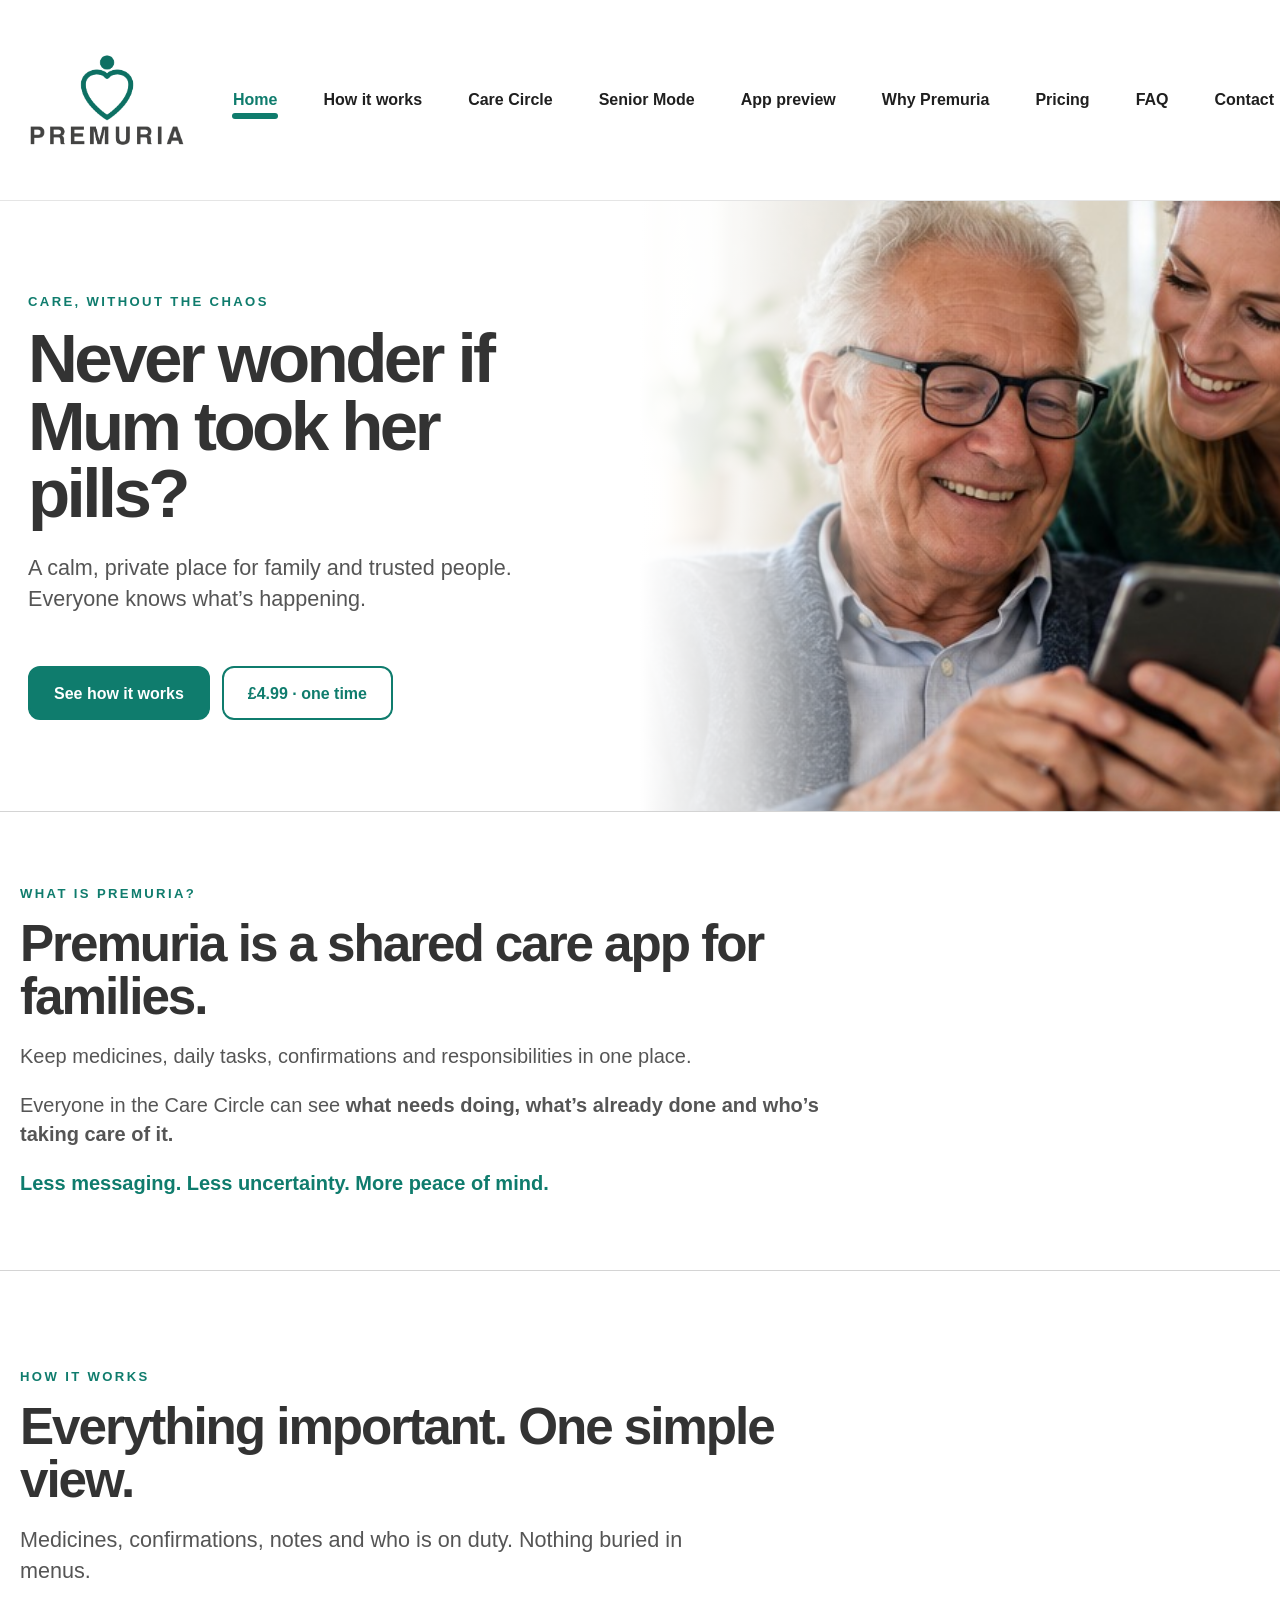
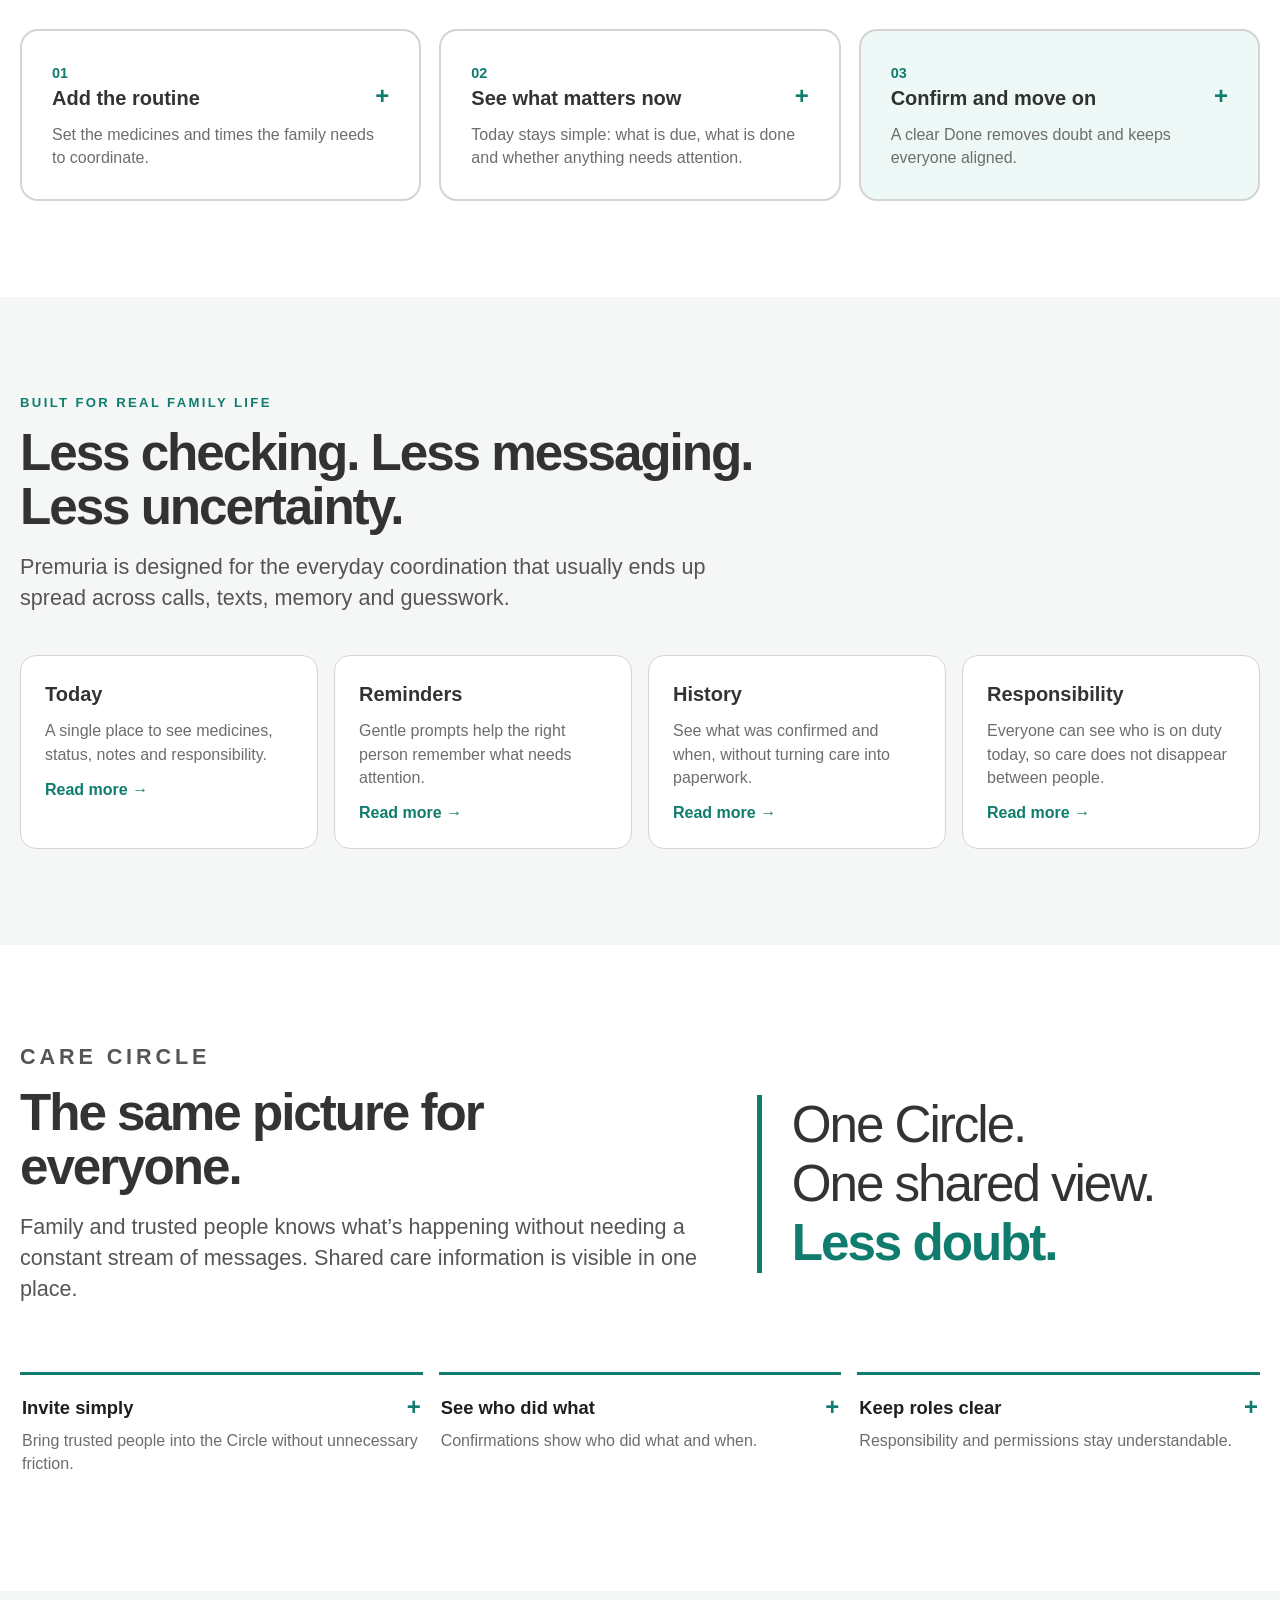
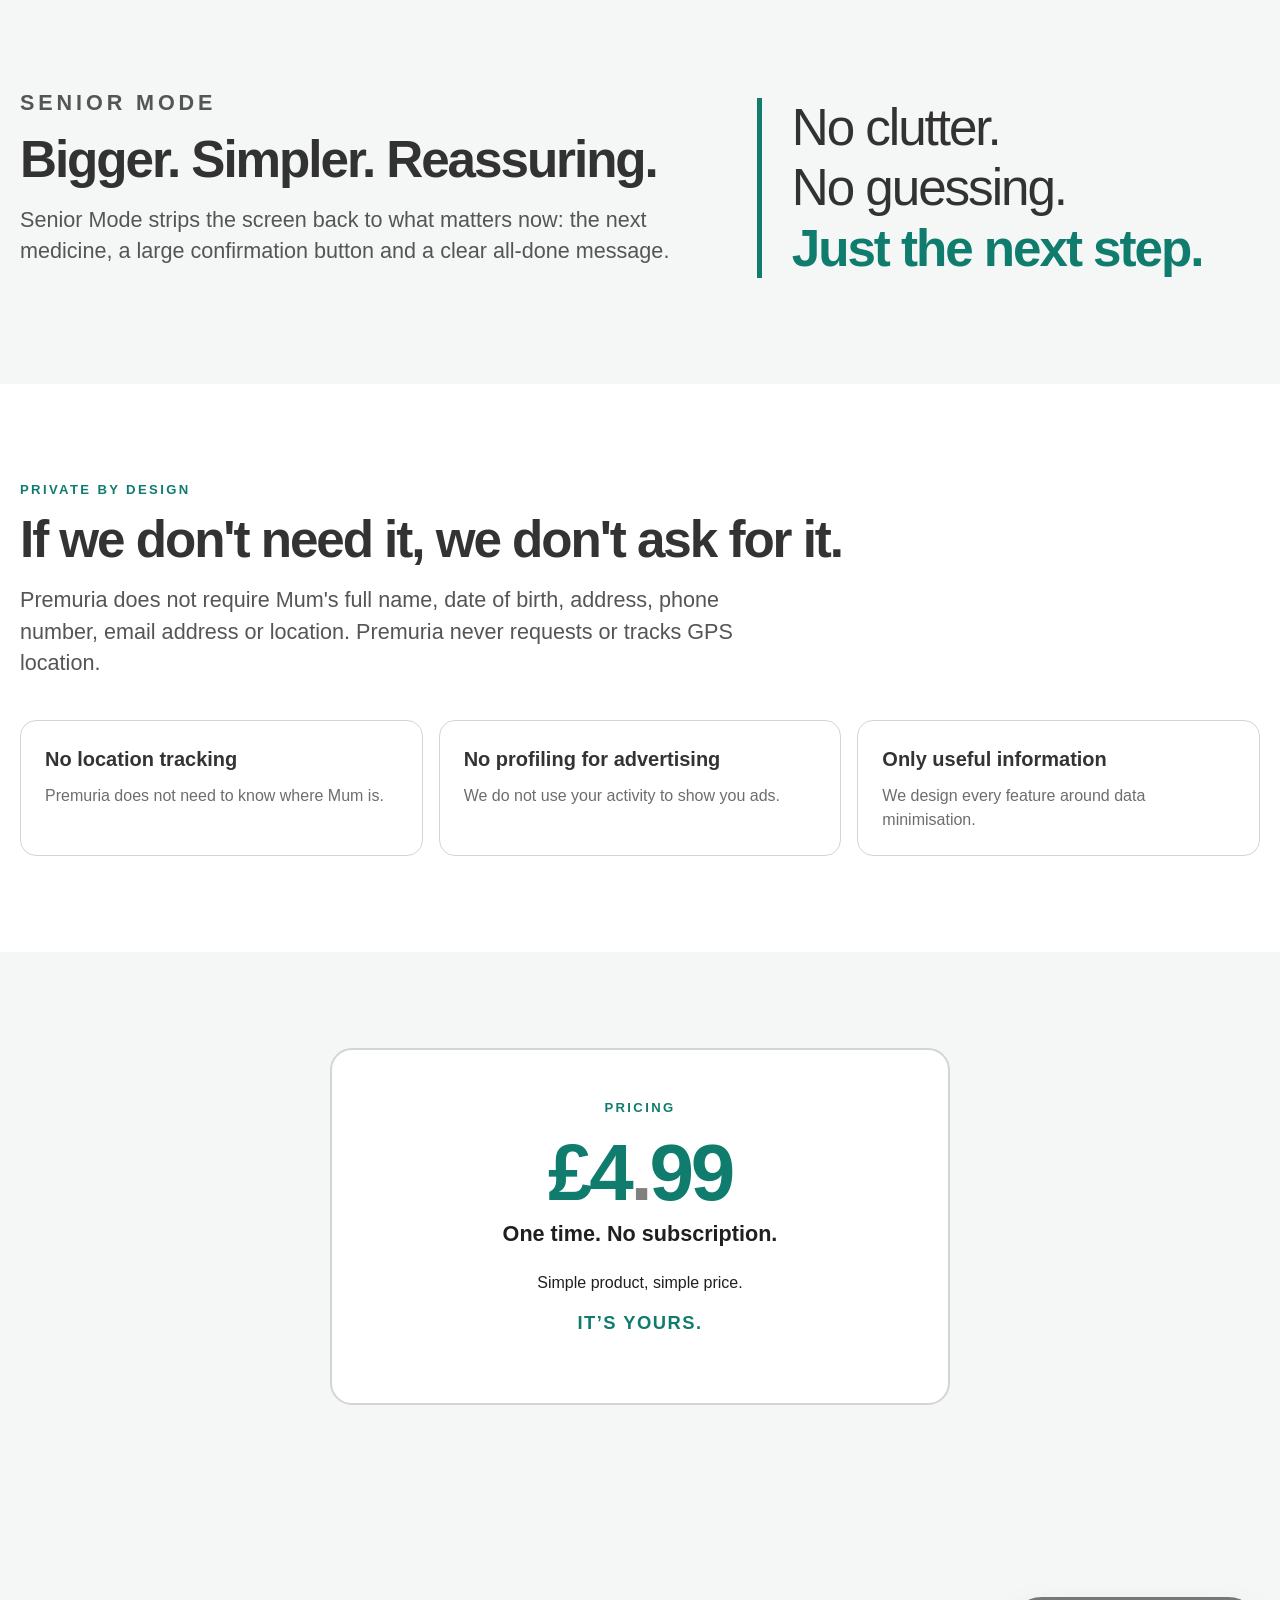
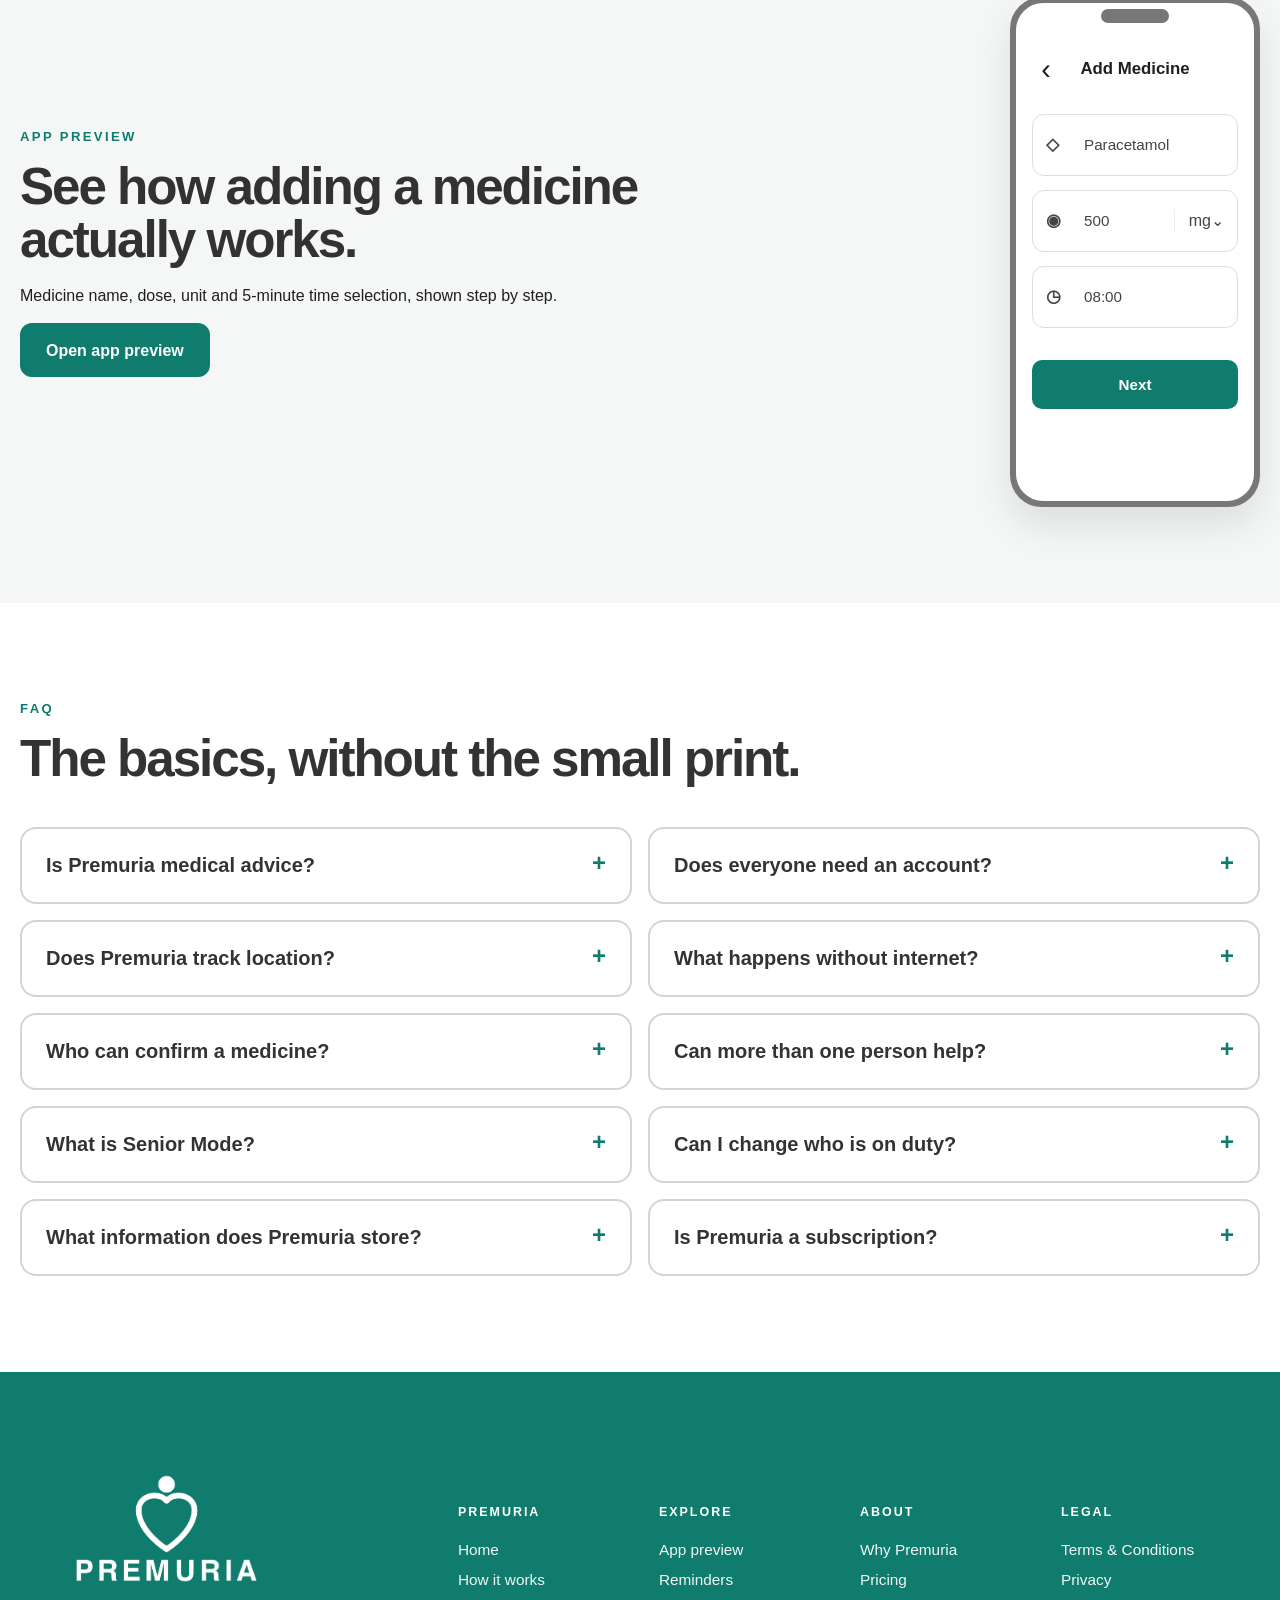
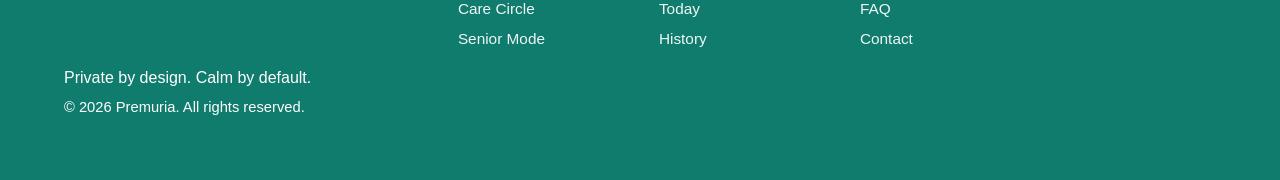
<file: index.html>
<!DOCTYPE html>

<html lang="en">
<head>
<meta charset="utf-8"/>
<meta content="width=device-width, initial-scale=1" name="viewport"/>
<meta content="#0F7C6D" name="theme-color"/>
<title>Premuria — Never wonder if Mum took her pills?</title>
<meta content="Premuria is a calm, private place for families and trusted people to coordinate everyday medicine care." name="description"/>
<link href="styles.css" rel="stylesheet"/>
<link href="assets/favicon.ico" rel="icon" type="image/x-icon"/><link href="assets/favicon-32x32.png" rel="icon" sizes="32x32" type="image/png"/><link href="assets/apple-touch-icon.png" rel="apple-touch-icon" sizes="180x180"/></head>
<body>
<header class="site-header">
<a aria-label="Premuria home" class="brand" href="#top">
<img alt="Premuria" src="assets/premuria-logo.png"/>
</a><button aria-controls="main-navigation" aria-expanded="false" aria-label="Open navigation" class="menu-toggle" type="button"><span></span><span></span><span></span></button>
<nav class="main-nav" id="main-navigation"><a class="current" href="index.html">Home</a><a href="how-it-works.html">How it works</a><a href="responsibility.html">Care Circle</a><a href="senior-mode.html">Senior Mode</a><a href="app-preview.html">App preview</a><a href="why-premuria.html">Why Premuria</a><a href="pricing.html">Pricing</a><a href="index.html#faq">FAQ</a><a href="contact.html">Contact</a></nav>
</header>
<main id="top">
<section class="hero">
<div class="hero-copy-wrap">
<p class="eyebrow">CARE, WITHOUT THE CHAOS</p>
<h1>Never wonder if Mum took her pills?</h1>
<p class="hero-copy">A calm, private place for family and trusted people. Everyone knows what’s happening.</p>
<div class="hero-actions">
<a class="button button-primary" href="how-it-works.html">See how it works</a>
<a class="button button-light" href="pricing.html">£4.99 · one time</a>
</div>
</div>
<div aria-label="A calm home setting with an older person" class="hero-photo" id="heroPhoto" role="img"></div>
</section>
<section class="section home-definition"><div class="definition-inner"><p class="eyebrow">WHAT IS PREMURIA?</p><h2>Premuria is a shared care app for families.</h2><p>Keep medicines, daily tasks, confirmations and responsibilities in one place.</p><p>Everyone in the Care Circle can see <strong>what needs doing, what’s already done and who’s taking care of it.</strong></p><p class="definition-close">Less messaging. Less uncertainty. More peace of mind.</p></div></section><section class="section anchor-section" id="how">
<div class="section-intro">
<p class="eyebrow">HOW IT WORKS</p>
<h2 id="todayHeadline">Everything that matters, at a glance.</h2>
<p>Medicines, confirmations, notes and who is on duty. Nothing buried in menus.</p>
</div>
<div class="cards three">
<article aria-expanded="false" class="card expandable-card" data-expandable="" tabindex="0"><span>01</span><h3>Add the routine <b class="expand-mark">+</b></h3><p>Set the medicines and times the family needs to coordinate.</p><div class="expand-content"><p>Add the medicine name, dose, unit and time in one clear routine. Times use simple 5-minute steps, so the Circle sees the same plan without rebuilding it from messages.</p></div></article>
<article aria-expanded="false" class="card expandable-card" data-expandable="" tabindex="0"><span>02</span><h3>See what matters now <b class="expand-mark">+</b></h3><p>Today stays simple: what is due, what is done and whether anything needs attention.</p><div class="expand-content"><p>Today brings the important information together: upcoming medicines, confirmations, notes, current status and who is on duty. A quick look should be enough to understand the day.</p></div></article>
<article aria-expanded="false" class="card expandable-card useful-info-card" data-expandable="" tabindex="0"><span>03</span><h3>Confirm and move on <b class="expand-mark">+</b></h3><p>A clear Done removes doubt and keeps everyone aligned.</p><div class="expand-content"><p>When someone confirms a medicine, the Circle can see what was done, when it happened and who confirmed it. That simple record reduces duplicate calls and uncertainty.</p></div></article>
</div>
</section>
<section class="section soft">
<div class="section-intro">
<p class="eyebrow">BUILT FOR REAL FAMILY LIFE</p>
<h2>Less checking. Less messaging. Less uncertainty.</h2>
<p>Premuria is designed for the everyday coordination that usually ends up spread across calls, texts, memory and guesswork.</p>
</div>
<div class="feature-grid">
<a class="feature-link" href="today.html"><article><h3>Today</h3><p>A single place to see medicines, status, notes and responsibility.</p><span>Read more →</span></article></a>
<a class="feature-link" href="reminders.html"><article><h3>Reminders</h3><p>Gentle prompts help the right person remember what needs attention.</p><span>Read more →</span></article></a>
<a class="feature-link" href="history.html"><article><h3>History</h3><p>See what was confirmed and when, without turning care into paperwork.</p><span>Read more →</span></article></a>
<a class="feature-link" href="responsibility.html"><article><h3>Responsibility</h3><p>Everyone can see who is on duty today, so care does not disappear between people.</p><span>Read more →</span></article></a>
</div>
</section>
<section class="section anchor-section" id="circle">
<div class="split">
<div>
<p class="eyebrow">CARE CIRCLE</p>
<h2>The same picture for everyone.</h2>
<p>Family and trusted people knows what’s happening without needing a constant stream of messages. Shared care information is visible in one place.</p>
</div>
<div class="statement">One Circle.<br/>One shared view.<br/><strong>Less doubt.</strong></div>
</div>
<div class="mini-cards">
<article aria-expanded="false" class="mini-expand" data-expandable="" tabindex="0"><strong>Invite simply <b class="expand-mark">+</b></strong><span>Bring trusted people into the Circle without unnecessary friction.</span><div class="expand-content"><p>A Care Circle is for the people actually helping: family, friends or trusted volunteers. Invitations should be quick, with no unnecessary setup standing between a person and the shared care view.</p></div></article>
<article aria-expanded="false" class="mini-expand" data-expandable="" tabindex="0"><strong>See who did what <b class="expand-mark">+</b></strong><span>Confirmations show who did what and when.</span><div class="expand-content"><p>When a medicine is marked Done, the shared view makes the action visible to the Circle. That means fewer “Did somebody do it?” messages and a clearer handover between people.</p></div></article>
<article aria-expanded="false" class="mini-expand" data-expandable="" tabindex="0"><strong>Keep roles clear <b class="expand-mark">+</b></strong><span>Responsibility and permissions stay understandable.</span><div class="expand-content"><p>Premuria separates everyday responsibility from administrative control. The person on duty can handle the day while Circle administration remains clear and deliberate.</p></div></article>
</div>
</section>
<section class="section soft anchor-section" id="senior">
<div class="split">
<div>
<p class="eyebrow">SENIOR MODE</p>
<h2>Bigger. Simpler. Reassuring.</h2>
<p>Senior Mode strips the screen back to what matters now: the next medicine, a large confirmation button and a clear all-done message.</p>
</div>
<div class="statement statement-sequence"><span>No clutter.</span><span>No guessing.</span><strong>Just the next step.</strong></div>
</div>
</section>
<section class="section anchor-section" id="privacy">
<div class="section-intro narrow">
<p class="eyebrow">PRIVATE BY DESIGN</p>
<h2>If we don't need it, we don't ask for it.</h2>
<p>Premuria does not require Mum's full name, date of birth, address, phone number, email address or location. Premuria never requests or tracks GPS location.</p>
</div>
<div class="privacy-points">
<article><h3>No location tracking</h3><p>Premuria does not need to know where Mum is.</p></article>
<article><h3>No profiling for advertising</h3><p>We do not use your activity to show you ads.</p></article>
<article><h3>Only useful information</h3><p>We design every feature around data minimisation.</p></article>
</div>
</section>
<section class="section soft anchor-section" id="pricing">
<a class="pricing-card-link" href="pricing.html"><div class="price-card">
<p class="eyebrow">PRICING</p>
<h2 class="home-price"><span>£4</span><span class="decimal-dot">.</span><span>99</span></h2>
<p class="price-sub">One time. No subscription.</p>
<p>Simple product, simple price.</p><p class="home-yours">IT’S YOURS.</p>
</div></a>
</section>
<section class="section app-preview-teaser">
<div>
<p class="eyebrow">APP PREVIEW</p>
<h2>See how adding a medicine actually works.</h2>
<p>Medicine name, dose, unit and 5-minute time selection, shown step by step.</p>
<a class="button button-primary" href="app-preview.html">Open app preview</a>
</div>
<div aria-label="Add Medicine app screen" class="hero-phone add-medicine-phone">
<div class="hero-phone-notch"></div>
<div class="hero-phone-screen">
<div class="add-med-header"><span>‹</span><strong>Add Medicine</strong></div>
<div class="add-med-field"><b>◇</b><span>Paracetamol</span></div>
<div class="add-med-field split"><b>◉</b><span>500</span><em>mg⌄</em></div>
<div class="add-med-field"><b>◷</b><span>08:00</span></div>
<button class="add-med-next" type="button">Next</button>
</div>
</div>
</section>
<section class="section anchor-section" id="faq"><div class="section-intro"><p class="eyebrow">FAQ</p><h2>The basics, without the small print.</h2></div><div class="faq-grid">
<article aria-expanded="false" class="faq-item expandable-card" data-expandable="" tabindex="0"><h3>Is Premuria medical advice?<span class="expand-mark">+</span></h3><div class="expand-content"><p><strong>No.</strong> Premuria does not diagnose, prescribe, recommend treatment, calculate doses or interpret medication. It helps people coordinate practical care information and confirmations. Medical decisions remain between the person receiving care and qualified healthcare professionals.</p></div></article><article aria-expanded="false" class="faq-item expandable-card" data-expandable="" tabindex="0"><h3>Does everyone need an account?<span class="expand-mark">+</span></h3><div class="expand-content"><p><strong>NO.</strong> Premuria is designed to keep joining a Care Circle simple. The exact invitation and access flow will be finalised before release, without asking people for information we do not need.</p></div></article><article aria-expanded="false" class="faq-item expandable-card" data-expandable="" tabindex="0"><h3>Does Premuria track location?<span class="expand-mark">+</span></h3><div class="expand-content"><p><strong>No.</strong> Premuria does not need to know where Mum is. It does not request or track GPS location.</p></div></article><article aria-expanded="false" class="faq-item expandable-card" data-expandable="" tabindex="0"><h3>What happens without internet?<span class="expand-mark">+</span></h3><div class="expand-content"><p>The goal is for useful information already available on the device to remain accessible during a connection problem, then synchronize shared changes when connectivity returns. Exact offline behaviour will depend on the final production sync architecture.</p></div></article><article aria-expanded="false" class="faq-item expandable-card" data-expandable="" tabindex="0"><h3>Who can confirm a medicine?<span class="expand-mark">+</span></h3><div class="expand-content"><p>The person who is on duty can confirm that a scheduled medicine has been taken. The confirmation is then visible to the Care Circle, including who confirmed it and when.</p></div></article><article aria-expanded="false" class="faq-item expandable-card" data-expandable="" tabindex="0"><h3>Can more than one person help?<span class="expand-mark">+</span></h3><div class="expand-content"><p><strong>Yes.</strong> Family members, friends or other trusted people can be part of the same Care Circle and share the practical work without losing the shared picture.</p></div></article><article aria-expanded="false" class="faq-item expandable-card" data-expandable="" tabindex="0"><h3>What is Senior Mode?<span class="expand-mark">+</span></h3><div class="expand-content"><p>Senior Mode is a deliberately simpler view with larger information and one clear action at a time. It focuses on the next medicine, a large DONE button and a clear ALL DONE state.</p></div></article><article aria-expanded="false" class="faq-item expandable-card" data-expandable="" tabindex="0"><h3>Can I change who is on duty?<span class="expand-mark">+</span></h3><div class="expand-content"><p><strong>Yes.</strong> Responsibility can change when plans change. The Care Circle can see who is currently on duty so handovers stay clear.</p></div></article><article aria-expanded="false" class="faq-item expandable-card" data-expandable="" tabindex="0"><h3>What information does Premuria store?<span class="expand-mark">+</span></h3><div class="expand-content"><p>Only information useful for coordinating care, such as medicines, confirmations, notes, Circle members and responsibility. Premuria does not need a full name, date of birth, address, NHS number, diagnosis or GPS location for the person receiving care.</p></div></article><article aria-expanded="false" class="faq-item expandable-card" data-expandable="" tabindex="0"><h3>Is Premuria a subscription?<span class="expand-mark">+</span></h3><div class="expand-content"><p><strong>No.</strong> The planned price is £4.99 as a one-time purchase. No monthly subscription and no annual renewal.</p></div></article></div></section>
</main>
<footer class="site-footer"><div class="footer-inner"><div class="footer-brand"><img alt="Premuria" src="assets/premuria-logo.png"/><p>Private by design. Calm by default.</p><p class="copyright">© 2026 Premuria. All rights reserved.</p></div><div class="footer-links"><div><h4>PREMURIA</h4><a href="index.html">Home</a><a href="how-it-works.html">How it works</a><a href="responsibility.html">Care Circle</a><a href="senior-mode.html">Senior Mode</a></div><div><h4>EXPLORE</h4><a href="app-preview.html">App preview</a><a href="reminders.html">Reminders</a><a href="today.html">Today</a><a href="history.html">History</a></div><div><h4>ABOUT</h4><a href="why-premuria.html">Why Premuria</a><a href="pricing.html">Pricing</a><a href="index.html#faq">FAQ</a><a href="contact.html">Contact</a></div><div><h4>LEGAL</h4><a href="terms.html">Terms &amp; Conditions</a><a href="privacy.html">Privacy</a></div></div></div></footer>
<script>
(function(){
  const headlines = ['Everything that matters, at a glance.','The day, made simple.','Everything important. One simple view.','The important things, all in one place.','One look. You know what’s happening.'];
  const headline=document.getElementById('todayHeadline'); if(headline) headline.textContent=headlines[Math.floor(Math.random()*headlines.length)];
  const photos = ['assets/hero-1.jpg'];
  const pick = photos[Math.floor(Math.random()*photos.length)];
  const hero = document.getElementById('heroPhoto');
  if(hero) hero.style.backgroundImage = `linear-gradient(90deg, rgba(255,255,255,1) 0%, rgba(255,255,255,.82) 16%, rgba(255,255,255,0) 42%), url("${pick}")`;
})();
</script>
<script>
document.querySelectorAll('[data-expandable]').forEach(card=>{
  const toggle=()=>{
    const open=card.classList.toggle('open');
    card.setAttribute('aria-expanded', open ? 'true' : 'false');
    const mark=card.querySelector('.expand-mark');
    if(mark) mark.textContent=open?'−':'+';
  };
  card.addEventListener('click',e=>{
    if(e.target.closest('a')) return;
    toggle();
  });
  card.addEventListener('keydown',e=>{
    if(e.key==='Enter'||e.key===' '){e.preventDefault();toggle();}
  });
});
</script>
<script>(function(){const h=document.getElementById('dayHeadline');if(!h)return;const lines=['Everything that matters, at a glance.','The day, made simple.','Everything important. One simple view.','The important things, all in one place.','One look. You know what’s happening.'];h.textContent=lines[Math.floor(Math.random()*lines.length)];})();</script><script>
(function(){
  var button=document.querySelector('.menu-toggle');
  var nav=document.querySelector('.main-nav');
  if(!button||!nav) return;
  nav.id='main-navigation';
  function closeMenu(){document.body.classList.remove('menu-open');button.setAttribute('aria-expanded','false');button.setAttribute('aria-label','Open navigation');}
  button.addEventListener('click',function(){var open=document.body.classList.toggle('menu-open');button.setAttribute('aria-expanded',open?'true':'false');button.setAttribute('aria-label',open?'Close navigation':'Open navigation');});
  nav.querySelectorAll('a').forEach(function(a){a.addEventListener('click',closeMenu);});
  window.addEventListener('resize',function(){if(window.innerWidth>900) closeMenu();});
  document.addEventListener('keydown',function(e){if(e.key==='Escape') closeMenu();});
})();
</script></body>
</html>
</file>
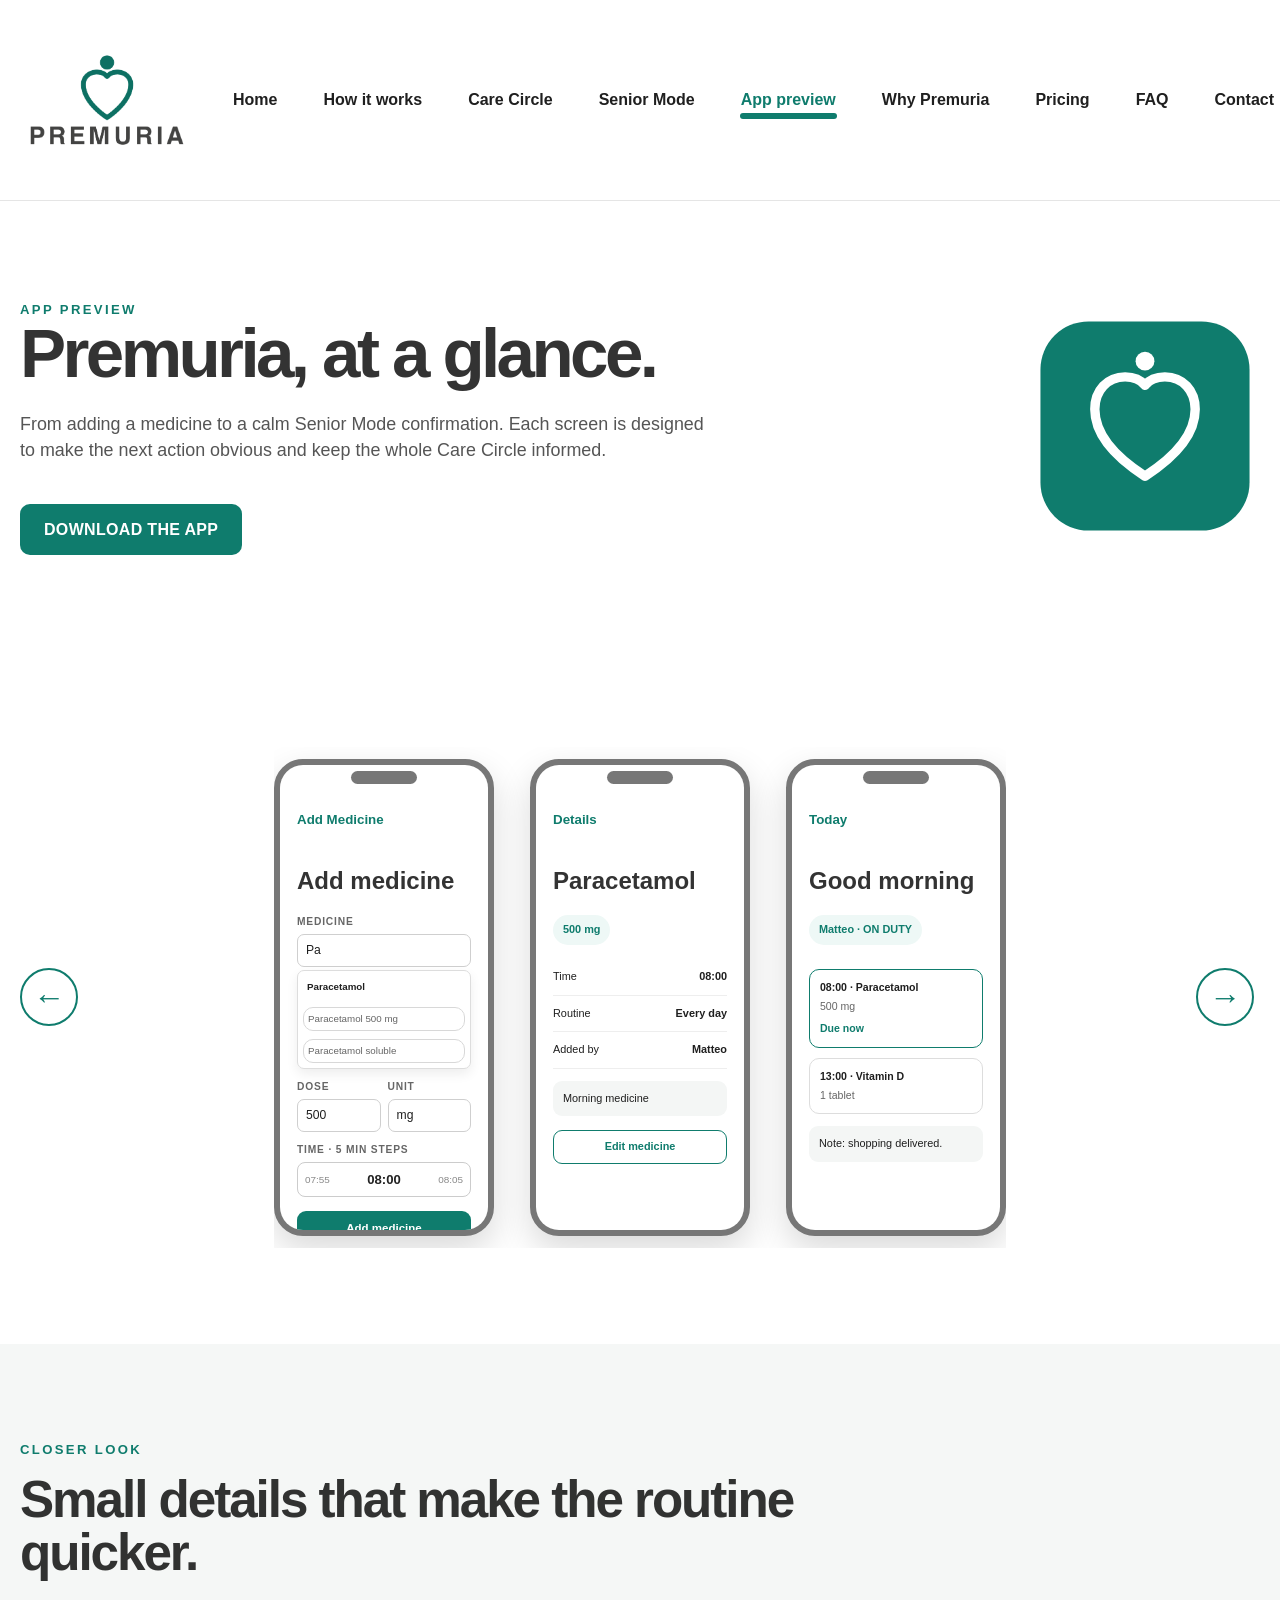
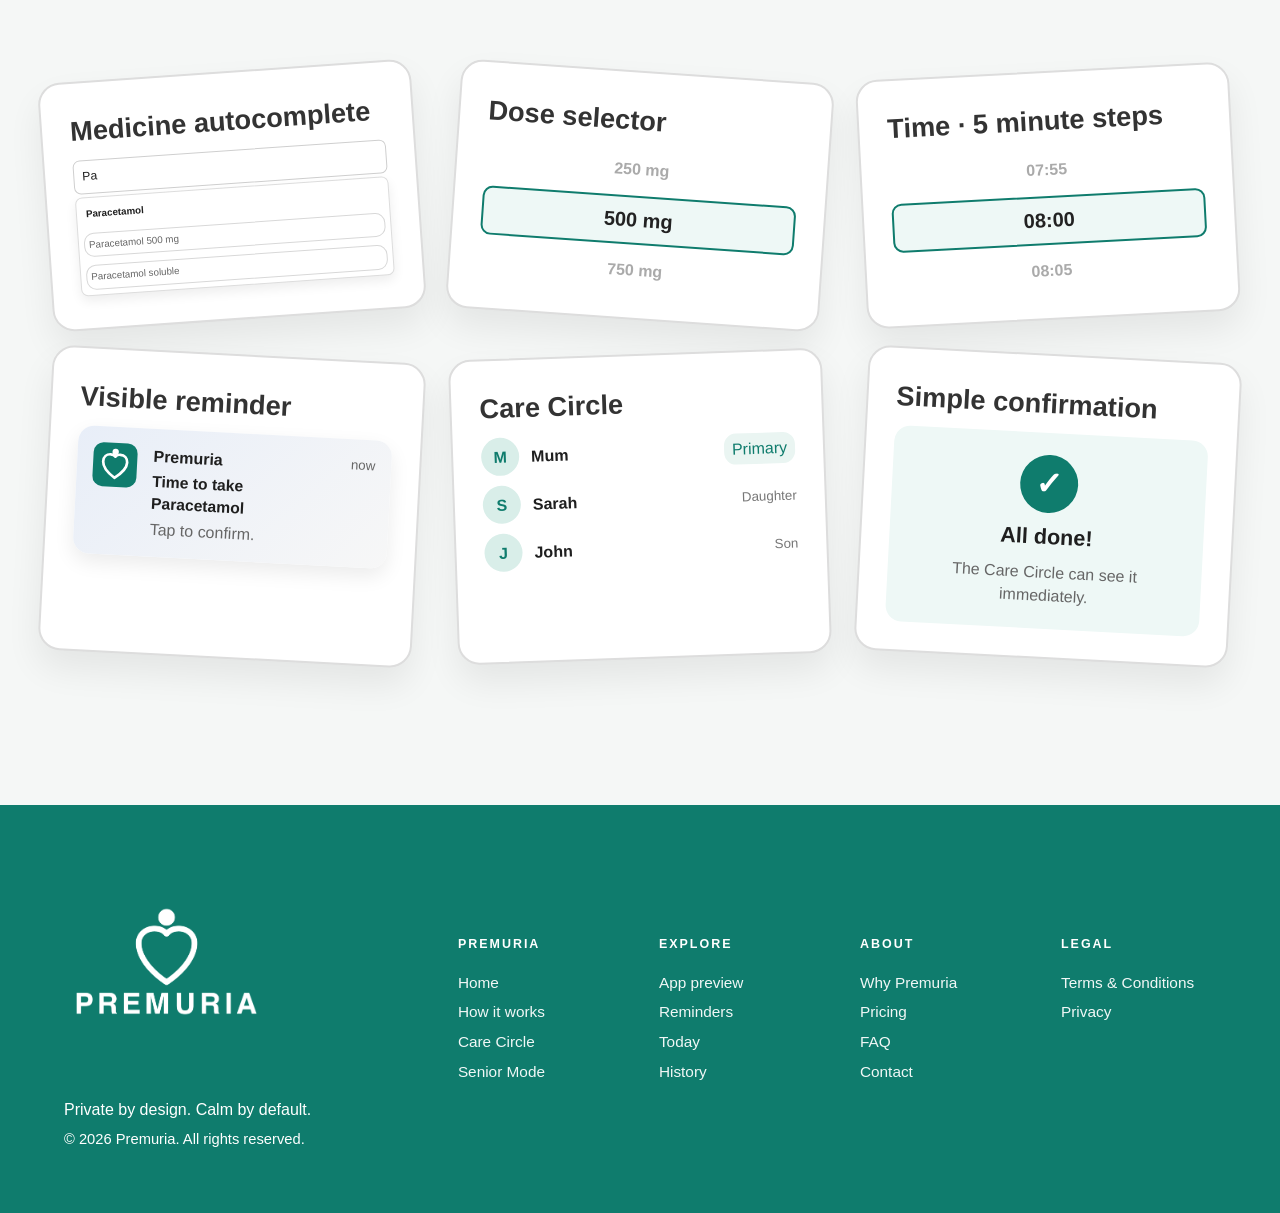
<file: app-preview.html>
<!DOCTYPE html>
<html lang="en"><head><meta charset="utf-8"/>
<meta content="width=device-width,initial-scale=1" name="viewport"/>
<title>App preview — Premuria</title><link href="styles.css" rel="stylesheet"/><link href="assets/favicon.ico" rel="icon" type="image/x-icon"/><link href="assets/favicon-32x32.png" rel="icon" sizes="32x32" type="image/png"/><link href="assets/apple-touch-icon.png" rel="apple-touch-icon" sizes="180x180"/></head><body>
<header class="site-header">
<a class="brand" href="index.html"><img alt="Premuria" src="assets/premuria-logo.png"/></a><button aria-controls="main-navigation" aria-expanded="false" aria-label="Open navigation" class="menu-toggle" type="button"><span></span><span></span><span></span></button>
<nav class="main-nav" id="main-navigation"><a href="index.html">Home</a><a href="how-it-works.html">How it works</a><a href="responsibility.html">Care Circle</a><a href="senior-mode.html">Senior Mode</a><a class="current" href="app-preview.html">App preview</a><a href="why-premuria.html">Why Premuria</a><a href="pricing.html">Pricing</a><a href="index.html#faq">FAQ</a><a href="contact.html">Contact</a></nav>
</header>
<main><section class="section app-preview-hero"><div><span class="eyebrow">APP PREVIEW</span><h1>Premuria, at a glance.</h1><p>From adding a medicine to a calm Senior Mode confirmation. Each screen is designed to make the next action obvious and keep the whole Care Circle informed.</p><a aria-label="Download the Premuria app" class="download-app-button" href="#">DOWNLOAD THE APP</a></div><div aria-label="Premuria app icon" class="app-store-icon"><svg role="img" viewbox="0 0 220 220"><rect fill="#0F7C6D" height="200" rx="46" width="200" x="10" y="10"></rect><circle cx="110" cy="48" fill="white" r="9"></circle><path d="M110 158C79 138 62 116 62 94c0-18 12-31 29-31 9 0 15 3 19 8 4-5 10-8 19-8 17 0 29 13 29 31 0 22-17 44-48 64z" fill="none" stroke="white" stroke-linecap="round" stroke-linejoin="round" stroke-width="9"></path></svg></div></section><section class="section preview-carousel"><button aria-label="Previous screens" class="preview-arrow left">←</button><div class="phone-viewport" id="phoneViewport"><div class="phone-track"><div class="phone"><div class="phone-notch"></div><div class="phone-screen"><small>Add Medicine</small><h3>Add medicine</h3><label>Medicine</label><div class="ui-field">Pa</div><div class="suggestions"><b>Paracetamol</b><span>Paracetamol 500 mg</span><span>Paracetamol soluble</span></div><div class="ui-row"><div><label>Dose</label><div class="ui-field">500</div></div><div><label>Unit</label><div class="ui-field">mg</div></div></div><label>Time · 5 min steps</label><div class="time-picker"><span>07:55</span><b>08:00</b><span>08:05</span></div><div class="mini-action">Add medicine</div></div></div><div class="phone"><div class="phone-notch"></div><div class="phone-screen"><small>Details</small><h3>Paracetamol</h3><div class="medicine-pill">500 mg</div><div class="info-line"><span>Time</span><b>08:00</b></div><div class="info-line"><span>Routine</span><b>Every day</b></div><div class="info-line"><span>Added by</span><b>Matteo</b></div><div class="note-box">Morning medicine</div><div class="mini-outline">Edit medicine</div></div></div><div class="phone"><div class="phone-notch"></div><div class="phone-screen"><small>Today</small><h3>Good morning</h3><div class="status-chip">Matteo · ON DUTY</div><div class="medicine-card due"><b>08:00 · Paracetamol</b><span>500 mg</span><em>Due now</em></div><div class="medicine-card"><b>13:00 · Vitamin D</b><span>1 tablet</span></div><div class="note-box">Note: shopping delivered.</div></div></div><div class="phone"><div class="phone-notch"></div><div class="phone-screen"><small>Done ✓</small><div class="success-ring">✓</div><h3>Paracetamol</h3><p>500 mg · 08:00</p><div class="done-banner">DONE · 08:02</div><p class="muted-small">Confirmed by Matteo</p><div class="mini-outline">View today</div></div></div><div class="phone"><div class="phone-notch"></div><div class="phone-screen"><small>History</small><h3>Today</h3><div class="timeline"><div><b>08:02</b><span>Paracetamol · Done</span><small>Matteo</small></div><div><b>07:45</b><span>On duty changed</span><small>Matteo</small></div><div><b>Yesterday</b><span>Evening medicine · Done</span><small>Anna</small></div></div></div></div><div class="phone"><div class="phone-notch"></div><div class="phone-screen"><small>Who’s on duty</small><h3>Care Circle</h3><div class="avatar-row"><span>M</span><div><b>Matteo</b><small>ON DUTY</small></div></div><div class="shift-card"><span>Today</span><b>08:00 → 18:00</b></div><div class="avatar-row muted"><span>A</span><div><b>Anna</b><small>Family</small></div></div><div class="avatar-row muted"><span>R</span><div><b>Romeo</b><small>Family</small></div></div></div></div><div class="phone showcase-phone"><div class="phone-notch"></div><div class="phone-screen showcase-today"><small>TODAY</small><h3>Good morning</h3><div class="showcase-duty"><span>S</span><div><b>Sarah is on duty</b><small>Until 20:00</small></div></div><div class="showcase-next"><small>NEXT MEDICINE</small><strong>08:00</strong><b>Paracetamol</b><span>500 mg</span><em>Due now</em></div><div class="showcase-progress"><b>Today</b><span>2 of 4 complete</span></div></div></div><div class="phone showcase-phone"><div class="phone-notch"></div><div class="phone-screen showcase-activity"><small>CARE CIRCLE</small><h3>Everyone sees the same picture.</h3><div class="activity-status"><span>✓</span><div><b>Paracetamol confirmed</b><small>08:02 · Sarah</small></div></div><div class="activity-status"><span>↔</span><div><b>Handover complete</b><small>Sarah is on duty today</small></div></div><div class="activity-note"><b>Mum</b><p>Morning routine is all on track.</p></div><div class="avatar-strip"><i>M</i><i>S</i><i>J</i><strong>Care Circle</strong></div></div></div><div class="phone"><div class="phone-notch"></div><div class="phone-screen senior-screen"><small>Senior Mode</small><div class="senior-time">08:00</div><h3>Paracetamol</h3><div class="senior-dose">500 mg</div><div class="senior-done">DONE</div><p class="muted-small">One thing at a time.</p></div></div><div class="phone"><div class="phone-notch"></div><div class="phone-screen senior-screen"><small>Senior Mode</small><div class="success-ring large">✓</div><h3>Done</h3><p>Paracetamol · 500 mg</p><div class="reassure">Perfect. That’s taken care of.</div><div class="mini-outline">Back to Senior Mode</div></div></div><div class="phone"><div class="phone-notch"></div><div class="phone-screen senior-screen"><small>All done</small><div class="success-ring large">✓</div><h3>ALL DONE</h3><p>Everything for now.</p><div class="reassure">You’re all set.</div><div class="mini-outline">Senior Mode Preferences</div></div></div></div></div><button aria-label="Next screens" class="preview-arrow right">→</button></section><section class="section soft preview-details"><div class="section-intro"><p class="eyebrow">CLOSER LOOK</p><h2>Small details that make the routine quicker.</h2></div><div class="detail-zooms"><article class="detail-zoom"><h3>Medicine autocomplete</h3><div class="ui-field">Pa</div><div class="suggestions"><b>Paracetamol</b><span>Paracetamol 500 mg</span><span>Paracetamol soluble</span></div></article><article class="detail-zoom"><h3>Dose selector</h3><div class="wheel"><span>250 mg</span><span class="selected">500 mg</span><span>750 mg</span></div></article><article class="detail-zoom"><h3>Time · 5 minute steps</h3><div class="wheel"><span>07:55</span><span class="selected">08:00</span><span>08:05</span></div></article><article class="detail-zoom"><h3>Visible reminder</h3><div class="notification-demo"><div aria-hidden="true" class="notification-icon"><svg viewbox="0 0 44 44"><circle cx="22" cy="9" fill="white" r="3.2"></circle><path d="M22 35C14 29.5 10 24.3 10 19.2c0-4.5 3.1-7.5 7.2-7.5 2.2 0 3.8.8 4.8 2.1 1-1.3 2.6-2.1 4.8-2.1 4.1 0 7.2 3 7.2 7.5 0 5.1-4 10.3-12 15.8z" fill="none" stroke="white" stroke-linecap="round" stroke-linejoin="round" stroke-width="2.7"></path></svg></div><div><b>Premuria</b><strong>Time to take Paracetamol</strong><span>Tap to confirm.</span></div><small>now</small></div></article><article class="detail-zoom"><h3>Care Circle</h3><div class="circle-demo"><p><i>M</i><b>Mum</b><span>Primary</span></p><p><i>S</i><b>Sarah</b><small>Daughter</small></p><p><i>J</i><b>John</b><small>Son</small></p></div></article><article class="detail-zoom"><h3>Simple confirmation</h3><div class="confirmation-demo"><b>✓</b><strong>All done!</strong><span>The Care Circle can see it immediately.</span></div></article></div></section></main><footer class="site-footer"><div class="footer-inner"><div class="footer-brand"><img alt="Premuria" src="assets/premuria-logo.png"/><p>Private by design. Calm by default.</p><p class="copyright">© 2026 Premuria. All rights reserved.</p></div><div class="footer-links"><div><h4>PREMURIA</h4><a href="index.html">Home</a><a href="how-it-works.html">How it works</a><a href="responsibility.html">Care Circle</a><a href="senior-mode.html">Senior Mode</a></div><div><h4>EXPLORE</h4><a href="app-preview.html">App preview</a><a href="reminders.html">Reminders</a><a href="today.html">Today</a><a href="history.html">History</a></div><div><h4>ABOUT</h4><a href="why-premuria.html">Why Premuria</a><a href="pricing.html">Pricing</a><a href="index.html#faq">FAQ</a><a href="contact.html">Contact</a></div><div><h4>LEGAL</h4><a href="terms.html">Terms &amp; Conditions</a><a href="privacy.html">Privacy</a></div></div></div></footer><script>(function(){const v=document.getElementById('phoneViewport');const step=3;function amount(){const p=v.querySelector('.phone');return p.offsetWidth*step+36*(step-1)}document.querySelector('.preview-arrow.right').onclick=()=>v.scrollBy({left:amount(),behavior:'smooth'});document.querySelector('.preview-arrow.left').onclick=()=>v.scrollBy({left:-amount(),behavior:'smooth'});v.addEventListener('wheel',e=>{if(Math.abs(e.deltaX)>0||e.shiftKey){e.preventDefault();v.scrollLeft+=e.deltaX||e.deltaY}},{passive:false});})();</script><script>
(function(){
  var button=document.querySelector('.menu-toggle');
  var nav=document.querySelector('.main-nav');
  if(!button||!nav) return;
  nav.id='main-navigation';
  function closeMenu(){document.body.classList.remove('menu-open');button.setAttribute('aria-expanded','false');button.setAttribute('aria-label','Open navigation');}
  button.addEventListener('click',function(){var open=document.body.classList.toggle('menu-open');button.setAttribute('aria-expanded',open?'true':'false');button.setAttribute('aria-label',open?'Close navigation':'Open navigation');});
  nav.querySelectorAll('a').forEach(function(a){a.addEventListener('click',closeMenu);});
  window.addEventListener('resize',function(){if(window.innerWidth>900) closeMenu();});
  document.addEventListener('keydown',function(e){if(e.key==='Escape') closeMenu();});
})();
</script></body></html>
</file>
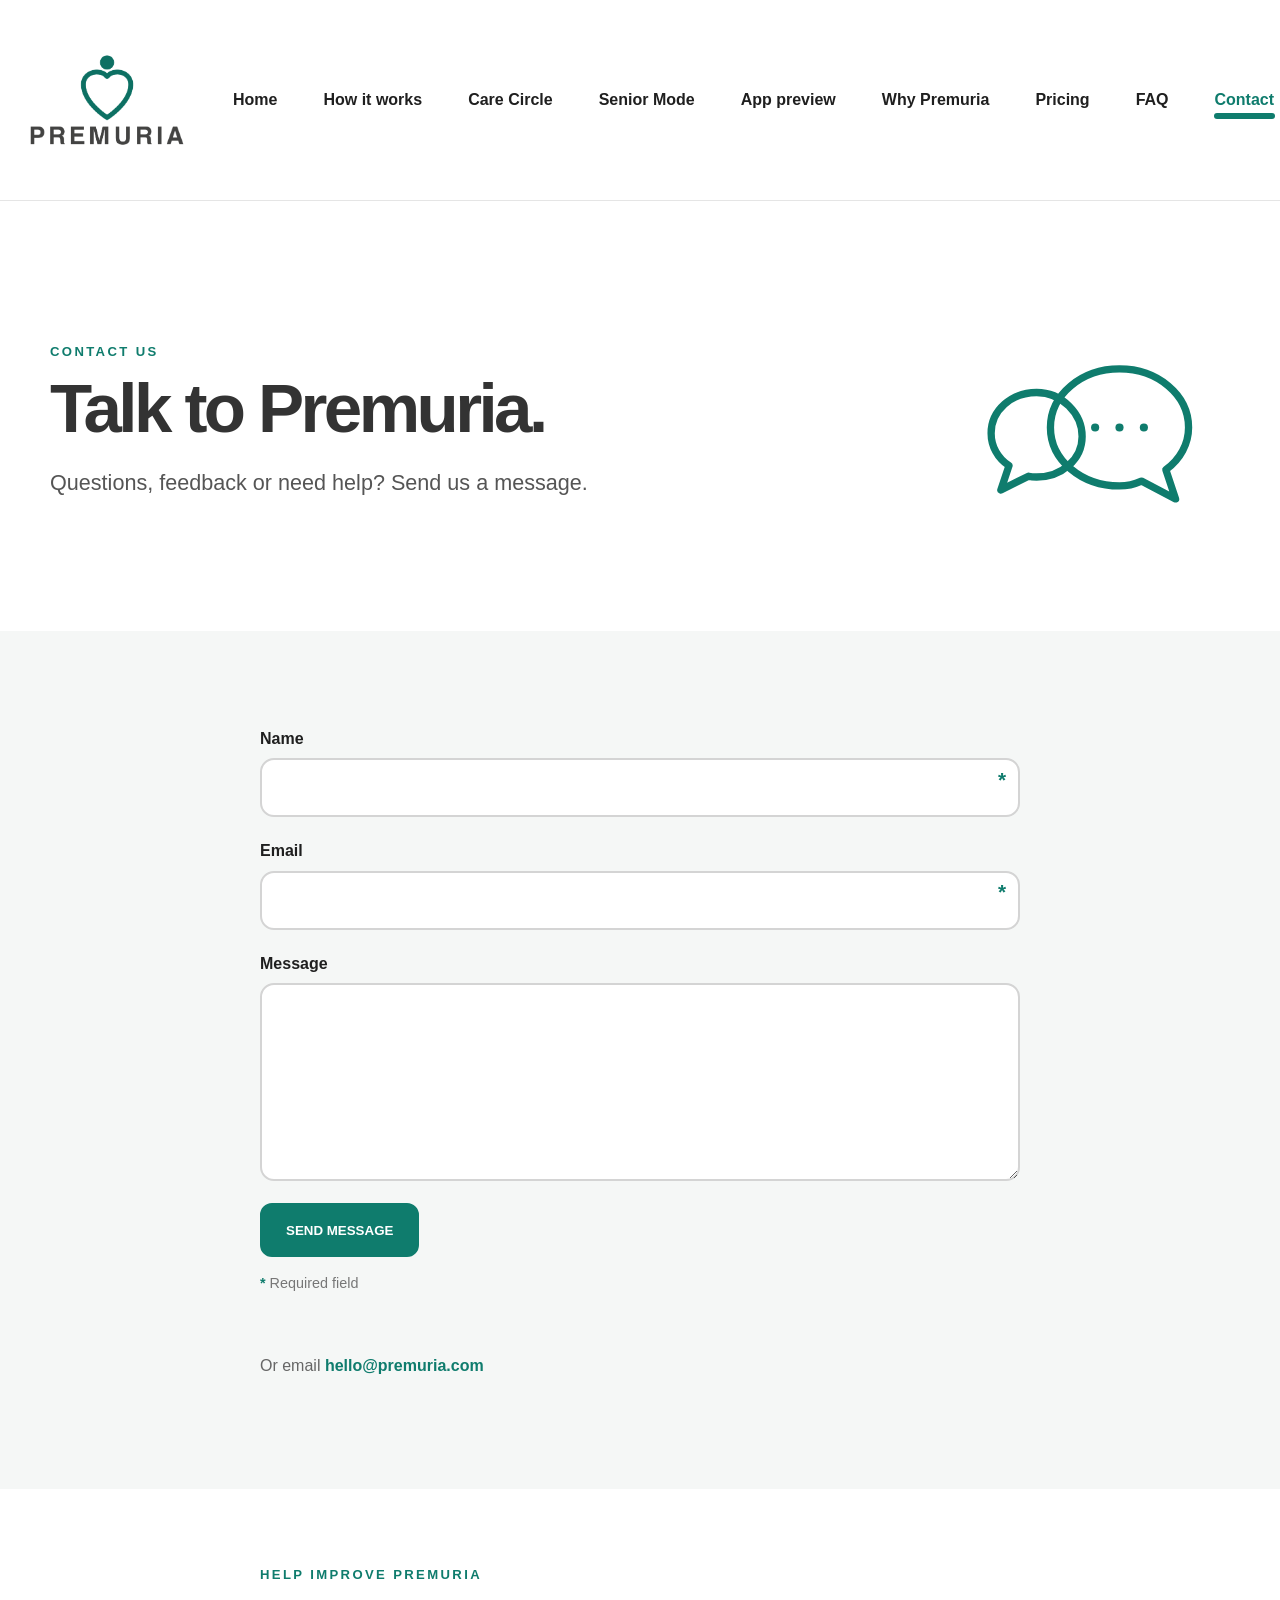
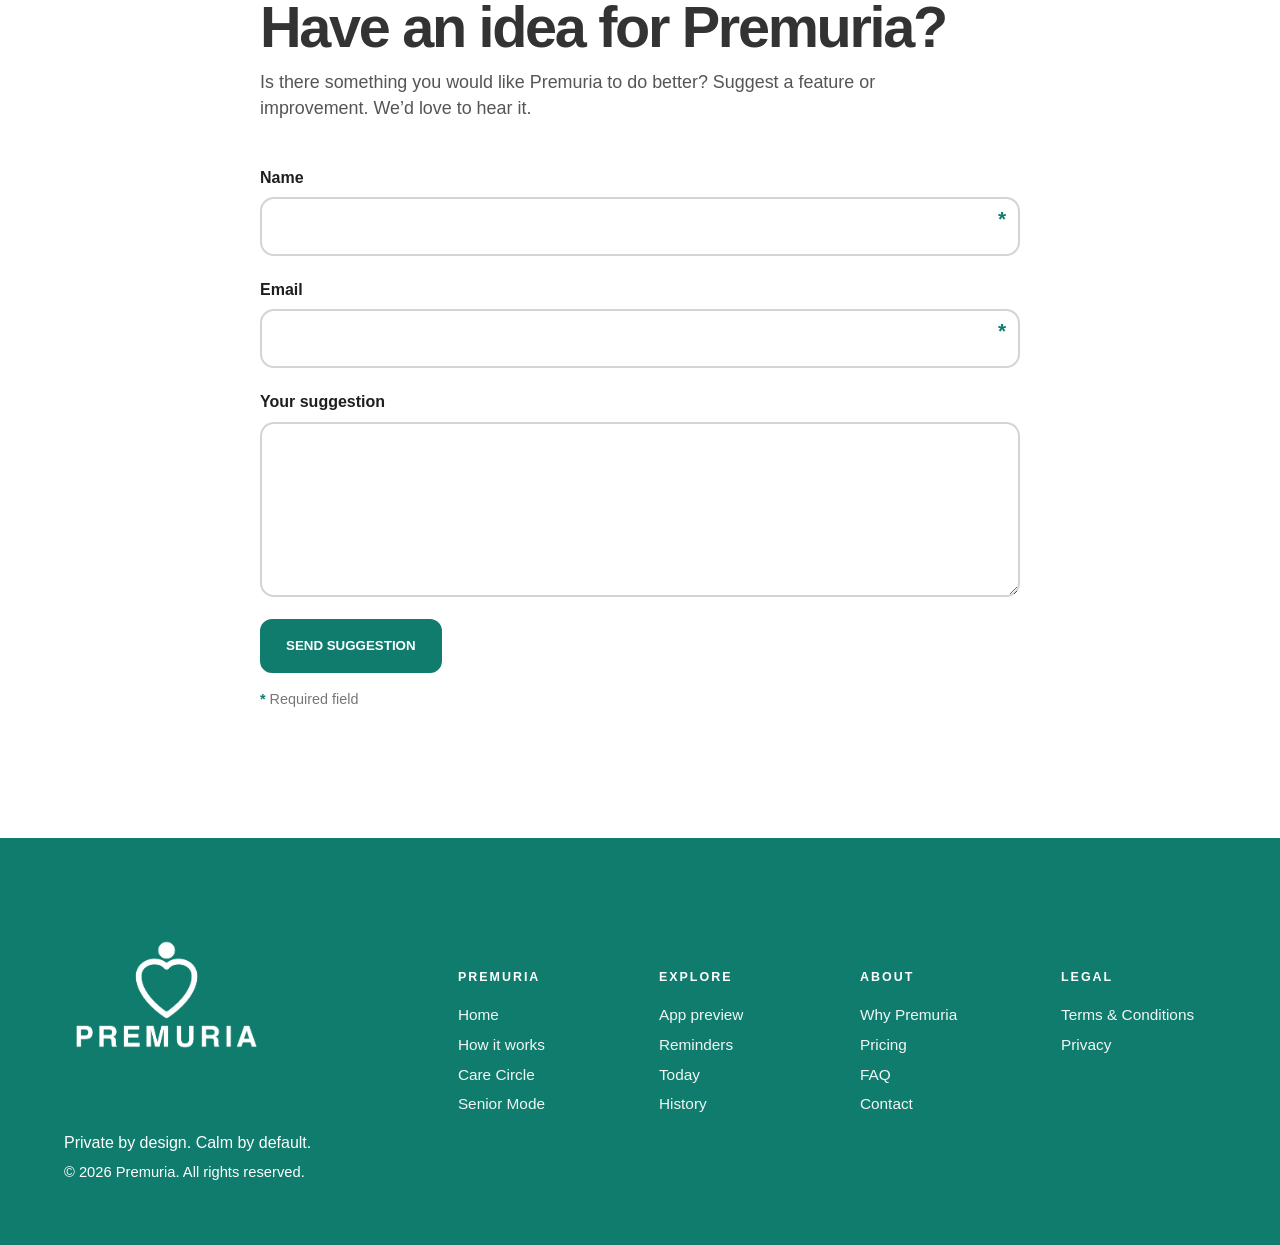
<file: contact.html>
<!DOCTYPE html>
<html lang="en"><head><meta charset="utf-8"/><meta content="width=device-width,initial-scale=1" name="viewport"/><title>Contact — Premuria</title><link href="styles.css" rel="stylesheet"/><link href="assets/favicon.ico" rel="icon" type="image/x-icon"/><link href="assets/favicon-32x32.png" rel="icon" sizes="32x32" type="image/png"/><link href="assets/apple-touch-icon.png" rel="apple-touch-icon" sizes="180x180"/></head><body><header class="site-header"><a class="brand" href="index.html"><img alt="Premuria" src="assets/premuria-logo.png"/></a><button aria-controls="main-navigation" aria-expanded="false" aria-label="Open navigation" class="menu-toggle" type="button"><span></span><span></span><span></span></button><nav class="main-nav" id="main-navigation"><a href="index.html">Home</a><a href="how-it-works.html">How it works</a><a href="responsibility.html">Care Circle</a><a href="senior-mode.html">Senior Mode</a><a href="app-preview.html">App preview</a><a href="why-premuria.html">Why Premuria</a><a href="pricing.html">Pricing</a><a href="index.html#faq">FAQ</a><a class="current" href="contact.html">Contact</a></nav></header><main><section class="section page-hero contact-hero"><div class="contact-hero-copy"><p class="eyebrow">CONTACT US</p><h1>Talk to Premuria.</h1><p class="hero-copy">Questions, feedback or need help? Send us a message.</p></div><div aria-hidden="true" class="contact-chat-icon"><svg fill="none" viewbox="0 0 320 240" xmlns="http://www.w3.org/2000/svg"><g stroke="currentColor" stroke-linecap="round" stroke-linejoin="round" stroke-width="9"><path d="M82 72c-31 0-56 22-56 50 0 16 8 31 22 40l-10 30 34-17c4 1 7 1 10 1 31 0 56-22 56-50S113 72 82 72Z"></path><path d="M184 43c47 0 85 32 85 72 0 20-10 39-28 52l12 36-42-22c-9 4-18 6-27 6-47 0-85-32-85-72s38-72 85-72Z"></path><circle cx="154" cy="115" fill="currentColor" r="5" stroke="none"></circle><circle cx="184" cy="115" fill="currentColor" r="5" stroke="none"></circle><circle cx="214" cy="115" fill="currentColor" r="5" stroke="none"></circle></g></svg></div></section><section class="section soft"><form class="contact-form" id="contactForm"><label>Name <span aria-label="required" class="required-star">*</span><input autocomplete="name" name="name" required=""/></label><label>Email <span aria-label="required" class="required-star">*</span><input autocomplete="email" name="email" required="" type="email"/></label><label>Message<textarea name="message" rows="7"></textarea></label><button class="button button-primary" type="submit">SEND MESSAGE</button><p class="required-note"><span class="star">*</span> Required field</p><p aria-live="polite" class="form-status" id="formStatus"></p><p class="contact-email">Or email <a href="#" id="helloLink"></a></p></form></section><section class="section suggestion-section"><div class="suggestion-intro"><p class="eyebrow">HELP IMPROVE PREMURIA</p><h2>Have an idea for Premuria?</h2><p>Is there something you would like Premuria to do better? Suggest a feature or improvement. We’d love to hear it.</p></div><form class="contact-form suggestion-form" id="suggestionForm"><label>Name <span aria-label="required" class="required-star">*</span><input autocomplete="name" name="name" required=""/></label><label>Email <span aria-label="required" class="required-star">*</span><input autocomplete="email" name="email" required="" type="email"/></label><label>Your suggestion<textarea name="suggestion" required="" rows="6"></textarea></label><button class="button button-primary" type="submit">SEND SUGGESTION</button><p class="required-note"><span class="star">*</span> Required field</p><p aria-live="polite" class="form-status" id="suggestionStatus"></p></form></section></main><footer class="site-footer"><div class="footer-inner"><div class="footer-brand"><img alt="Premuria" src="assets/premuria-logo.png"/><p>Private by design. Calm by default.</p><p class="copyright">© 2026 Premuria. All rights reserved.</p></div><div class="footer-links"><div><h4>PREMURIA</h4><a href="index.html">Home</a><a href="how-it-works.html">How it works</a><a href="responsibility.html">Care Circle</a><a href="senior-mode.html">Senior Mode</a></div><div><h4>EXPLORE</h4><a href="app-preview.html">App preview</a><a href="reminders.html">Reminders</a><a href="today.html">Today</a><a href="history.html">History</a></div><div><h4>ABOUT</h4><a href="why-premuria.html">Why Premuria</a><a href="pricing.html">Pricing</a><a href="index.html#faq">FAQ</a><a href="contact.html">Contact</a></div><div><h4>LEGAL</h4><a href="terms.html">Terms &amp; Conditions</a><a href="privacy.html">Privacy</a></div></div></div></footer><script>const u='hello',d='premuria.com',a=document.getElementById('helloLink');a.textContent=u+'@'+d;a.href='mailto:'+u+'@'+d;document.getElementById('contactForm').addEventListener('submit',e=>{e.preventDefault();const f=e.currentTarget;if(!f.reportValidity())return;const data=new FormData(f);const subject='Premuria website message from '+data.get('name');const body='Name: '+data.get('name')+'\nEmail: '+data.get('email')+'\n\n'+(data.get('message')||'');window.location.href='mailto:'+u+'@'+d+'?subject='+encodeURIComponent(subject)+'&body='+encodeURIComponent(body);document.getElementById('formStatus').textContent='Your email app is opening with the message ready to send.';});document.getElementById('suggestionForm').addEventListener('submit',e=>{e.preventDefault();const f=e.currentTarget;if(!f.reportValidity())return;const data=new FormData(f);const subject='Premuria suggestion from '+data.get('name');const body='Name: '+data.get('name')+'\nEmail: '+data.get('email')+'\n\nSuggestion:\n'+(data.get('suggestion')||'');window.location.href='mailto:'+u+'@'+d+'?subject='+encodeURIComponent(subject)+'&body='+encodeURIComponent(body);document.getElementById('suggestionStatus').textContent='Your email app is opening with the suggestion ready to send.';});</script><script>
(function(){
  var button=document.querySelector('.menu-toggle');
  var nav=document.querySelector('.main-nav');
  if(!button||!nav) return;
  nav.id='main-navigation';
  function closeMenu(){document.body.classList.remove('menu-open');button.setAttribute('aria-expanded','false');button.setAttribute('aria-label','Open navigation');}
  button.addEventListener('click',function(){var open=document.body.classList.toggle('menu-open');button.setAttribute('aria-expanded',open?'true':'false');button.setAttribute('aria-label',open?'Close navigation':'Open navigation');});
  nav.querySelectorAll('a').forEach(function(a){a.addEventListener('click',closeMenu);});
  window.addEventListener('resize',function(){if(window.innerWidth>900) closeMenu();});
  document.addEventListener('keydown',function(e){if(e.key==='Escape') closeMenu();});
})();
</script></body></html>
</file>
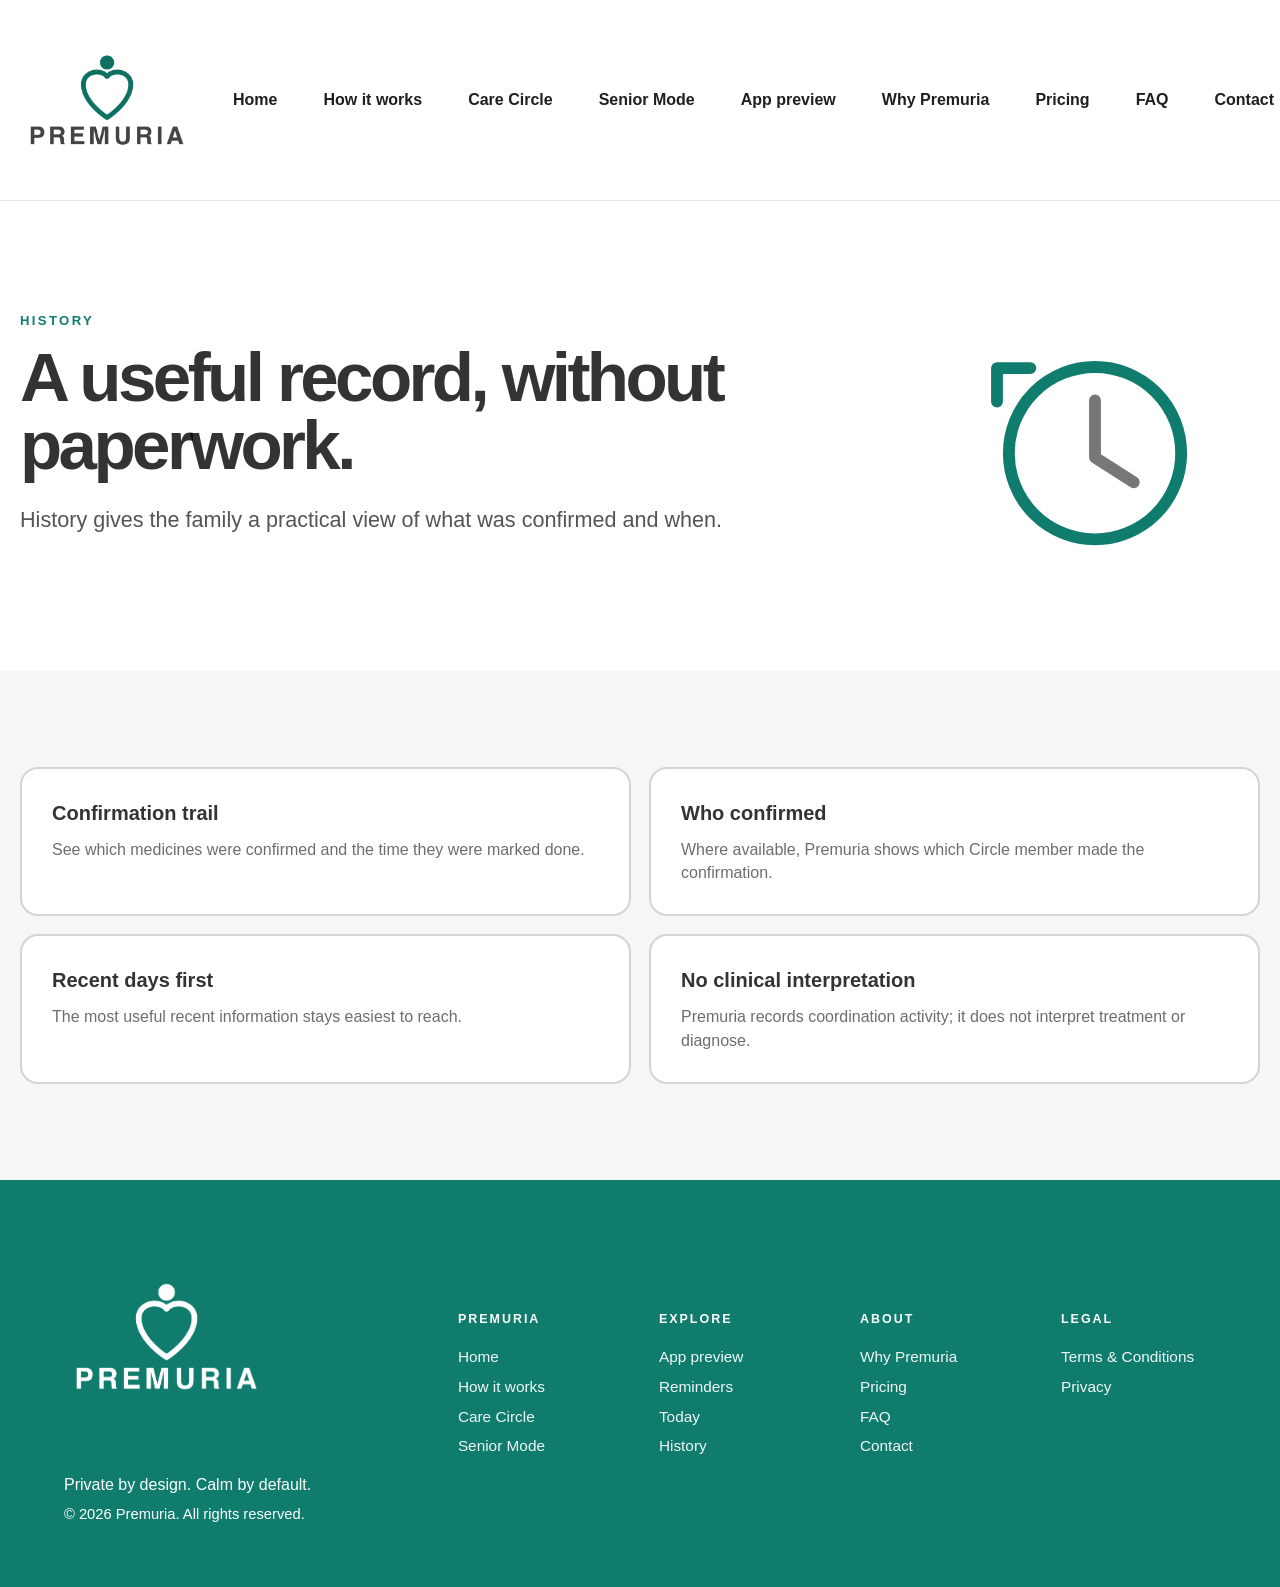
<file: history.html>
<!DOCTYPE html>
<html lang="en"><head><meta charset="utf-8"/>
<meta content="width=device-width,initial-scale=1" name="viewport"/>
<title>History — Premuria</title><link href="styles.css" rel="stylesheet"/><link href="assets/favicon.ico" rel="icon" type="image/x-icon"/><link href="assets/favicon-32x32.png" rel="icon" sizes="32x32" type="image/png"/><link href="assets/apple-touch-icon.png" rel="apple-touch-icon" sizes="180x180"/></head><body>
<header class="site-header">
<a class="brand" href="index.html"><img alt="Premuria" src="assets/premuria-logo.png"/></a><button aria-controls="main-navigation" aria-expanded="false" aria-label="Open navigation" class="menu-toggle" type="button"><span></span><span></span><span></span></button>
<nav class="main-nav" id="main-navigation"><a href="index.html">Home</a><a href="how-it-works.html">How it works</a><a href="responsibility.html">Care Circle</a><a href="senior-mode.html">Senior Mode</a><a href="app-preview.html">App preview</a><a href="why-premuria.html">Why Premuria</a><a href="pricing.html">Pricing</a><a href="index.html#faq">FAQ</a><a href="contact.html">Contact</a></nav>
</header>
<main>
<section class="section page-hero illustrated-hero"><div class="illustrated-copy"><p class="eyebrow">HISTORY</p><h1>A useful record, without paperwork.</h1><p class="hero-copy">History gives the family a practical view of what was confirmed and when.</p></div><div aria-hidden="true" class="section-illustration"><svg viewbox="0 0 260 260"><g fill="none" stroke="currentColor" stroke-linecap="round" stroke-linejoin="round" stroke-width="11"><circle cx="130" cy="132" r="80"></circle><path d="M130 83v53l36 23" stroke="#777777"></path><path d="M70 53H39v31"></path></g></svg></div></section>
<section class="section soft"><div class="detail-grid"><article class="detail-card"><h3>Confirmation trail</h3><p>See which medicines were confirmed and the time they were marked done.</p></article><article class="detail-card"><h3>Who confirmed</h3><p>Where available, Premuria shows which Circle member made the confirmation.</p></article><article class="detail-card"><h3>Recent days first</h3><p>The most useful recent information stays easiest to reach.</p></article><article class="detail-card"><h3>No clinical interpretation</h3><p>Premuria records coordination activity; it does not interpret treatment or diagnose.</p></article></div></section>
</main><footer class="site-footer"><div class="footer-inner"><div class="footer-brand"><img alt="Premuria" src="assets/premuria-logo.png"/><p>Private by design. Calm by default.</p><p class="copyright">© 2026 Premuria. All rights reserved.</p></div><div class="footer-links"><div><h4>PREMURIA</h4><a href="index.html">Home</a><a href="how-it-works.html">How it works</a><a href="responsibility.html">Care Circle</a><a href="senior-mode.html">Senior Mode</a></div><div><h4>EXPLORE</h4><a href="app-preview.html">App preview</a><a href="reminders.html">Reminders</a><a href="today.html">Today</a><a href="history.html">History</a></div><div><h4>ABOUT</h4><a href="why-premuria.html">Why Premuria</a><a href="pricing.html">Pricing</a><a href="index.html#faq">FAQ</a><a href="contact.html">Contact</a></div><div><h4>LEGAL</h4><a href="terms.html">Terms &amp; Conditions</a><a href="privacy.html">Privacy</a></div></div></div></footer><script>
(function(){
  var button=document.querySelector('.menu-toggle');
  var nav=document.querySelector('.main-nav');
  if(!button||!nav) return;
  nav.id='main-navigation';
  function closeMenu(){document.body.classList.remove('menu-open');button.setAttribute('aria-expanded','false');button.setAttribute('aria-label','Open navigation');}
  button.addEventListener('click',function(){var open=document.body.classList.toggle('menu-open');button.setAttribute('aria-expanded',open?'true':'false');button.setAttribute('aria-label',open?'Close navigation':'Open navigation');});
  nav.querySelectorAll('a').forEach(function(a){a.addEventListener('click',closeMenu);});
  window.addEventListener('resize',function(){if(window.innerWidth>900) closeMenu();});
  document.addEventListener('keydown',function(e){if(e.key==='Escape') closeMenu();});
})();
</script></body></html>
</file>
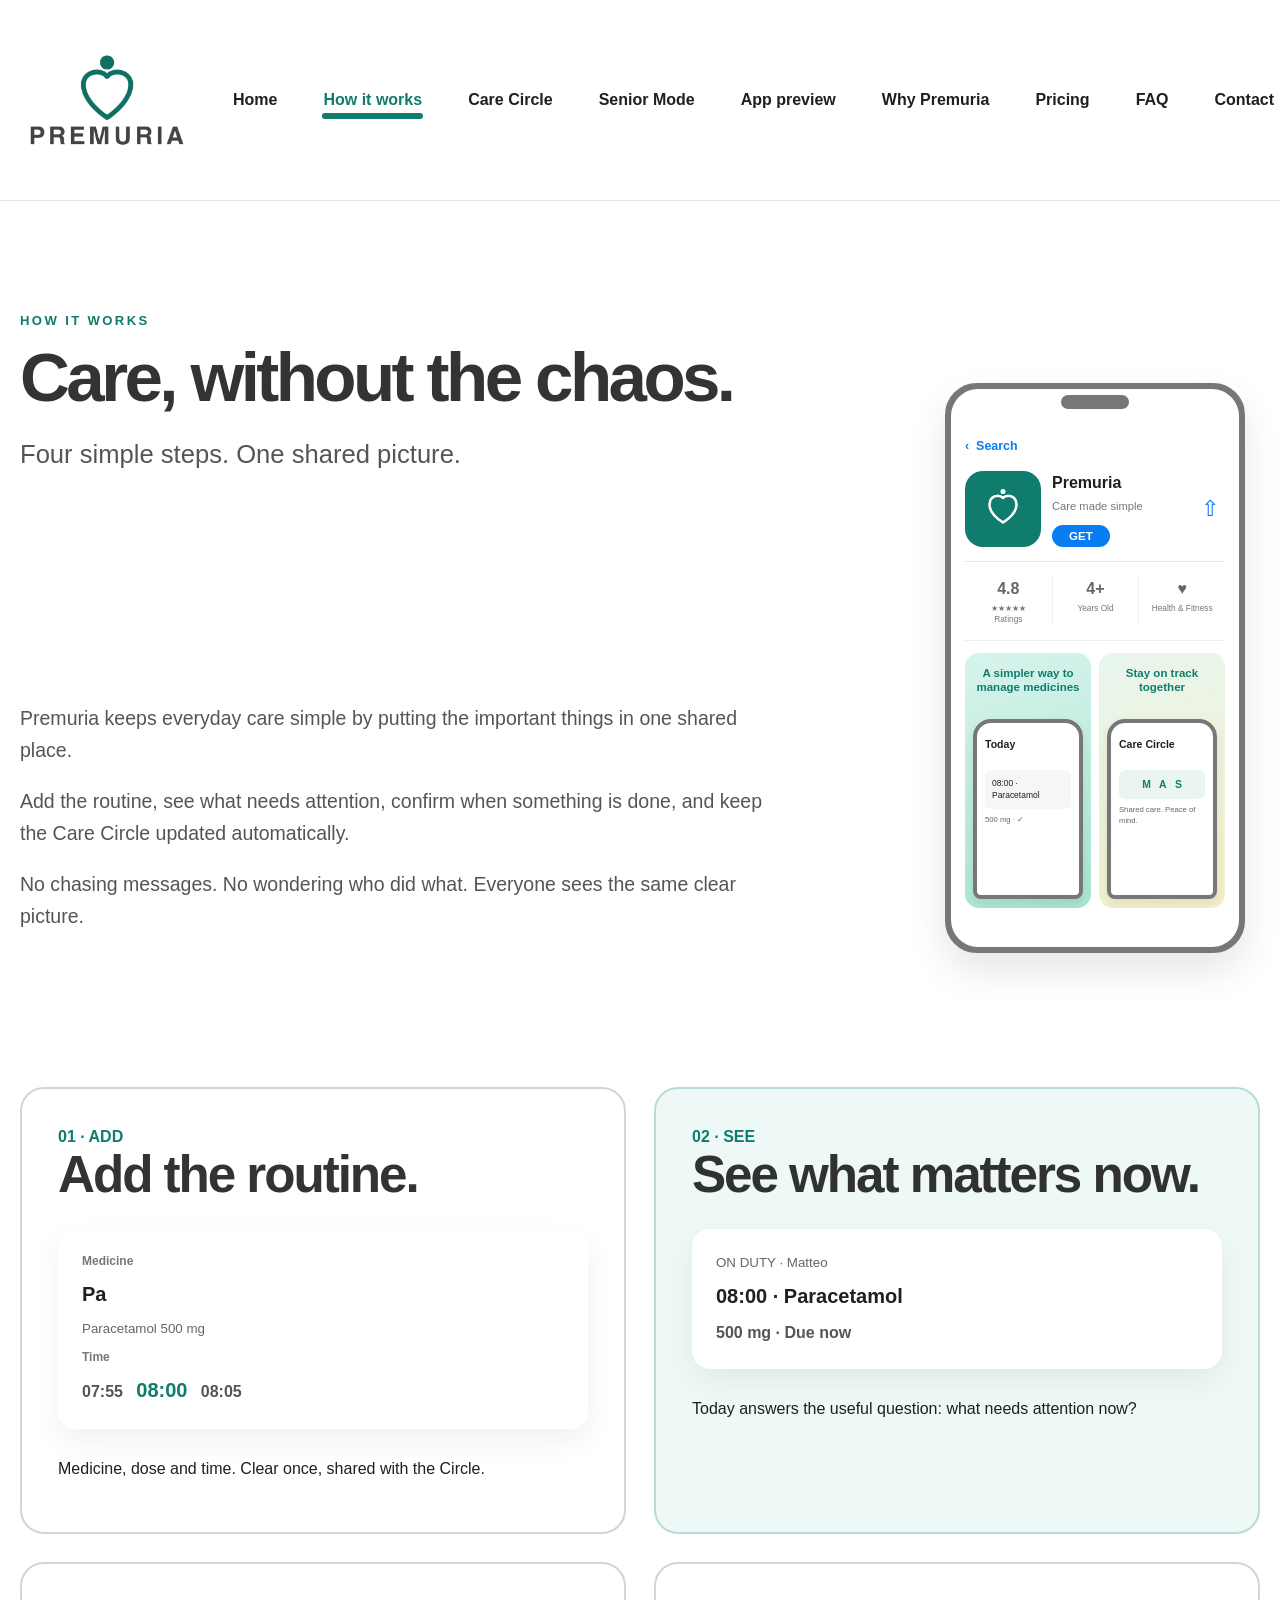
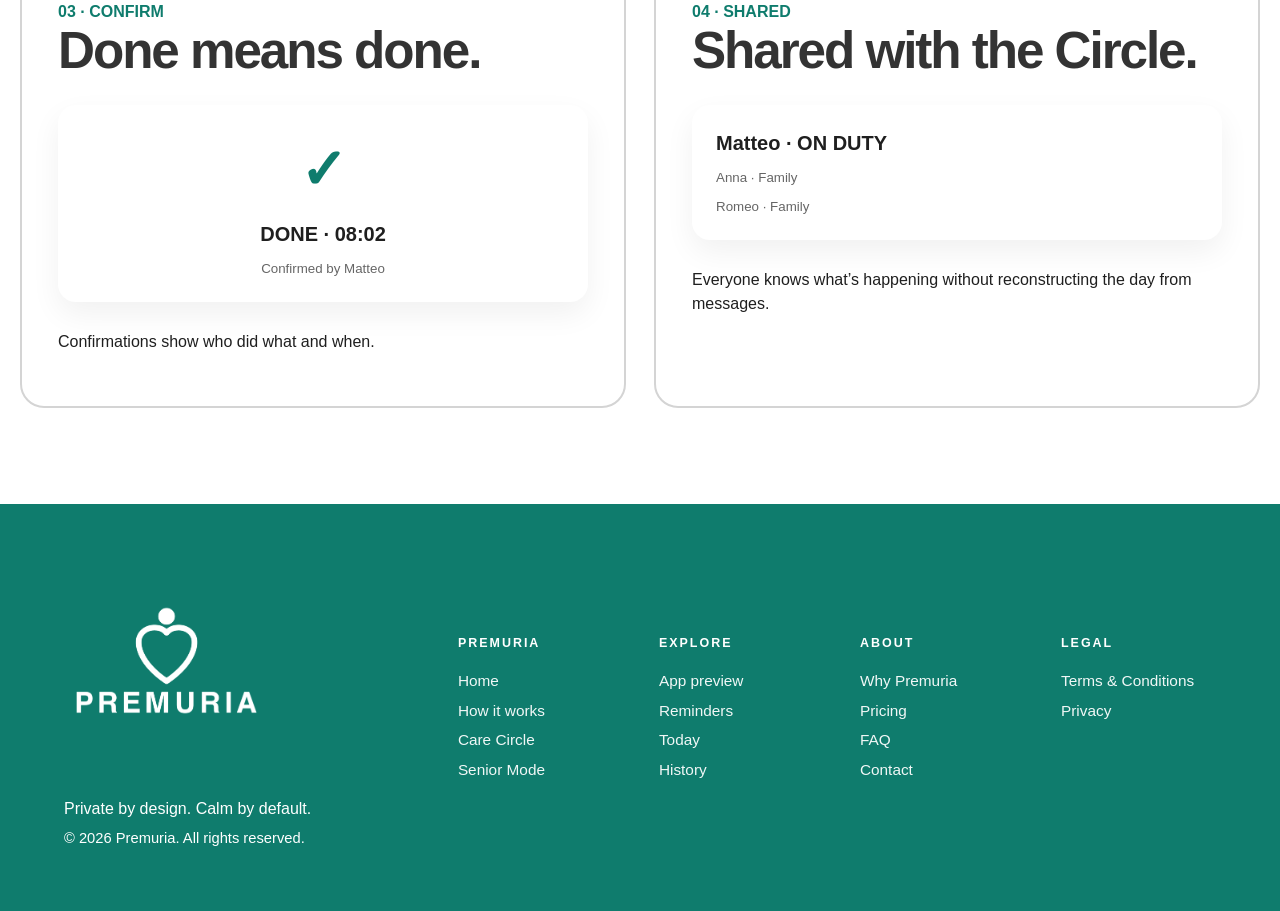
<file: how-it-works.html>
<!DOCTYPE html>
<html lang="en"><head><meta charset="utf-8"/><meta content="width=device-width,initial-scale=1" name="viewport"/><title>How it works — Premuria</title><link href="styles.css" rel="stylesheet"/><link href="assets/favicon.ico" rel="icon" type="image/x-icon"/><link href="assets/favicon-32x32.png" rel="icon" sizes="32x32" type="image/png"/><link href="assets/apple-touch-icon.png" rel="apple-touch-icon" sizes="180x180"/></head><body>
<header class="site-header"><a class="brand" href="index.html"><img alt="Premuria" src="assets/premuria-logo.png"/></a><button aria-controls="main-navigation" aria-expanded="false" aria-label="Open navigation" class="menu-toggle" type="button"><span></span><span></span><span></span></button><nav class="main-nav" id="main-navigation"><a href="index.html">Home</a><a class="current" href="how-it-works.html">How it works</a><a href="responsibility.html">Care Circle</a><a href="senior-mode.html">Senior Mode</a><a href="app-preview.html">App preview</a><a href="why-premuria.html">Why Premuria</a><a href="pricing.html">Pricing</a><a href="index.html#faq">FAQ</a><a href="contact.html">Contact</a></nav></header>
<main><section class="section page-hero illustrated-hero"><div><p class="eyebrow">HOW IT WORKS</p><h1>Care, without the chaos.</h1><p class="hero-copy how-subtitle">Four simple steps. One shared picture.</p></div><div aria-label="Premuria App Store preview" class="appstore-phone"><div class="appstore-notch"></div><div class="appstore-screen"><div class="appstore-search">‹  Search</div><div class="appstore-head"><div class="appstore-icon"><svg aria-hidden="true" class="appstore-logo-mark" viewbox="0 0 220 220"><circle cx="110" cy="48" fill="white" r="9"></circle><path d="M110 158C79 138 62 116 62 94c0-18 12-31 29-31 9 0 15 3 19 8 4-5 10-8 19-8 17 0 29 13 29 31 0 22-17 44-48 64z" fill="none" stroke="white" stroke-linecap="round" stroke-linejoin="round" stroke-width="9"></path></svg></div><div class="appstore-meta"><strong>Premuria</strong><span>Care made simple</span><button type="button">GET</button></div><span class="appstore-share">⇧</span></div><div class="appstore-stats"><div><b>4.8</b><small>★★★★★<br/>Ratings</small></div><div><b>4+</b><small>Years Old</small></div><div><b>♥</b><small>Health &amp; Fitness</small></div></div><div class="appstore-previews"><div class="store-shot mint"><b>A simpler way to manage medicines</b><div class="store-mini"><strong>Today</strong><span>08:00 · Paracetamol</span><small>500 mg · ✓</small></div></div><div class="store-shot warm"><b>Stay on track together</b><div class="store-mini"><strong>Care Circle</strong><span class="store-avatars">M   A   S</span><small>Shared care. Peace of mind.</small></div></div></div></div></div></section>
<section class="section how-intro-copy"><div class="prose-intro tidy-copy"><p>Premuria keeps everyday care simple by putting the important things in one shared place.</p><p>Add the routine, see what needs attention, confirm when something is done, and keep the Care Circle updated automatically.</p><p>No chasing messages. No wondering who did what. Everyone sees the same clear picture.</p></div></section><section class="section how-blocks"><div class="how-flow"><article id="routine"><span>01 · ADD</span><h2>Add the routine.</h2><div class="zoom-ui"><label>Medicine</label><b>Pa</b><small>Paracetamol 500 mg</small><label>Time</label><strong>07:55   <em>08:00</em>   08:05</strong></div><p>Medicine, dose and time. Clear once, shared with the Circle.</p></article><article class="highlight-card" id="today"><span>02 · SEE</span><h2>See what matters now.</h2><div class="zoom-ui"><small>ON DUTY · Matteo</small><b>08:00 · Paracetamol</b><strong>500 mg · Due now</strong></div><p>Today answers the useful question: what needs attention now?</p></article><article id="confirm"><span>03 · CONFIRM</span><h2>Done means done.</h2><div class="zoom-ui confirm-ui"><strong>✓</strong><b>DONE · 08:02</b><small>Confirmed by Matteo</small></div><p>Confirmations show who did what and when.</p></article><article id="shared"><span>04 · SHARED</span><h2>Shared with the Circle.</h2><div class="zoom-ui"><b>Matteo · ON DUTY</b><small>Anna · Family</small><small>Romeo · Family</small></div><p>Everyone knows what’s happening without reconstructing the day from messages.</p></article></div></section></main>
<footer class="site-footer"><div class="footer-inner"><div class="footer-brand"><img alt="Premuria" src="assets/premuria-logo.png"/><p>Private by design. Calm by default.</p><p class="copyright">© 2026 Premuria. All rights reserved.</p></div><div class="footer-links"><div><h4>PREMURIA</h4><a href="index.html">Home</a><a href="how-it-works.html">How it works</a><a href="responsibility.html">Care Circle</a><a href="senior-mode.html">Senior Mode</a></div><div><h4>EXPLORE</h4><a href="app-preview.html">App preview</a><a href="reminders.html">Reminders</a><a href="today.html">Today</a><a href="history.html">History</a></div><div><h4>ABOUT</h4><a href="why-premuria.html">Why Premuria</a><a href="pricing.html">Pricing</a><a href="index.html#faq">FAQ</a><a href="contact.html">Contact</a></div><div><h4>LEGAL</h4><a href="terms.html">Terms &amp; Conditions</a><a href="privacy.html">Privacy</a></div></div></div></footer><script>
(function(){
  var button=document.querySelector('.menu-toggle');
  var nav=document.querySelector('.main-nav');
  if(!button||!nav) return;
  nav.id='main-navigation';
  function closeMenu(){document.body.classList.remove('menu-open');button.setAttribute('aria-expanded','false');button.setAttribute('aria-label','Open navigation');}
  button.addEventListener('click',function(){var open=document.body.classList.toggle('menu-open');button.setAttribute('aria-expanded',open?'true':'false');button.setAttribute('aria-label',open?'Close navigation':'Open navigation');});
  nav.querySelectorAll('a').forEach(function(a){a.addEventListener('click',closeMenu);});
  window.addEventListener('resize',function(){if(window.innerWidth>900) closeMenu();});
  document.addEventListener('keydown',function(e){if(e.key==='Escape') closeMenu();});
})();
</script></body></html>
</file>
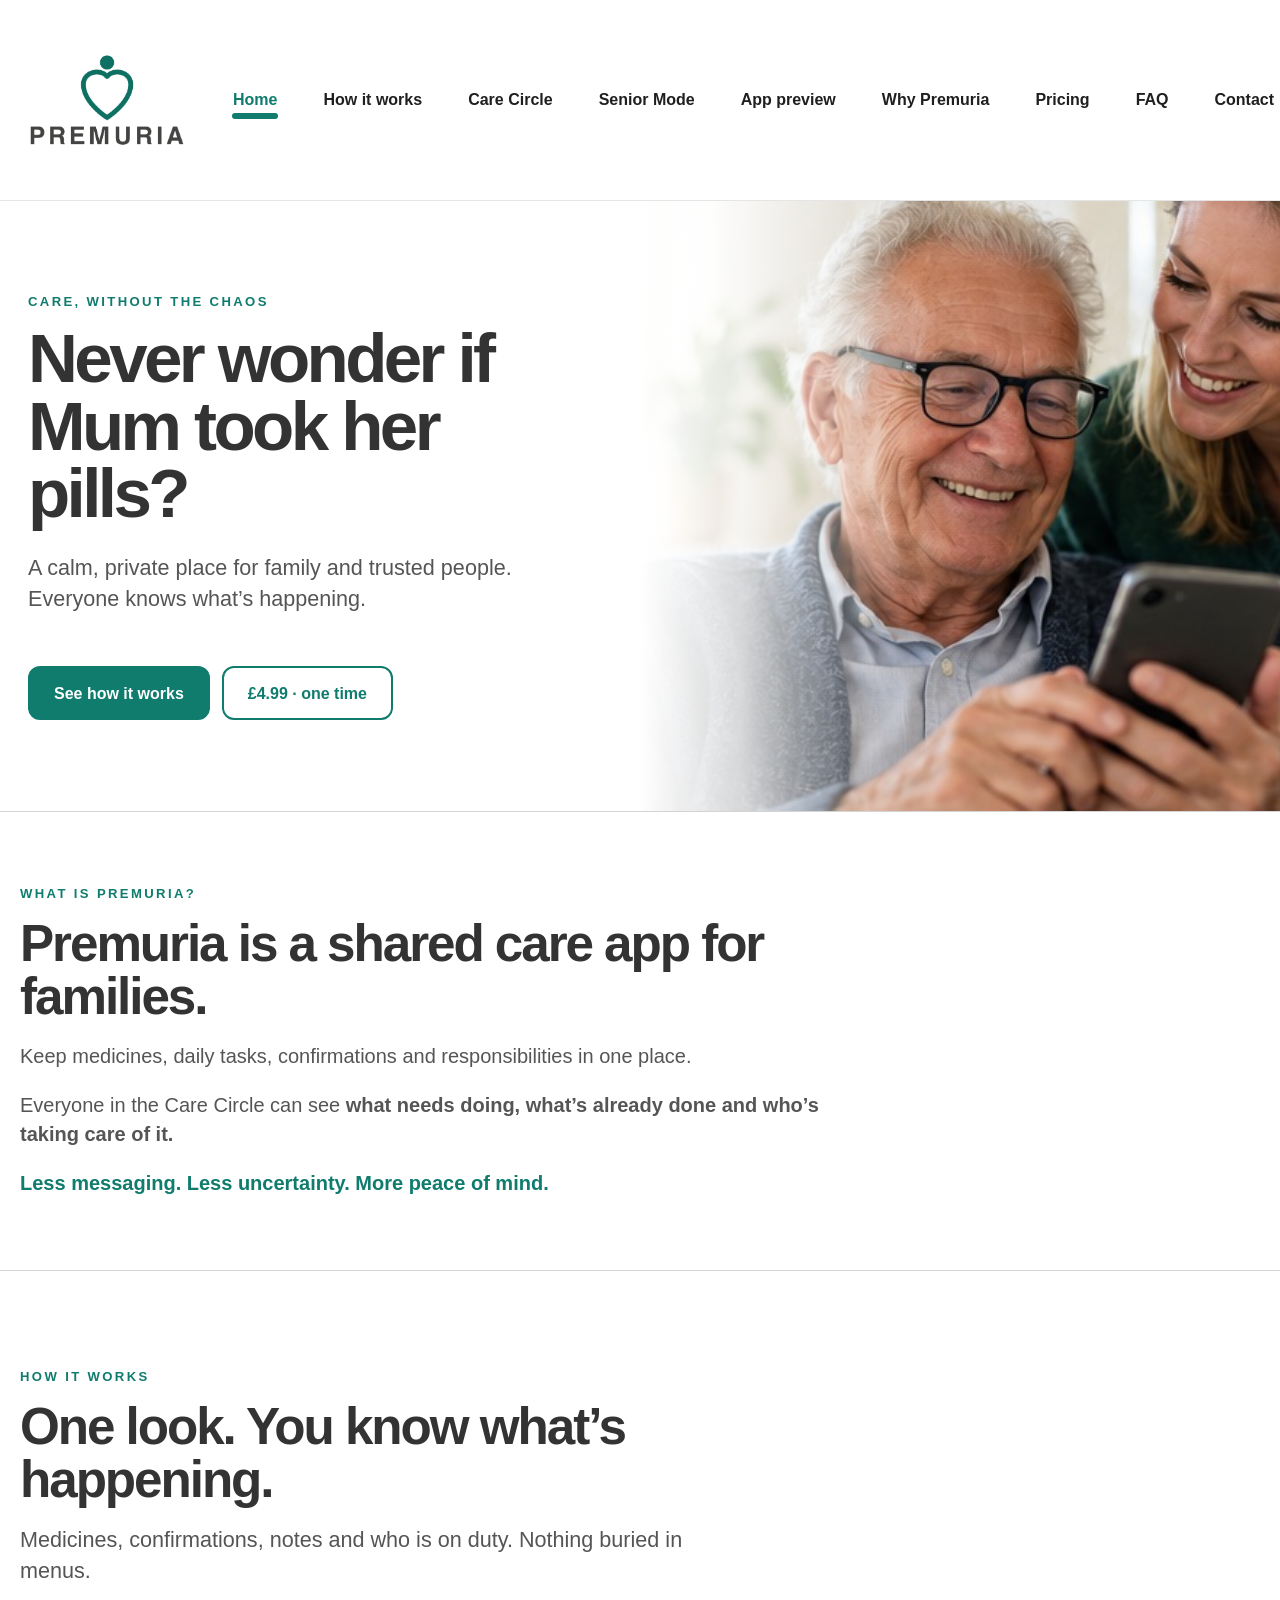
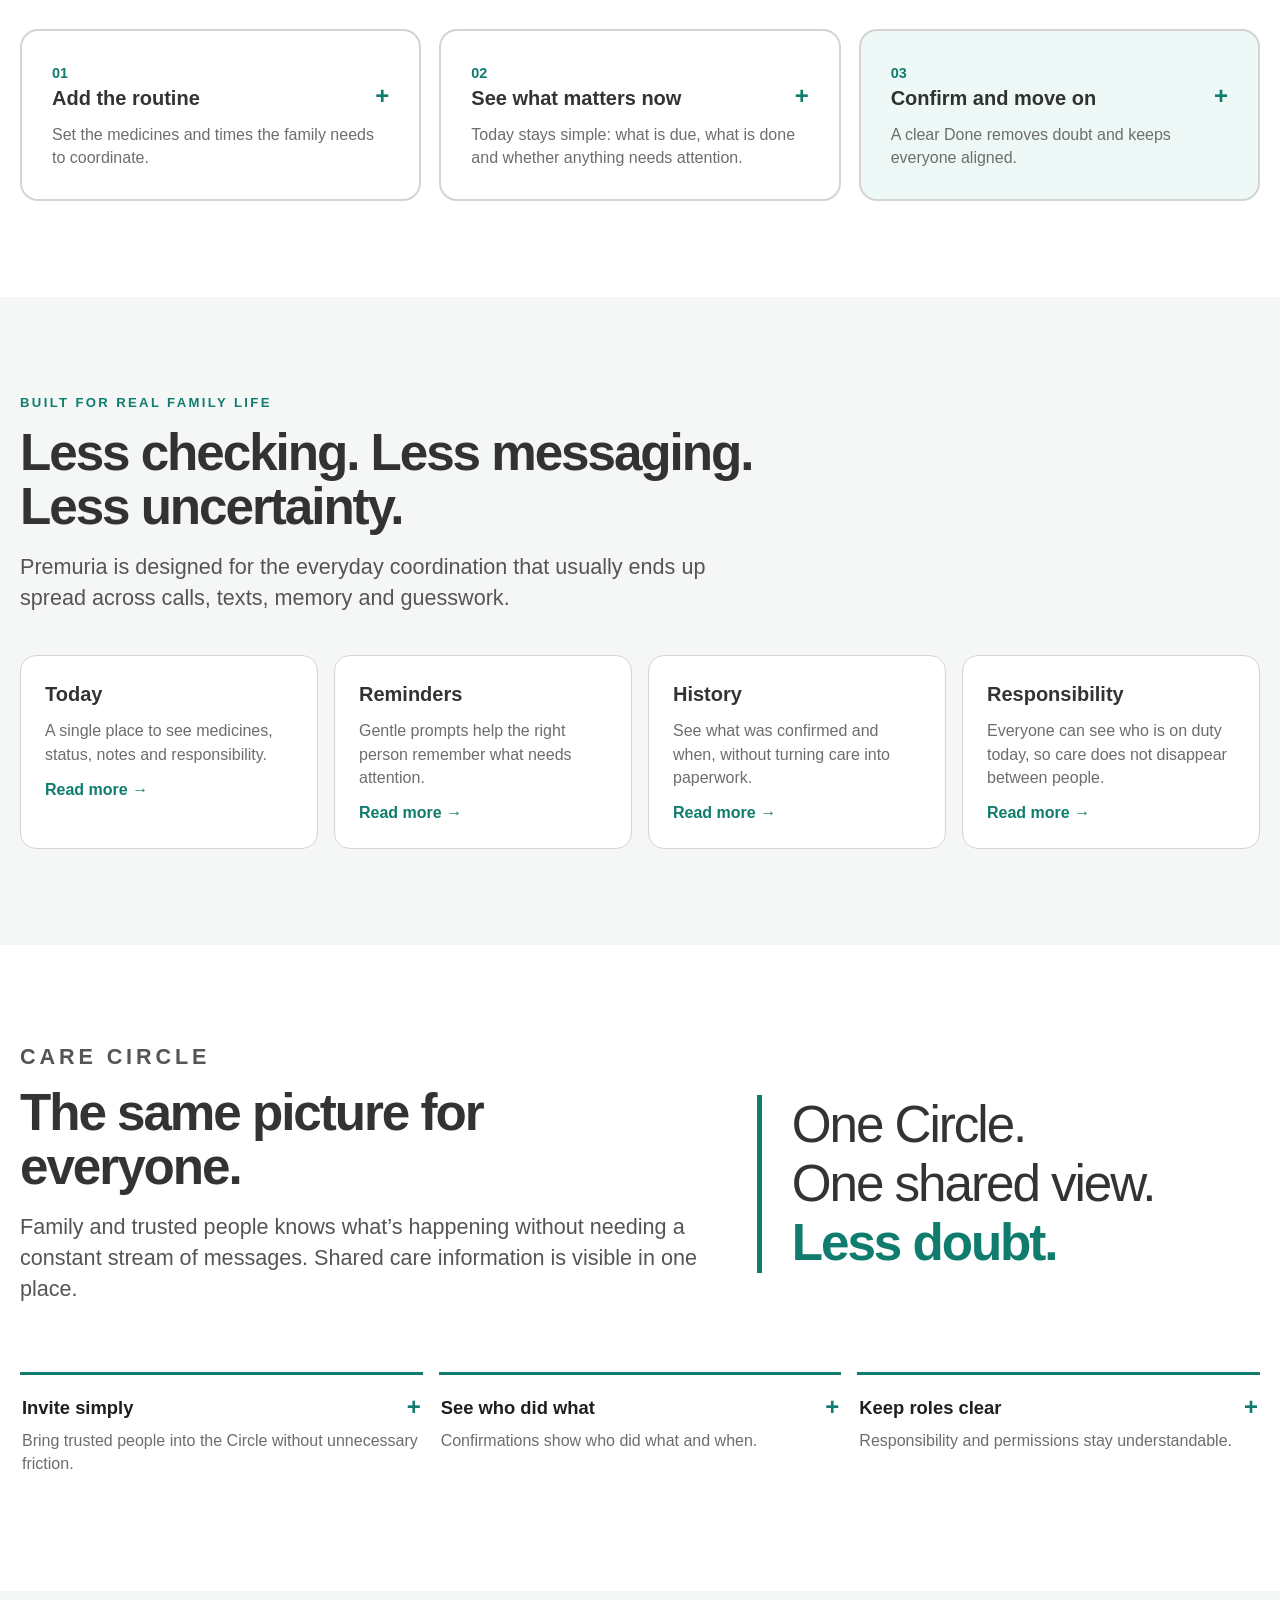
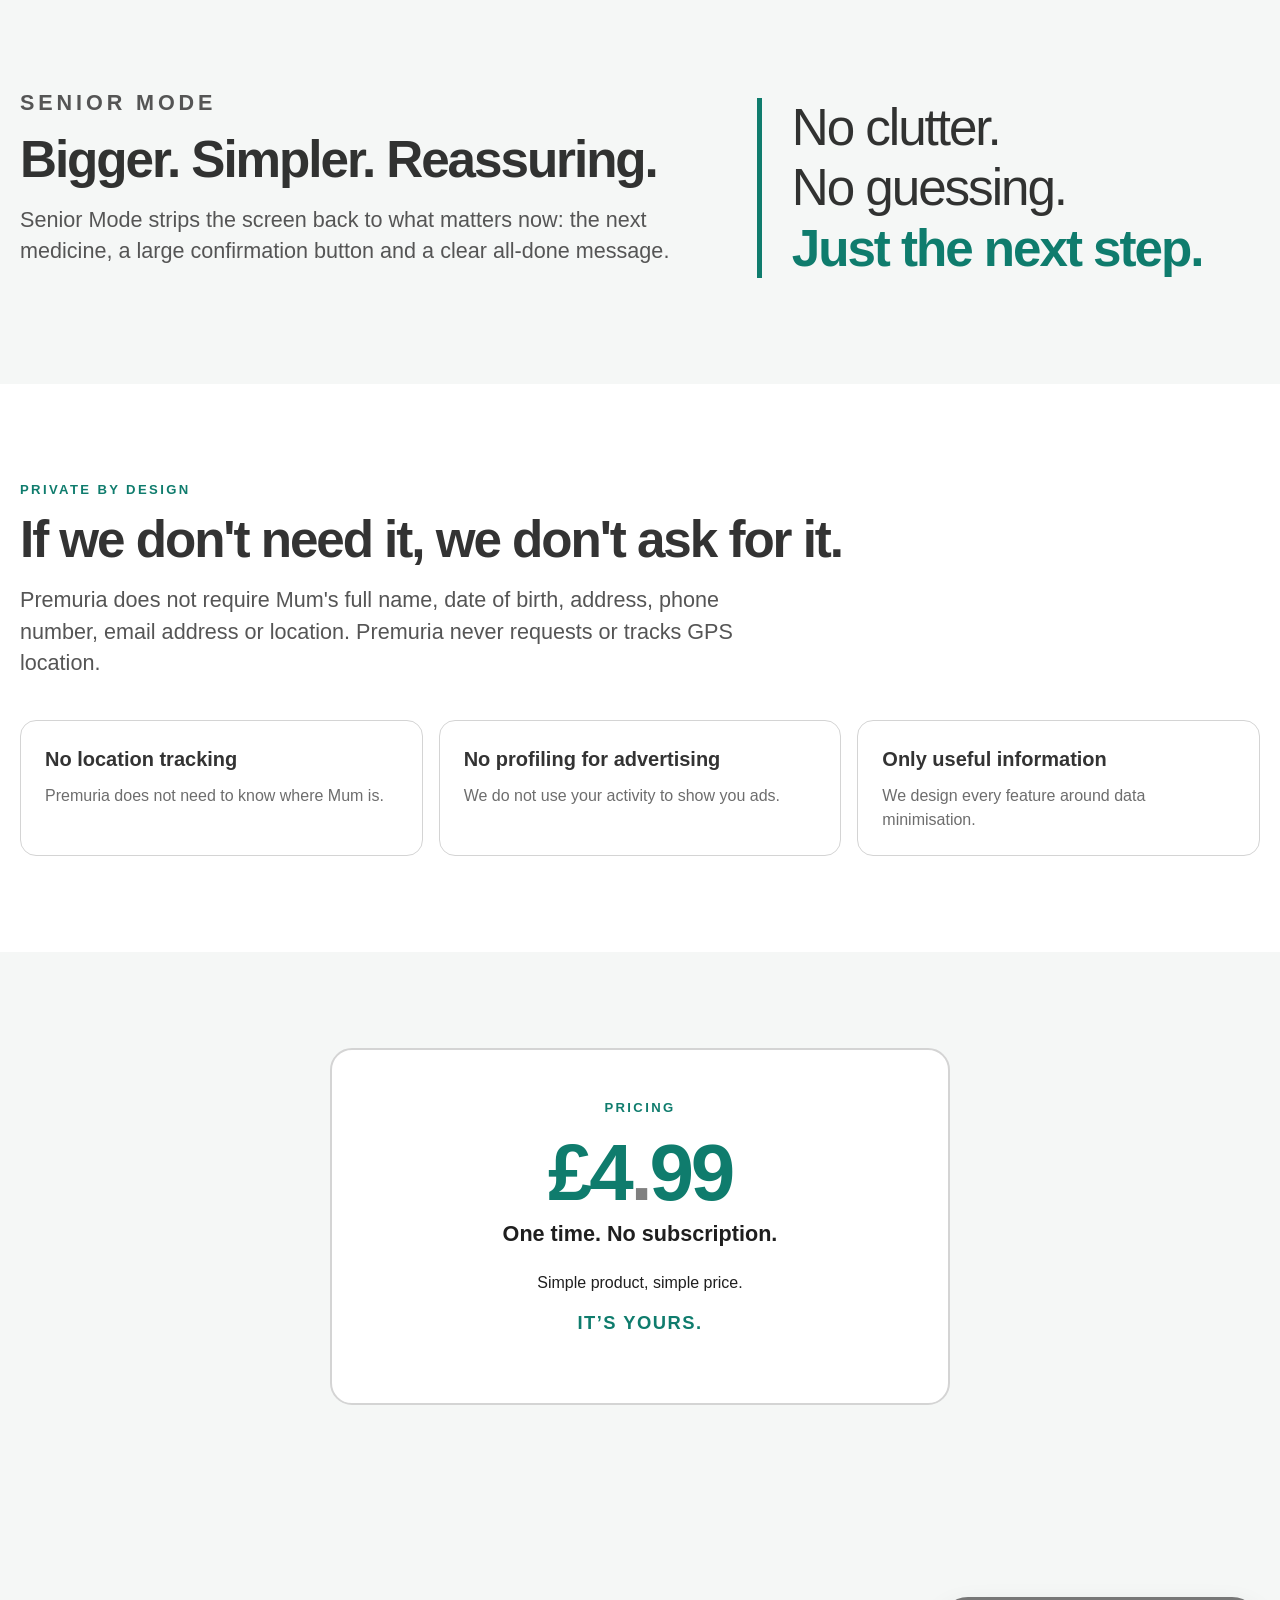
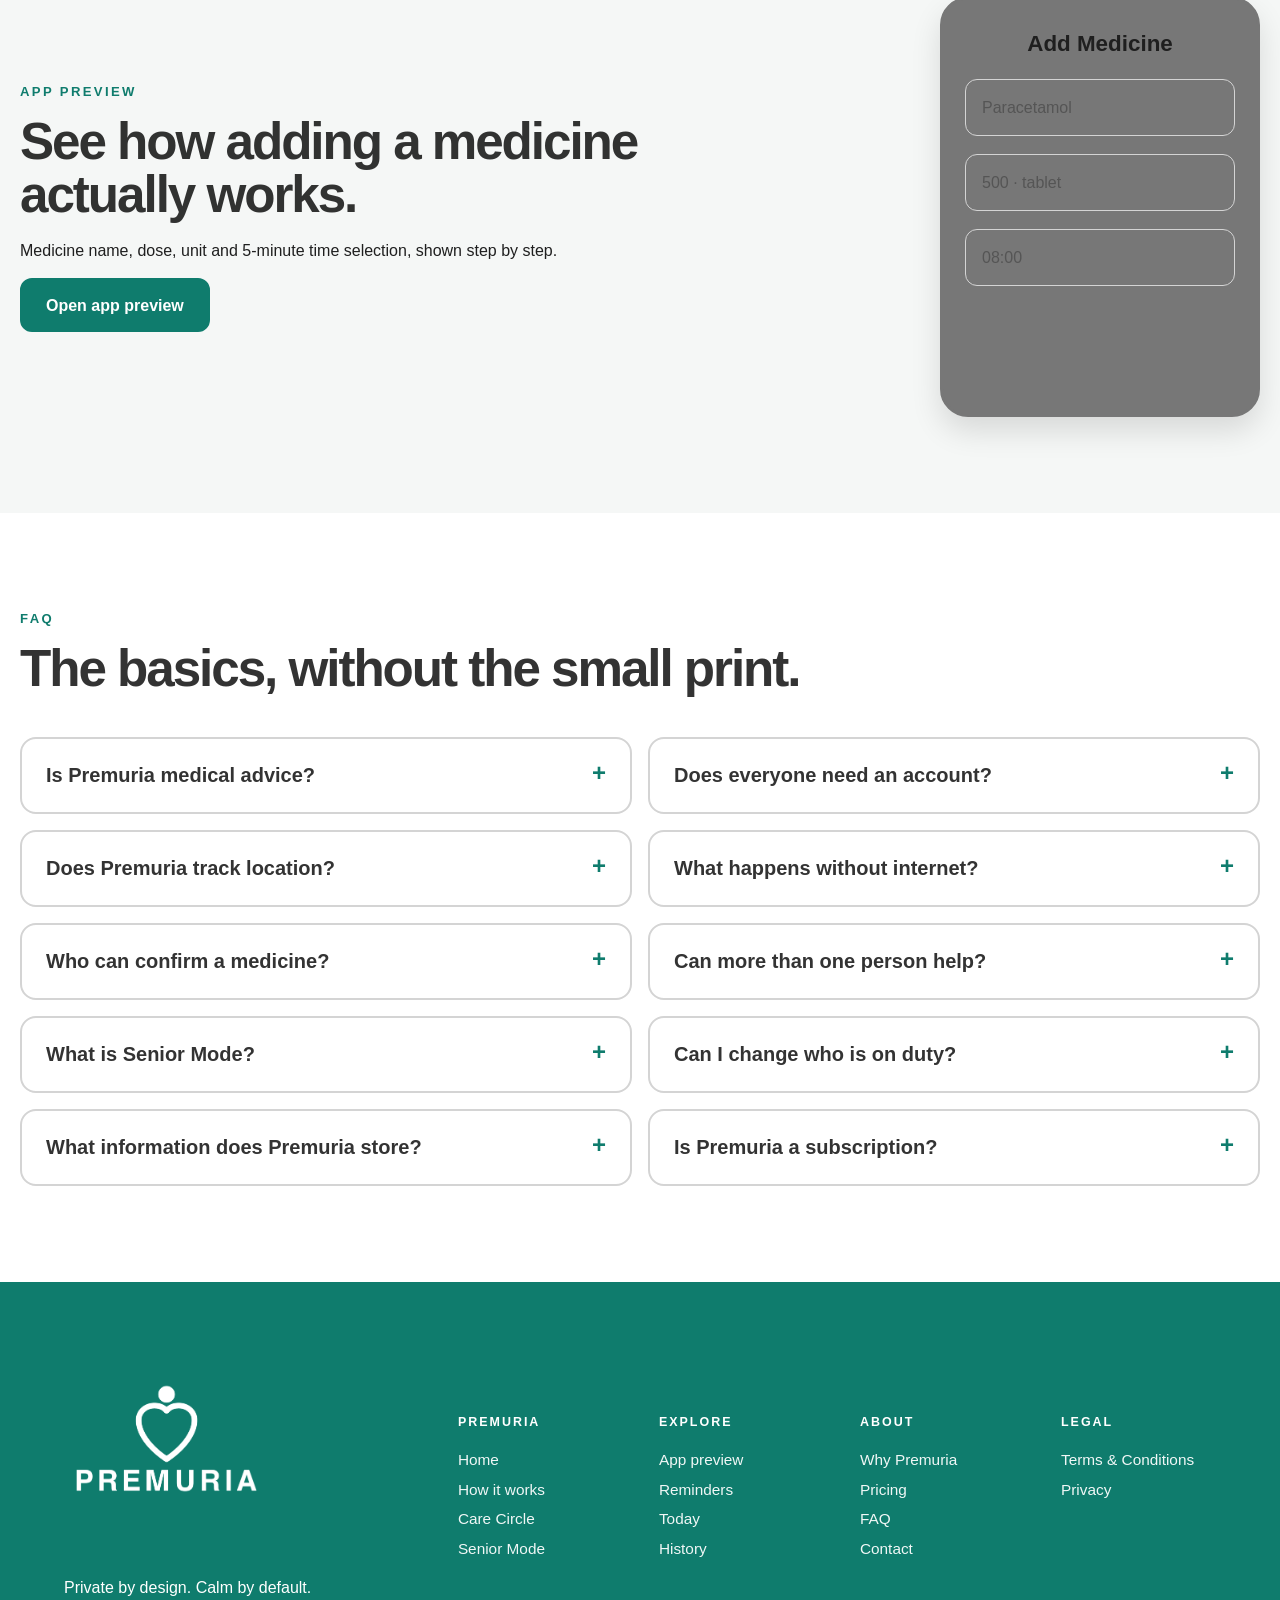
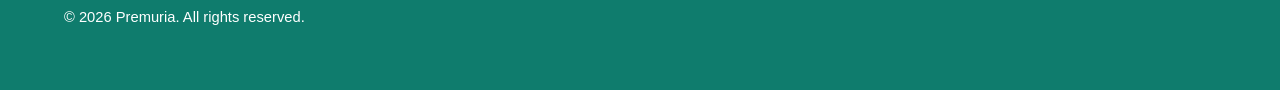
<file: premuria.html>
<!DOCTYPE html>

<html lang="en">
<head>
<meta charset="utf-8"/>
<meta content="width=device-width, initial-scale=1" name="viewport"/>
<meta content="#0F7C6D" name="theme-color"/>
<title>Premuria — Never wonder if Mum took her pills?</title>
<meta content="Premuria is a calm, private place for families and trusted people to coordinate everyday medicine care." name="description"/>
<link href="styles.css" rel="stylesheet"/>
<link href="assets/favicon.ico" rel="icon" type="image/x-icon"/><link href="assets/favicon-32x32.png" rel="icon" sizes="32x32" type="image/png"/><link href="assets/apple-touch-icon.png" rel="apple-touch-icon" sizes="180x180"/></head>
<body>
<header class="site-header">
<a aria-label="Premuria home" class="brand" href="#top">
<img alt="Premuria" src="assets/premuria-logo.png"/>
</a><button aria-controls="main-navigation" aria-expanded="false" aria-label="Open navigation" class="menu-toggle" type="button"><span></span><span></span><span></span></button>
<nav class="main-nav" id="main-navigation"><a class="current" href="index.html">Home</a><a href="how-it-works.html">How it works</a><a href="responsibility.html">Care Circle</a><a href="senior-mode.html">Senior Mode</a><a href="app-preview.html">App preview</a><a href="why-premuria.html">Why Premuria</a><a href="pricing.html">Pricing</a><a href="index.html#faq">FAQ</a><a href="contact.html">Contact</a></nav>
</header>
<main id="top">
<section class="hero">
<div class="hero-copy-wrap">
<p class="eyebrow">CARE, WITHOUT THE CHAOS</p>
<h1>Never wonder if Mum took her pills?</h1>
<p class="hero-copy">A calm, private place for family and trusted people. Everyone knows what’s happening.</p>
<div class="hero-actions">
<a class="button button-primary" href="how-it-works.html">See how it works</a>
<a class="button button-light" href="pricing.html">£4.99 · one time</a>
</div>
</div>
<div aria-label="A calm home setting with an older person" class="hero-photo" id="heroPhoto" role="img"></div>
</section>
<section class="section home-definition"><div class="definition-inner"><p class="eyebrow">WHAT IS PREMURIA?</p><h2>Premuria is a shared care app for families.</h2><p>Keep medicines, daily tasks, confirmations and responsibilities in one place.</p><p>Everyone in the Care Circle can see <strong>what needs doing, what’s already done and who’s taking care of it.</strong></p><p class="definition-close">Less messaging. Less uncertainty. More peace of mind.</p></div></section><section class="section anchor-section" id="how">
<div class="section-intro">
<p class="eyebrow">HOW IT WORKS</p>
<h2 id="todayHeadline">Everything that matters, at a glance.</h2>
<p>Medicines, confirmations, notes and who is on duty. Nothing buried in menus.</p>
</div>
<div class="cards three">
<article aria-expanded="false" class="card expandable-card" data-expandable="" tabindex="0"><span>01</span><h3>Add the routine <b class="expand-mark">+</b></h3><p>Set the medicines and times the family needs to coordinate.</p><div class="expand-content"><p>Add the medicine name, dose, unit and time in one clear routine. Times use simple 5-minute steps, so the Circle sees the same plan without rebuilding it from messages.</p></div></article>
<article aria-expanded="false" class="card expandable-card" data-expandable="" tabindex="0"><span>02</span><h3>See what matters now <b class="expand-mark">+</b></h3><p>Today stays simple: what is due, what is done and whether anything needs attention.</p><div class="expand-content"><p>Today brings the important information together: upcoming medicines, confirmations, notes, current status and who is on duty. A quick look should be enough to understand the day.</p></div></article>
<article aria-expanded="false" class="card expandable-card useful-info-card" data-expandable="" tabindex="0"><span>03</span><h3>Confirm and move on <b class="expand-mark">+</b></h3><p>A clear Done removes doubt and keeps everyone aligned.</p><div class="expand-content"><p>When someone confirms a medicine, the Circle can see what was done, when it happened and who confirmed it. That simple record reduces duplicate calls and uncertainty.</p></div></article>
</div>
</section>
<section class="section soft">
<div class="section-intro">
<p class="eyebrow">BUILT FOR REAL FAMILY LIFE</p>
<h2>Less checking. Less messaging. Less uncertainty.</h2>
<p>Premuria is designed for the everyday coordination that usually ends up spread across calls, texts, memory and guesswork.</p>
</div>
<div class="feature-grid">
<a class="feature-link" href="today.html"><article><h3>Today</h3><p>A single place to see medicines, status, notes and responsibility.</p><span>Read more →</span></article></a>
<a class="feature-link" href="reminders.html"><article><h3>Reminders</h3><p>Gentle prompts help the right person remember what needs attention.</p><span>Read more →</span></article></a>
<a class="feature-link" href="history.html"><article><h3>History</h3><p>See what was confirmed and when, without turning care into paperwork.</p><span>Read more →</span></article></a>
<a class="feature-link" href="responsibility.html"><article><h3>Responsibility</h3><p>Everyone can see who is on duty today, so care does not disappear between people.</p><span>Read more →</span></article></a>
</div>
</section>
<section class="section anchor-section" id="circle">
<div class="split">
<div>
<p class="eyebrow">CARE CIRCLE</p>
<h2>The same picture for everyone.</h2>
<p>Family and trusted people knows what’s happening without needing a constant stream of messages. Shared care information is visible in one place.</p>
</div>
<div class="statement">One Circle.<br/>One shared view.<br/><strong>Less doubt.</strong></div>
</div>
<div class="mini-cards">
<article aria-expanded="false" class="mini-expand" data-expandable="" tabindex="0"><strong>Invite simply <b class="expand-mark">+</b></strong><span>Bring trusted people into the Circle without unnecessary friction.</span><div class="expand-content"><p>A Care Circle is for the people actually helping: family, friends or trusted volunteers. Invitations should be quick, with no unnecessary setup standing between a person and the shared care view.</p></div></article>
<article aria-expanded="false" class="mini-expand" data-expandable="" tabindex="0"><strong>See who did what <b class="expand-mark">+</b></strong><span>Confirmations show who did what and when.</span><div class="expand-content"><p>When a medicine is marked Done, the shared view makes the action visible to the Circle. That means fewer “Did somebody do it?” messages and a clearer handover between people.</p></div></article>
<article aria-expanded="false" class="mini-expand" data-expandable="" tabindex="0"><strong>Keep roles clear <b class="expand-mark">+</b></strong><span>Responsibility and permissions stay understandable.</span><div class="expand-content"><p>Premuria separates everyday responsibility from administrative control. The person on duty can handle the day while Circle administration remains clear and deliberate.</p></div></article>
</div>
</section>
<section class="section soft anchor-section" id="senior">
<div class="split">
<div>
<p class="eyebrow">SENIOR MODE</p>
<h2>Bigger. Simpler. Reassuring.</h2>
<p>Senior Mode strips the screen back to what matters now: the next medicine, a large confirmation button and a clear all-done message.</p>
</div>
<div class="statement statement-sequence"><span>No clutter.</span><span>No guessing.</span><strong>Just the next step.</strong></div>
</div>
</section>
<section class="section anchor-section" id="privacy">
<div class="section-intro narrow">
<p class="eyebrow">PRIVATE BY DESIGN</p>
<h2>If we don't need it, we don't ask for it.</h2>
<p>Premuria does not require Mum's full name, date of birth, address, phone number, email address or location. Premuria never requests or tracks GPS location.</p>
</div>
<div class="privacy-points">
<article><h3>No location tracking</h3><p>Premuria does not need to know where Mum is.</p></article>
<article><h3>No profiling for advertising</h3><p>We do not use your activity to show you ads.</p></article>
<article><h3>Only useful information</h3><p>We design every feature around data minimisation.</p></article>
</div>
</section>
<section class="section soft anchor-section" id="pricing">
<a class="pricing-card-link" href="pricing.html"><div class="price-card">
<p class="eyebrow">PRICING</p>
<h2 class="home-price"><span>£4</span><span class="decimal-dot">.</span><span>99</span></h2>
<p class="price-sub">One time. No subscription.</p>
<p>Simple product, simple price.</p><p class="home-yours">IT’S YOURS.</p>
</div></a>
</section>
<section class="section app-preview-teaser">
<div>
<p class="eyebrow">APP PREVIEW</p>
<h2>See how adding a medicine actually works.</h2>
<p>Medicine name, dose, unit and 5-minute time selection, shown step by step.</p>
<a class="button button-primary" href="app-preview.html">Open app preview</a>
</div>
<div class="mini-phone">
<strong>Add Medicine</strong>
<span>Paracetamol</span>
<span>500 · tablet</span>
<span>08:00</span>
</div>
</section>
<section class="section anchor-section" id="faq"><div class="section-intro"><p class="eyebrow">FAQ</p><h2>The basics, without the small print.</h2></div><div class="faq-grid">
<article aria-expanded="false" class="faq-item expandable-card" data-expandable="" tabindex="0"><h3>Is Premuria medical advice?<span class="expand-mark">+</span></h3><div class="expand-content"><p><strong>No.</strong> Premuria does not diagnose, prescribe, recommend treatment, calculate doses or interpret medication. It helps people coordinate practical care information and confirmations. Medical decisions remain between the person receiving care and qualified healthcare professionals.</p></div></article><article aria-expanded="false" class="faq-item expandable-card" data-expandable="" tabindex="0"><h3>Does everyone need an account?<span class="expand-mark">+</span></h3><div class="expand-content"><p><strong>NO.</strong> Premuria is designed to keep joining a Care Circle simple. The exact invitation and access flow will be finalised before release, without asking people for information we do not need.</p></div></article><article aria-expanded="false" class="faq-item expandable-card" data-expandable="" tabindex="0"><h3>Does Premuria track location?<span class="expand-mark">+</span></h3><div class="expand-content"><p><strong>No.</strong> Premuria does not need to know where Mum is. It does not request or track GPS location.</p></div></article><article aria-expanded="false" class="faq-item expandable-card" data-expandable="" tabindex="0"><h3>What happens without internet?<span class="expand-mark">+</span></h3><div class="expand-content"><p>The goal is for useful information already available on the device to remain accessible during a connection problem, then synchronize shared changes when connectivity returns. Exact offline behaviour will depend on the final production sync architecture.</p></div></article><article aria-expanded="false" class="faq-item expandable-card" data-expandable="" tabindex="0"><h3>Who can confirm a medicine?<span class="expand-mark">+</span></h3><div class="expand-content"><p>The person who is on duty can confirm that a scheduled medicine has been taken. The confirmation is then visible to the Care Circle, including who confirmed it and when.</p></div></article><article aria-expanded="false" class="faq-item expandable-card" data-expandable="" tabindex="0"><h3>Can more than one person help?<span class="expand-mark">+</span></h3><div class="expand-content"><p><strong>Yes.</strong> Family members, friends or other trusted people can be part of the same Care Circle and share the practical work without losing the shared picture.</p></div></article><article aria-expanded="false" class="faq-item expandable-card" data-expandable="" tabindex="0"><h3>What is Senior Mode?<span class="expand-mark">+</span></h3><div class="expand-content"><p>Senior Mode is a deliberately simpler view with larger information and one clear action at a time. It focuses on the next medicine, a large DONE button and a clear ALL DONE state.</p></div></article><article aria-expanded="false" class="faq-item expandable-card" data-expandable="" tabindex="0"><h3>Can I change who is on duty?<span class="expand-mark">+</span></h3><div class="expand-content"><p><strong>Yes.</strong> Responsibility can change when plans change. The Care Circle can see who is currently on duty so handovers stay clear.</p></div></article><article aria-expanded="false" class="faq-item expandable-card" data-expandable="" tabindex="0"><h3>What information does Premuria store?<span class="expand-mark">+</span></h3><div class="expand-content"><p>Only information useful for coordinating care, such as medicines, confirmations, notes, Circle members and responsibility. Premuria does not need a full name, date of birth, address, NHS number, diagnosis or GPS location for the person receiving care.</p></div></article><article aria-expanded="false" class="faq-item expandable-card" data-expandable="" tabindex="0"><h3>Is Premuria a subscription?<span class="expand-mark">+</span></h3><div class="expand-content"><p><strong>No.</strong> The planned price is £4.99 as a one-time purchase. No monthly subscription and no annual renewal.</p></div></article></div></section>
</main>
<footer class="site-footer"><div class="footer-inner"><div class="footer-brand"><img alt="Premuria" src="assets/premuria-logo.png"/><p>Private by design. Calm by default.</p><p class="copyright">© 2026 Premuria. All rights reserved.</p></div><div class="footer-links"><div><h4>PREMURIA</h4><a href="index.html">Home</a><a href="how-it-works.html">How it works</a><a href="responsibility.html">Care Circle</a><a href="senior-mode.html">Senior Mode</a></div><div><h4>EXPLORE</h4><a href="app-preview.html">App preview</a><a href="reminders.html">Reminders</a><a href="today.html">Today</a><a href="history.html">History</a></div><div><h4>ABOUT</h4><a href="why-premuria.html">Why Premuria</a><a href="pricing.html">Pricing</a><a href="index.html#faq">FAQ</a><a href="contact.html">Contact</a></div><div><h4>LEGAL</h4><a href="terms.html">Terms &amp; Conditions</a><a href="privacy.html">Privacy</a></div></div></div></footer>
<script>
(function(){
  const headlines = ['Everything that matters, at a glance.','The day, made simple.','Everything important. One simple view.','The important things, all in one place.','One look. You know what’s happening.'];
  const headline=document.getElementById('todayHeadline'); if(headline) headline.textContent=headlines[Math.floor(Math.random()*headlines.length)];
  const photos = ['assets/hero-1.jpg'];
  const pick = photos[Math.floor(Math.random()*photos.length)];
  const hero = document.getElementById('heroPhoto');
  if(hero) hero.style.backgroundImage = `linear-gradient(90deg, rgba(255,255,255,1) 0%, rgba(255,255,255,.82) 16%, rgba(255,255,255,0) 42%), url("${pick}")`;
})();
</script>
<script>
document.querySelectorAll('[data-expandable]').forEach(card=>{
  const toggle=()=>{
    const open=card.classList.toggle('open');
    card.setAttribute('aria-expanded', open ? 'true' : 'false');
    const mark=card.querySelector('.expand-mark');
    if(mark) mark.textContent=open?'−':'+';
  };
  card.addEventListener('click',e=>{
    if(e.target.closest('a')) return;
    toggle();
  });
  card.addEventListener('keydown',e=>{
    if(e.key==='Enter'||e.key===' '){e.preventDefault();toggle();}
  });
});
</script>
<script>(function(){const h=document.getElementById('dayHeadline');if(!h)return;const lines=['Everything that matters, at a glance.','The day, made simple.','Everything important. One simple view.','The important things, all in one place.','One look. You know what’s happening.'];h.textContent=lines[Math.floor(Math.random()*lines.length)];})();</script><script>
(function(){
  var button=document.querySelector('.menu-toggle');
  var nav=document.querySelector('.main-nav');
  if(!button||!nav) return;
  nav.id='main-navigation';
  function closeMenu(){document.body.classList.remove('menu-open');button.setAttribute('aria-expanded','false');button.setAttribute('aria-label','Open navigation');}
  button.addEventListener('click',function(){var open=document.body.classList.toggle('menu-open');button.setAttribute('aria-expanded',open?'true':'false');button.setAttribute('aria-label',open?'Close navigation':'Open navigation');});
  nav.querySelectorAll('a').forEach(function(a){a.addEventListener('click',closeMenu);});
  window.addEventListener('resize',function(){if(window.innerWidth>900) closeMenu();});
  document.addEventListener('keydown',function(e){if(e.key==='Escape') closeMenu();});
})();
</script></body>
</html>
</file>
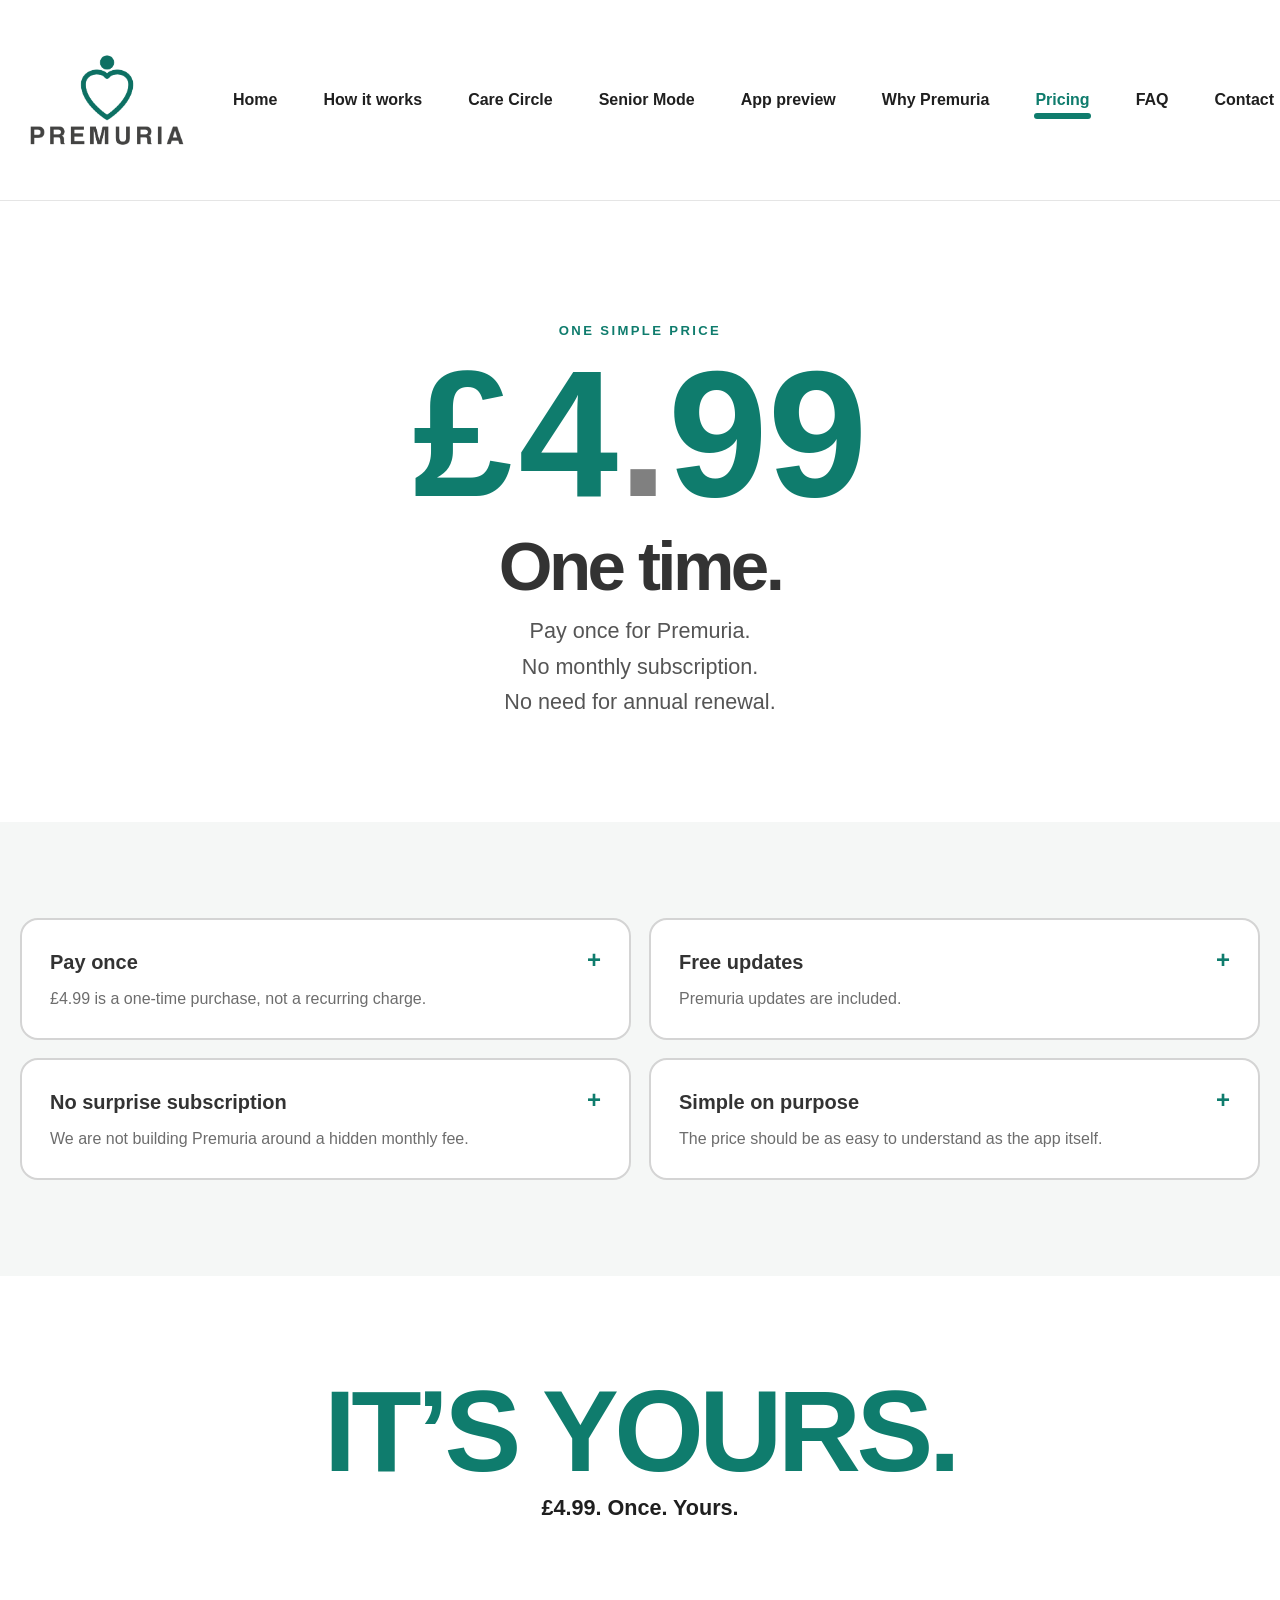
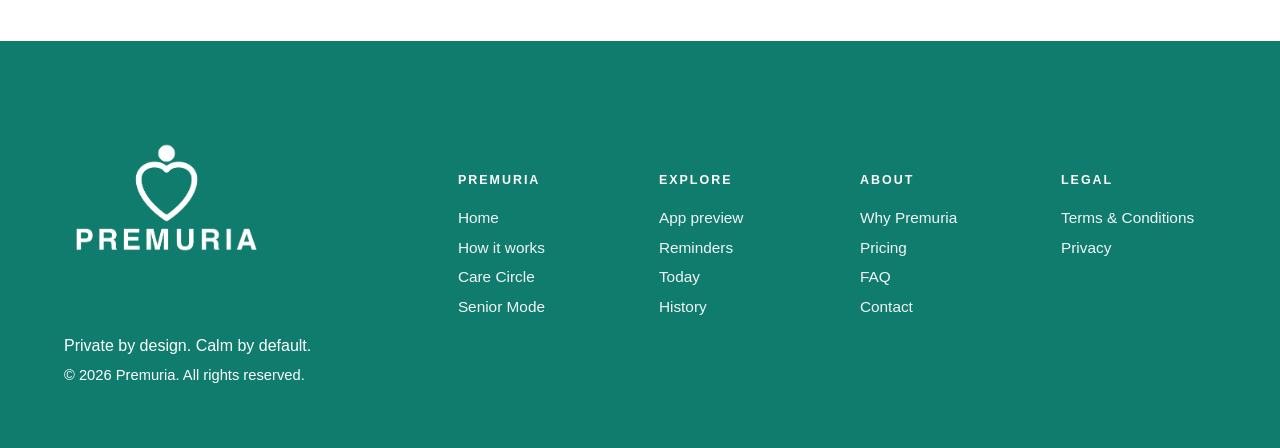
<file: pricing.html>
<!DOCTYPE html>
<html lang="en"><head><meta charset="utf-8"/>
<meta content="width=device-width,initial-scale=1" name="viewport"/>
<title>Pricing — Premuria</title><link href="styles.css" rel="stylesheet"/><link href="assets/favicon.ico" rel="icon" type="image/x-icon"/><link href="assets/favicon-32x32.png" rel="icon" sizes="32x32" type="image/png"/><link href="assets/apple-touch-icon.png" rel="apple-touch-icon" sizes="180x180"/></head><body>
<header class="site-header">
<a class="brand" href="index.html"><img alt="Premuria" src="assets/premuria-logo.png"/></a><button aria-controls="main-navigation" aria-expanded="false" aria-label="Open navigation" class="menu-toggle" type="button"><span></span><span></span><span></span></button>
<nav class="main-nav" id="main-navigation"><a href="index.html">Home</a><a href="how-it-works.html">How it works</a><a href="responsibility.html">Care Circle</a><a href="senior-mode.html">Senior Mode</a><a href="app-preview.html">App preview</a><a href="why-premuria.html">Why Premuria</a><a class="current" href="pricing.html">Pricing</a><a href="index.html#faq">FAQ</a><a href="contact.html">Contact</a></nav>
</header>
<main>
<section class="section pricing-hero">
<p class="eyebrow">ONE SIMPLE PRICE</p>
<div class="price-huge"><span class="pound">£</span><span class="price-number">4<span class="decimal-dot">.</span>99</span></div>
<h1>One time.</h1>
<p class="hero-copy pricing-lines">Pay once for Premuria.<br/>No monthly subscription.<br/>No need for annual renewal.</p>
</section>
<section class="section soft">
<div class="price-explain">
<article aria-expanded="false" class="expandable-card" data-expandable="" tabindex="0"><h3>Pay once <b class="expand-mark">+</b></h3><p>£4.99 is a one-time purchase, not a recurring charge.</p><div class="expand-content"><p>You buy Premuria once. There is no monthly or annual renewal attached to the basic purchase, so the cost is clear before you start.</p></div></article>
<article aria-expanded="false" class="expandable-card" data-expandable="" tabindex="0"><h3>Free updates <b class="expand-mark">+</b></h3><p>Premuria updates are included.</p><div class="expand-content"><p>Improvements to the app are intended to remain part of the product you bought. We do not want ordinary product improvements to become a reason to charge you again.</p></div></article>
<article aria-expanded="false" class="expandable-card" data-expandable="" tabindex="0"><h3>No surprise subscription <b class="expand-mark">+</b></h3><p>We are not building Premuria around a hidden monthly fee.</p><div class="expand-content"><p>No monthly renewal. No annual renewal. No deliberately confusing “free trial” that quietly turns into a recurring payment. The pricing should stay understandable.</p></div></article>
<article aria-expanded="false" class="expandable-card" data-expandable="" tabindex="0"><h3>Simple on purpose <b class="expand-mark">+</b></h3><p>The price should be as easy to understand as the app itself.</p><div class="expand-content"><p>Premuria is intentionally focused. The product is designed around a small set of useful care-coordination jobs, and the pricing follows the same principle: one clear product, one clear price.</p></div></article>
</div>
</section><section class="section pricing-close"><h2>IT’S YOURS.</h2><p>£4.99. Once. Yours.</p></section>
</main><footer class="site-footer"><div class="footer-inner"><div class="footer-brand"><img alt="Premuria" src="assets/premuria-logo.png"/><p>Private by design. Calm by default.</p><p class="copyright">© 2026 Premuria. All rights reserved.</p></div><div class="footer-links"><div><h4>PREMURIA</h4><a href="index.html">Home</a><a href="how-it-works.html">How it works</a><a href="responsibility.html">Care Circle</a><a href="senior-mode.html">Senior Mode</a></div><div><h4>EXPLORE</h4><a href="app-preview.html">App preview</a><a href="reminders.html">Reminders</a><a href="today.html">Today</a><a href="history.html">History</a></div><div><h4>ABOUT</h4><a href="why-premuria.html">Why Premuria</a><a href="pricing.html">Pricing</a><a href="index.html#faq">FAQ</a><a href="contact.html">Contact</a></div><div><h4>LEGAL</h4><a href="terms.html">Terms &amp; Conditions</a><a href="privacy.html">Privacy</a></div></div></div></footer>
<script>
document.querySelectorAll('[data-expandable]').forEach(card=>{
  const toggle=()=>{
    const open=card.classList.toggle('open');
    card.setAttribute('aria-expanded', open ? 'true' : 'false');
    const mark=card.querySelector('.expand-mark');
    if(mark) mark.textContent=open?'−':'+';
  };
  card.addEventListener('click',e=>{
    if(e.target.closest('a')) return;
    toggle();
  });
  card.addEventListener('keydown',e=>{
    if(e.key==='Enter'||e.key===' '){e.preventDefault();toggle();}
  });
});
</script>
<script>
(function(){
  var button=document.querySelector('.menu-toggle');
  var nav=document.querySelector('.main-nav');
  if(!button||!nav) return;
  nav.id='main-navigation';
  function closeMenu(){document.body.classList.remove('menu-open');button.setAttribute('aria-expanded','false');button.setAttribute('aria-label','Open navigation');}
  button.addEventListener('click',function(){var open=document.body.classList.toggle('menu-open');button.setAttribute('aria-expanded',open?'true':'false');button.setAttribute('aria-label',open?'Close navigation':'Open navigation');});
  nav.querySelectorAll('a').forEach(function(a){a.addEventListener('click',closeMenu);});
  window.addEventListener('resize',function(){if(window.innerWidth>900) closeMenu();});
  document.addEventListener('keydown',function(e){if(e.key==='Escape') closeMenu();});
})();
</script></body></html>
</file>
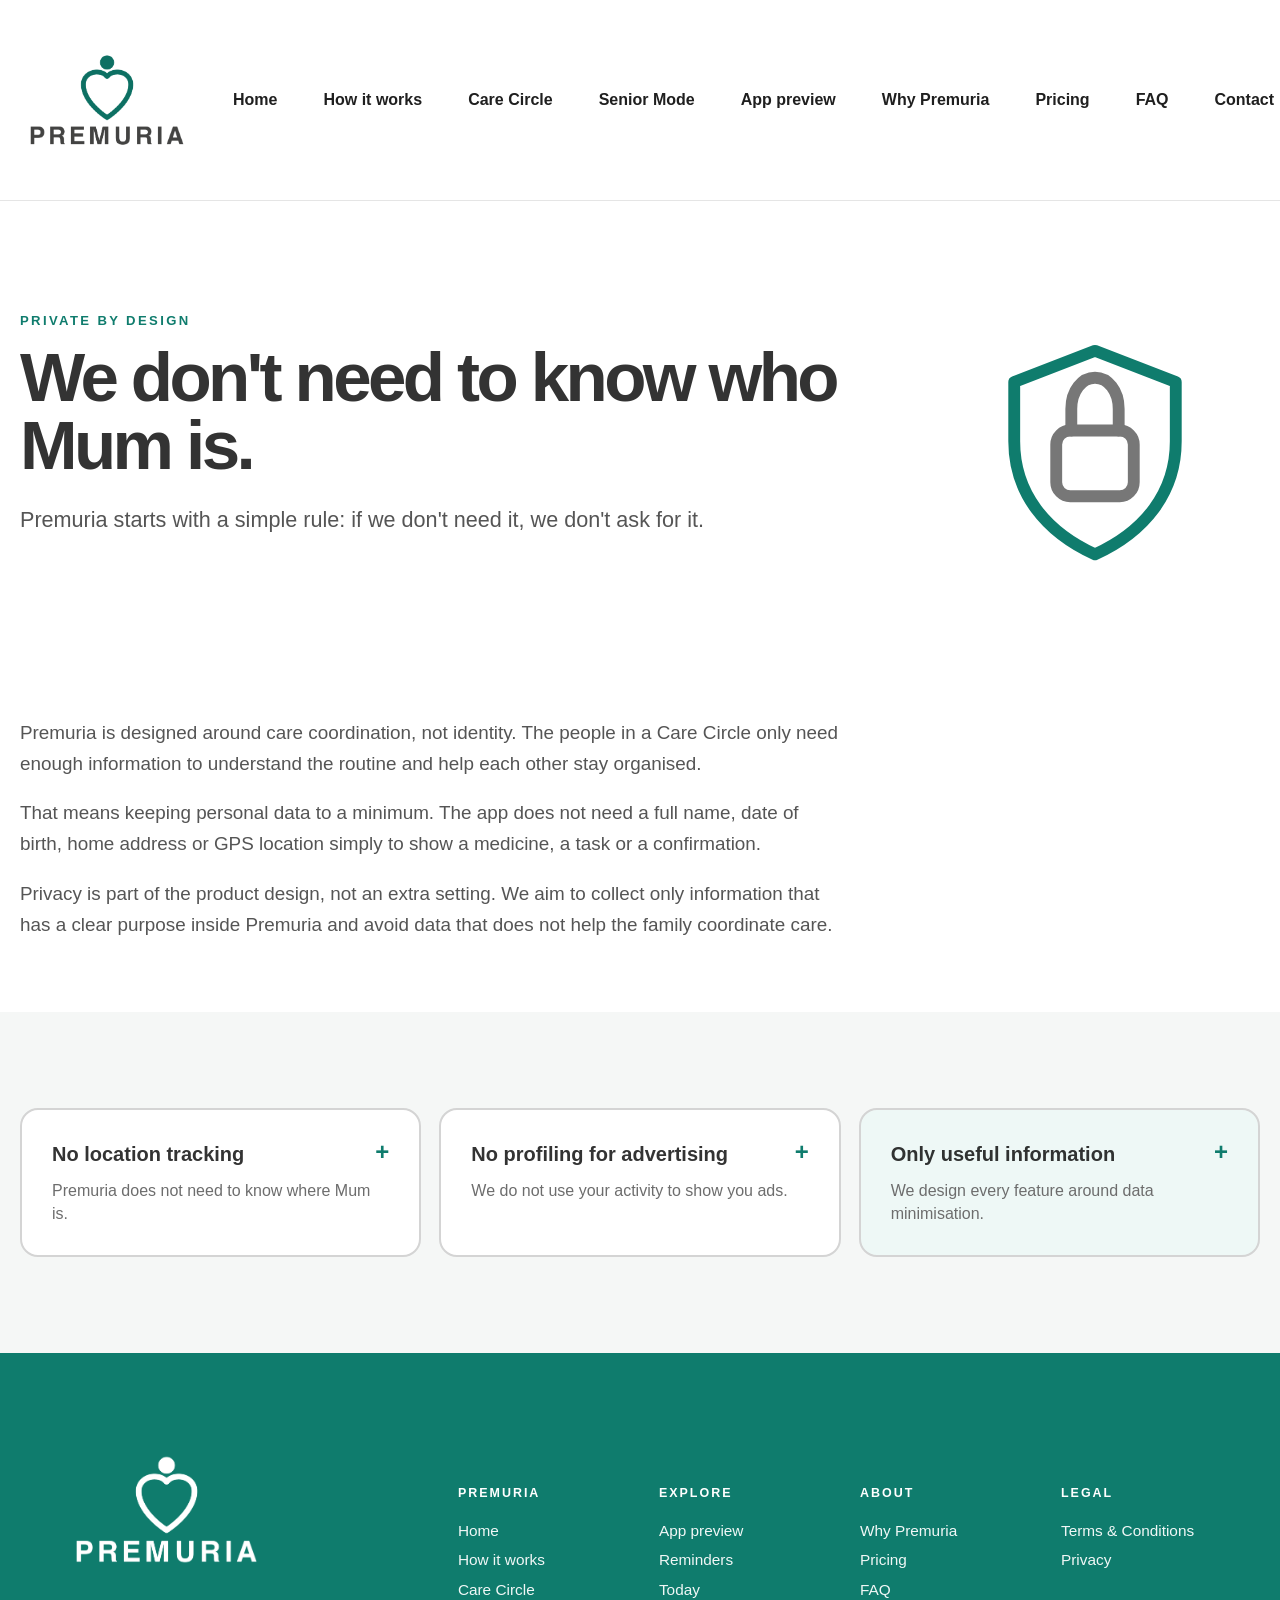
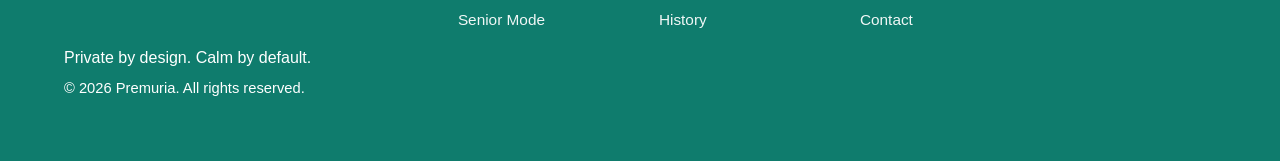
<file: privacy.html>
<!DOCTYPE html>
<html lang="en"><head><meta charset="utf-8"/><meta content="width=device-width,initial-scale=1" name="viewport"/>
<title>Privacy — Premuria</title><link href="styles.css" rel="stylesheet"/><link href="assets/favicon.ico" rel="icon" type="image/x-icon"/><link href="assets/favicon-32x32.png" rel="icon" sizes="32x32" type="image/png"/><link href="assets/apple-touch-icon.png" rel="apple-touch-icon" sizes="180x180"/></head><body>
<header class="site-header"><a class="brand" href="index.html"><img alt="Premuria" src="assets/premuria-logo.png"/></a><button aria-controls="main-navigation" aria-expanded="false" aria-label="Open navigation" class="menu-toggle" type="button"><span></span><span></span><span></span></button>
<nav class="main-nav" id="main-navigation"><a href="index.html">Home</a><a href="how-it-works.html">How it works</a><a href="responsibility.html">Care Circle</a><a href="senior-mode.html">Senior Mode</a><a href="app-preview.html">App preview</a><a href="why-premuria.html">Why Premuria</a><a href="pricing.html">Pricing</a><a href="index.html#faq">FAQ</a><a href="contact.html">Contact</a></nav></header>
<main><section class="section page-hero illustrated-hero"><div class="illustrated-copy"><p class="eyebrow">PRIVATE BY DESIGN</p><h1>We don't need to know who Mum is.</h1><p class="hero-copy">Premuria starts with a simple rule: if we don't need it, we don't ask for it.</p></div><div aria-hidden="true" class="section-illustration"><svg viewbox="0 0 260 260"><g fill="none" stroke="currentColor" stroke-linecap="round" stroke-linejoin="round" stroke-width="11"><path d="M130 37l75 29v55c0 48-29 84-75 105-46-21-75-57-75-105V66z"></path><g stroke="#777777"><rect height="61" rx="13" width="72" x="94" y="111"></rect><path d="M108 111V91c0-17 10-29 22-29s22 12 22 29v20"></path></g></g></svg></div></section>
<section class="section privacy-explainer"><div class="privacy-copy"><p>Premuria is designed around care coordination, not identity. The people in a Care Circle only need enough information to understand the routine and help each other stay organised.</p><p>That means keeping personal data to a minimum. The app does not need a full name, date of birth, home address or GPS location simply to show a medicine, a task or a confirmation.</p><p>Privacy is part of the product design, not an extra setting. We aim to collect only information that has a clear purpose inside Premuria and avoid data that does not help the family coordinate care.</p></div></section><section class="section soft"><div class="cards three">
<article aria-expanded="false" class="card expandable-card" data-expandable="" tabindex="0"><h3>No location tracking <b class="expand-mark">+</b></h3><p>Premuria does not need to know where Mum is.</p><div class="expand-content"><p>No GPS tracking. No location history. No address is needed for the core care-coordination experience. Medicines, confirmations, notes and responsibility do not require us to know where the person is.</p></div></article>
<article aria-expanded="false" class="card expandable-card" data-expandable="" tabindex="0"><h3>No profiling for advertising <b class="expand-mark">+</b></h3><p>We do not use your activity to show you ads.</p><div class="expand-content"><p>We do not use your activity to show you ads. Premuria is not built around advertising profiles or turning care activity into advertising data.</p></div></article>
<article aria-expanded="false" class="card useful-info-card expandable-card" data-expandable="" tabindex="0"><h3>Only useful information <b class="expand-mark">+</b></h3><p>We design every feature around data minimisation.</p><div class="expand-content"><p>Premuria does not require Mum’s full name, date of birth, address, phone number, email address, diagnosis or location. We ask a simple question before adding data: does this genuinely help coordinate care?</p></div></article>
</div></section></main>
<footer class="site-footer"><div class="footer-inner"><div class="footer-brand"><img alt="Premuria" src="assets/premuria-logo.png"/><p>Private by design. Calm by default.</p><p class="copyright">© 2026 Premuria. All rights reserved.</p></div><div class="footer-links"><div><h4>PREMURIA</h4><a href="index.html">Home</a><a href="how-it-works.html">How it works</a><a href="responsibility.html">Care Circle</a><a href="senior-mode.html">Senior Mode</a></div><div><h4>EXPLORE</h4><a href="app-preview.html">App preview</a><a href="reminders.html">Reminders</a><a href="today.html">Today</a><a href="history.html">History</a></div><div><h4>ABOUT</h4><a href="why-premuria.html">Why Premuria</a><a href="pricing.html">Pricing</a><a href="index.html#faq">FAQ</a><a href="contact.html">Contact</a></div><div><h4>LEGAL</h4><a href="terms.html">Terms &amp; Conditions</a><a href="privacy.html">Privacy</a></div></div></div></footer>
<script>
document.querySelectorAll('[data-expandable]').forEach(card=>{
  const toggle=()=>{
    const open=card.classList.toggle('open');
    card.setAttribute('aria-expanded', open ? 'true' : 'false');
    const mark=card.querySelector('.expand-mark');
    if(mark) mark.textContent=open?'−':'+';
  };
  card.addEventListener('click',e=>{
    if(e.target.closest('a')) return;
    toggle();
  });
  card.addEventListener('keydown',e=>{
    if(e.key==='Enter'||e.key===' '){e.preventDefault();toggle();}
  });
});
</script>
<script>
(function(){
  var button=document.querySelector('.menu-toggle');
  var nav=document.querySelector('.main-nav');
  if(!button||!nav) return;
  nav.id='main-navigation';
  function closeMenu(){document.body.classList.remove('menu-open');button.setAttribute('aria-expanded','false');button.setAttribute('aria-label','Open navigation');}
  button.addEventListener('click',function(){var open=document.body.classList.toggle('menu-open');button.setAttribute('aria-expanded',open?'true':'false');button.setAttribute('aria-label',open?'Close navigation':'Open navigation');});
  nav.querySelectorAll('a').forEach(function(a){a.addEventListener('click',closeMenu);});
  window.addEventListener('resize',function(){if(window.innerWidth>900) closeMenu();});
  document.addEventListener('keydown',function(e){if(e.key==='Escape') closeMenu();});
})();
</script></body></html>
</file>
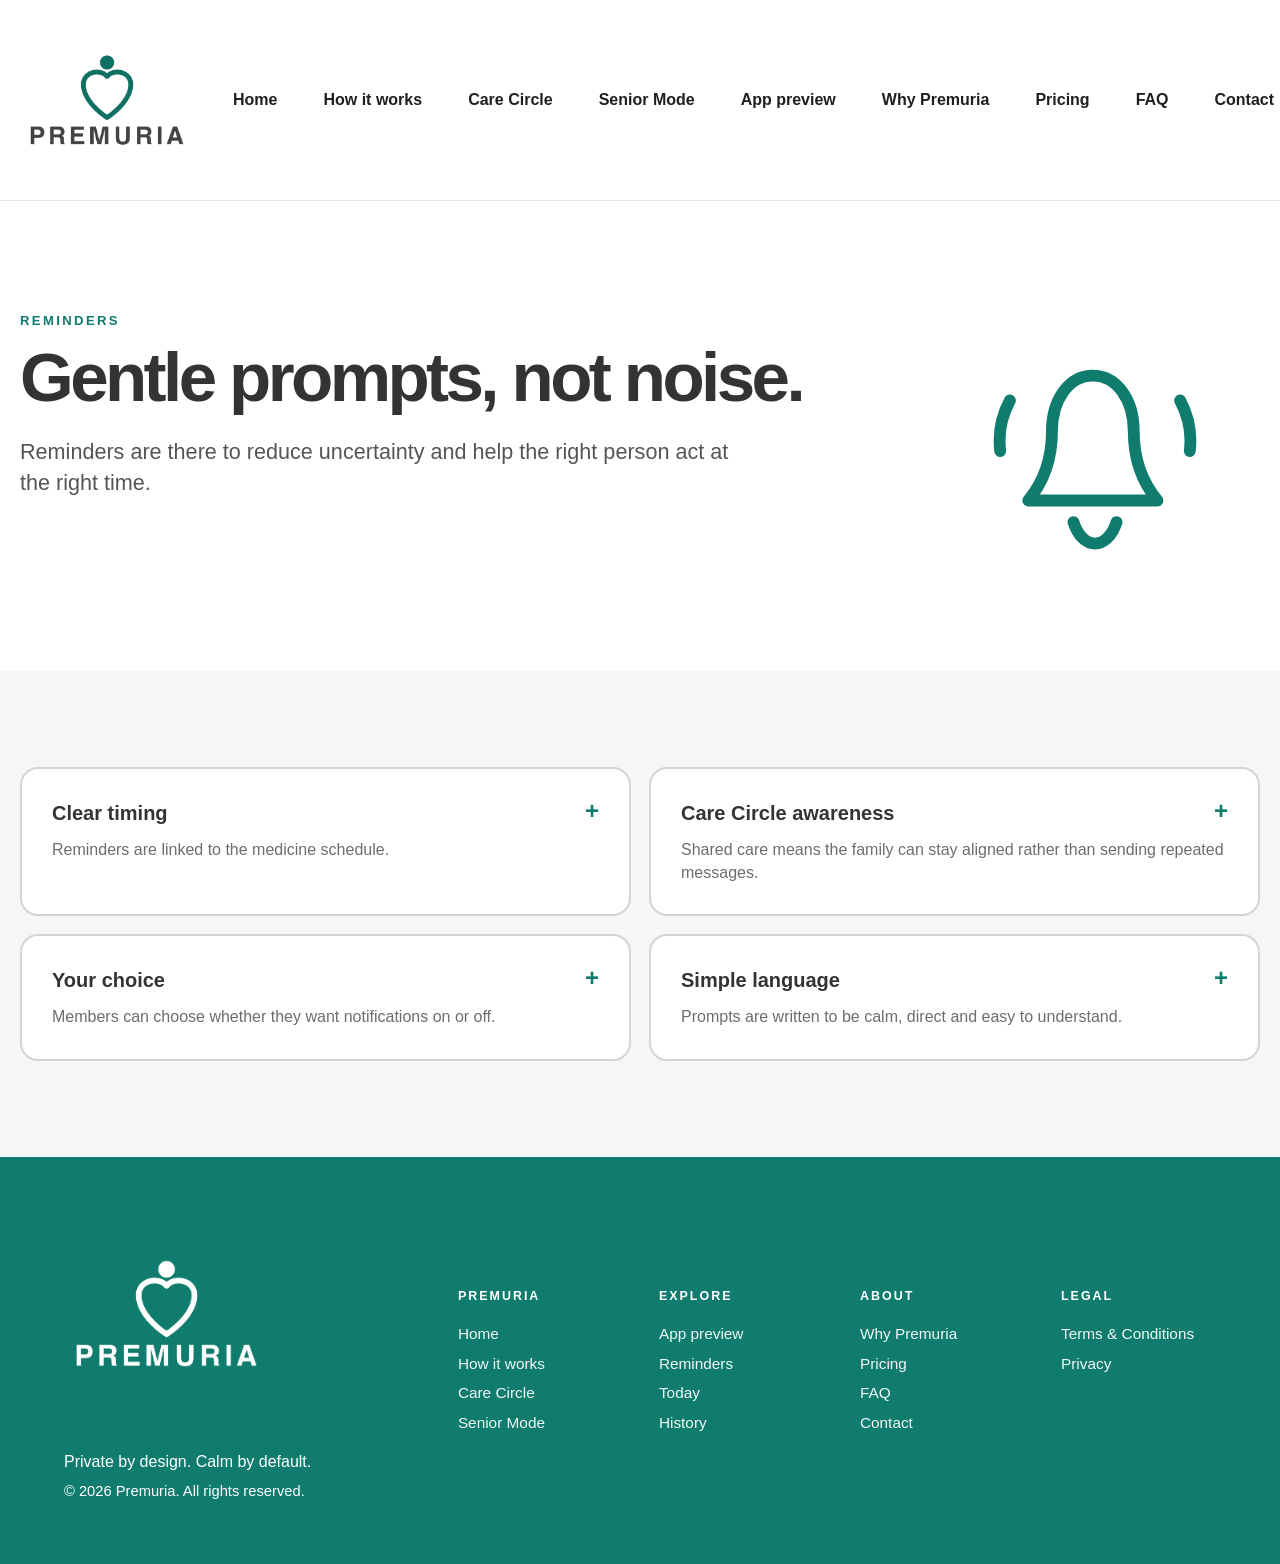
<file: reminders.html>
<!DOCTYPE html>
<html lang="en"><head><meta charset="utf-8"/>
<meta content="width=device-width,initial-scale=1" name="viewport"/>
<title>Reminders — Premuria</title><link href="styles.css" rel="stylesheet"/><link href="assets/favicon.ico" rel="icon" type="image/x-icon"/><link href="assets/favicon-32x32.png" rel="icon" sizes="32x32" type="image/png"/><link href="assets/apple-touch-icon.png" rel="apple-touch-icon" sizes="180x180"/></head><body>
<header class="site-header">
<a class="brand" href="index.html"><img alt="Premuria" src="assets/premuria-logo.png"/></a><button aria-controls="main-navigation" aria-expanded="false" aria-label="Open navigation" class="menu-toggle" type="button"><span></span><span></span><span></span></button>
<nav class="main-nav" id="main-navigation"><a href="index.html">Home</a><a href="how-it-works.html">How it works</a><a href="responsibility.html">Care Circle</a><a href="senior-mode.html">Senior Mode</a><a href="app-preview.html">App preview</a><a href="why-premuria.html">Why Premuria</a><a href="pricing.html">Pricing</a><a href="index.html#faq">FAQ</a><a href="contact.html">Contact</a></nav>
</header>
<main>
<section class="section page-hero illustrated-hero"><div class="illustrated-copy"><p class="eyebrow">REMINDERS</p><h1>Gentle prompts, not noise.</h1><p class="hero-copy">Reminders are there to reduce uncertainty and help the right person act at the right time.</p></div><div aria-hidden="true" class="section-illustration"><svg viewbox="0 0 260 260"><g fill="none" stroke="currentColor" stroke-linecap="round" stroke-linejoin="round" stroke-width="11"><path d="M72 176h116c-15-18-22-39-22-64 0-30-16-52-38-52s-38 22-38 52c0 25-7 46-22 64zM110 196c4 13 12 20 20 20s16-7 20-20M51 83c-8 15-11 31-9 47M209 83c8 15 11 31 9 47"></path></g></svg></div></section>
<section class="section soft"><div class="detail-grid"><article aria-expanded="false" class="detail-card expandable-card" data-expandable="" tabindex="0"><h3>Clear timing <span class="expand-mark">+</span></h3><p>Reminders are linked to the medicine schedule.</p><div class="expand-content"><p>A reminder appears around the time that matters, so nobody has to keep checking the clock. The aim is a useful prompt at the right moment, not a stream of alerts.</p></div></article><article aria-expanded="false" class="detail-card expandable-card" data-expandable="" tabindex="0"><h3>Care Circle awareness <span class="expand-mark">+</span></h3><p>Shared care means the family can stay aligned rather than sending repeated messages.</p><div class="expand-content"><p>When something is confirmed, the shared picture changes with it. That helps the next person know what has already happened without asking the same question again.</p></div></article><article aria-expanded="false" class="detail-card expandable-card" data-expandable="" tabindex="0"><h3>Your choice <span class="expand-mark">+</span></h3><p>Members can choose whether they want notifications on or off.</p><div class="expand-content"><p>Not everyone needs every prompt. Each person can keep reminders useful for their role, rather than turning Premuria into another source of unnecessary noise.</p></div></article><article aria-expanded="false" class="detail-card expandable-card" data-expandable="" tabindex="0"><h3>Simple language <span class="expand-mark">+</span></h3><p>Prompts are written to be calm, direct and easy to understand.</p><div class="expand-content"><p>A notification should tell you what matters and what to do next. Short wording keeps the message clear, especially when someone is busy or helping from a distance.</p></div></article></div></section>
</main><footer class="site-footer"><div class="footer-inner"><div class="footer-brand"><img alt="Premuria" src="assets/premuria-logo.png"/><p>Private by design. Calm by default.</p><p class="copyright">© 2026 Premuria. All rights reserved.</p></div><div class="footer-links"><div><h4>PREMURIA</h4><a href="index.html">Home</a><a href="how-it-works.html">How it works</a><a href="responsibility.html">Care Circle</a><a href="senior-mode.html">Senior Mode</a></div><div><h4>EXPLORE</h4><a href="app-preview.html">App preview</a><a href="reminders.html">Reminders</a><a href="today.html">Today</a><a href="history.html">History</a></div><div><h4>ABOUT</h4><a href="why-premuria.html">Why Premuria</a><a href="pricing.html">Pricing</a><a href="index.html#faq">FAQ</a><a href="contact.html">Contact</a></div><div><h4>LEGAL</h4><a href="terms.html">Terms &amp; Conditions</a><a href="privacy.html">Privacy</a></div></div></div></footer><script>document.querySelectorAll('[data-expandable]').forEach(c=>{const t=()=>{c.classList.toggle('open');c.setAttribute('aria-expanded',c.classList.contains('open'));const m=c.querySelector('.expand-mark');if(m)m.textContent=c.classList.contains('open')?'−':'+'};c.addEventListener('click',t);c.addEventListener('keydown',e=>{if(e.key==='Enter'||e.key===' '){e.preventDefault();t()}})});</script><script>
(function(){
  var button=document.querySelector('.menu-toggle');
  var nav=document.querySelector('.main-nav');
  if(!button||!nav) return;
  nav.id='main-navigation';
  function closeMenu(){document.body.classList.remove('menu-open');button.setAttribute('aria-expanded','false');button.setAttribute('aria-label','Open navigation');}
  button.addEventListener('click',function(){var open=document.body.classList.toggle('menu-open');button.setAttribute('aria-expanded',open?'true':'false');button.setAttribute('aria-label',open?'Close navigation':'Open navigation');});
  nav.querySelectorAll('a').forEach(function(a){a.addEventListener('click',closeMenu);});
  window.addEventListener('resize',function(){if(window.innerWidth>900) closeMenu();});
  document.addEventListener('keydown',function(e){if(e.key==='Escape') closeMenu();});
})();
</script></body></html>
</file>
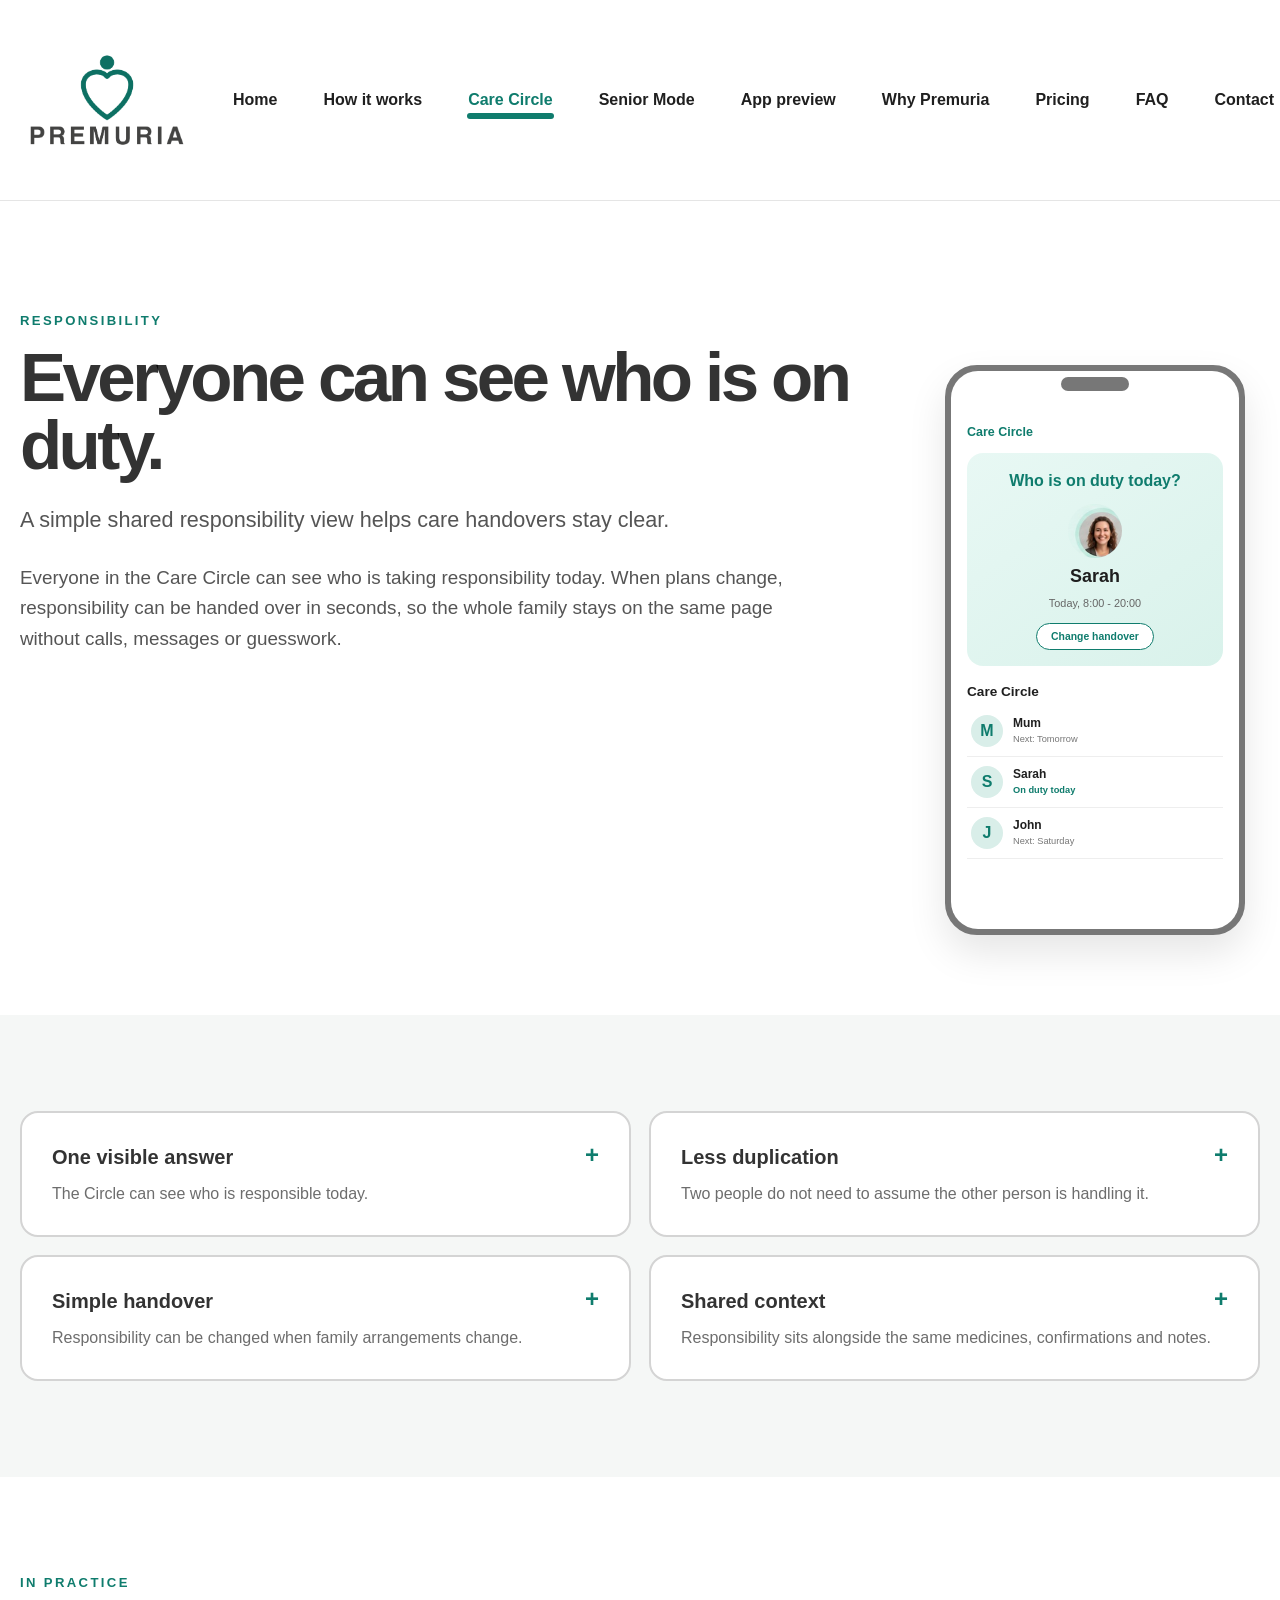
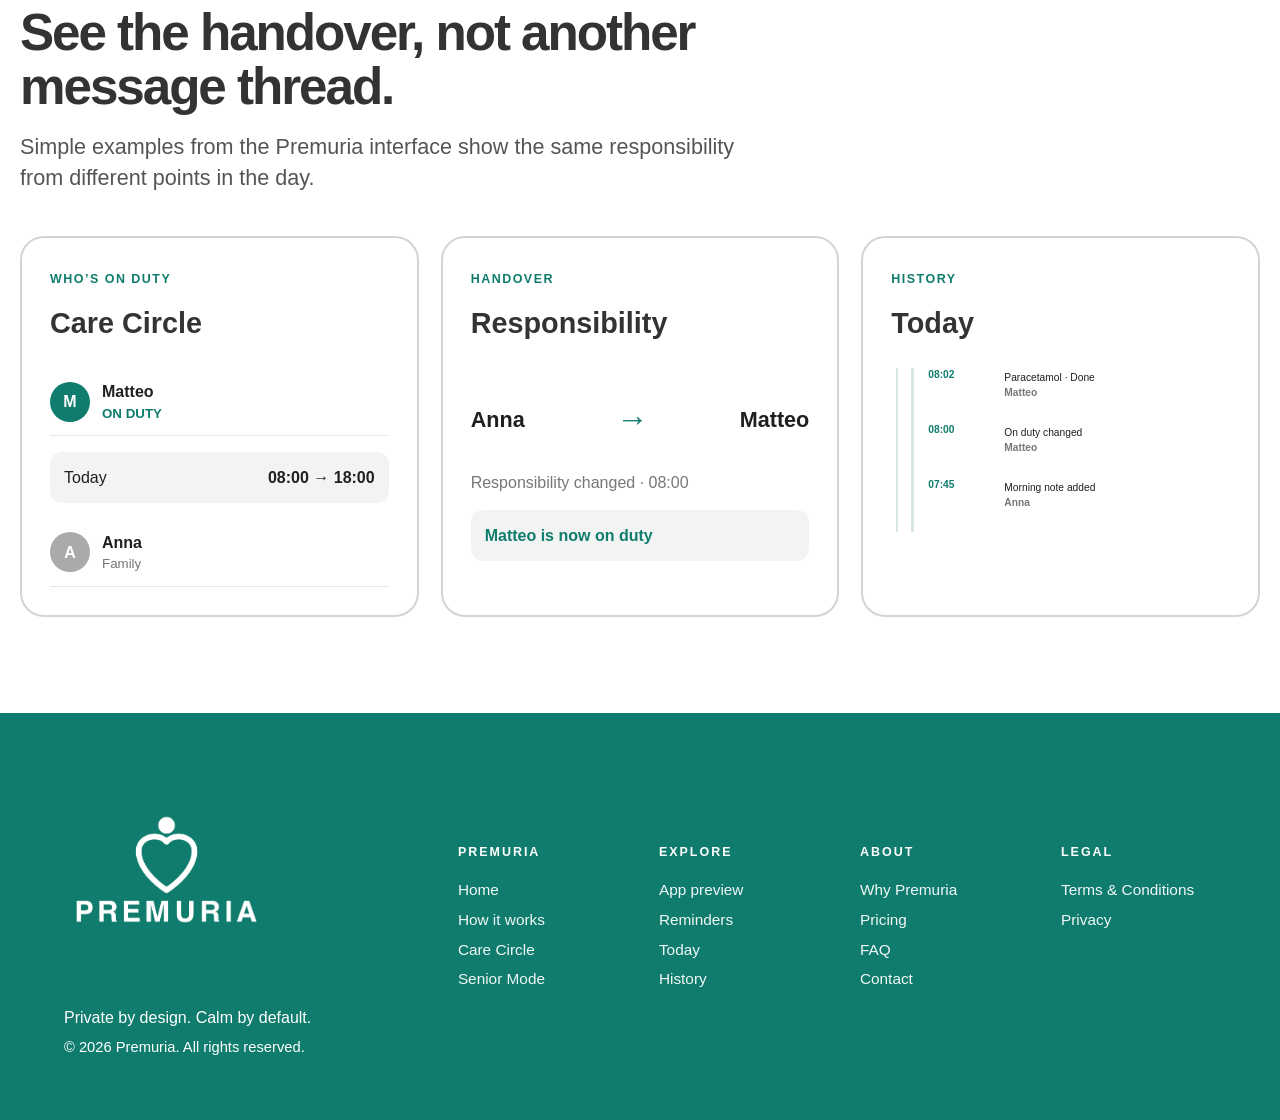
<file: responsibility.html>
<!DOCTYPE html>
<html lang="en"><head><meta charset="utf-8"/>
<meta content="width=device-width,initial-scale=1" name="viewport"/>
<title>Responsibility — Premuria</title><link href="styles.css" rel="stylesheet"/><link href="assets/favicon.ico" rel="icon" type="image/x-icon"/><link href="assets/favicon-32x32.png" rel="icon" sizes="32x32" type="image/png"/><link href="assets/apple-touch-icon.png" rel="apple-touch-icon" sizes="180x180"/></head><body>
<header class="site-header">
<a class="brand" href="index.html"><img alt="Premuria" src="assets/premuria-logo.png"/></a><button aria-controls="main-navigation" aria-expanded="false" aria-label="Open navigation" class="menu-toggle" type="button"><span></span><span></span><span></span></button>
<nav class="main-nav" id="main-navigation"><a href="index.html">Home</a><a href="how-it-works.html">How it works</a><a class="current" href="responsibility.html">Care Circle</a><a href="senior-mode.html">Senior Mode</a><a href="app-preview.html">App preview</a><a href="why-premuria.html">Why Premuria</a><a href="pricing.html">Pricing</a><a href="index.html#faq">FAQ</a><a href="contact.html">Contact</a></nav>
</header>
<main>
<section class="section page-hero illustrated-hero"><div class="illustrated-copy"><p class="eyebrow">RESPONSIBILITY</p><h1>Everyone can see who is on duty.</h1><p class="hero-copy">A simple shared responsibility view helps care handovers stay clear.</p><div class="responsibility-intro"><p>Everyone in the Care Circle can see who is taking responsibility today. When plans change, responsibility can be handed over in seconds, so the whole family stays on the same page without calls, messages or guesswork.</p></div></div><div aria-label="Care Circle screen showing who is on duty today" class="hero-phone care-duty-phone"><div class="hero-phone-notch"></div><div class="hero-phone-screen"><small>Care Circle</small><div class="duty-panel"><b>Who is on duty today?</b><span class="duty-avatar duty-avatar-photo"><img alt="Sarah" src="assets/sarah-avatar.jpg"/></span><strong>Sarah</strong><em>Today, 8:00 - 20:00</em><button type="button">Change handover</button></div><h4>Care Circle</h4><div class="duty-person"><i>M</i><span><b>Mum</b><small>Next: Tomorrow</small></span></div><div class="duty-person active"><i>S</i><span><b>Sarah</b><small>On duty today</small></span></div><div class="duty-person"><i>J</i><span><b>John</b><small>Next: Saturday</small></span></div></div></div></section>
<section class="section soft"><div class="detail-grid"><article aria-expanded="false" class="detail-card expandable-card" data-expandable="" tabindex="0"><h3>One visible answer<span class="expand-mark">+</span></h3><p>The Circle can see who is responsible today.</p><div class="expand-content"><p>Everyone in the Care Circle can immediately see who is taking responsibility today. It removes the need to ask in a group chat, call around or assume somebody else is handling it.</p></div></article><article aria-expanded="false" class="detail-card expandable-card" data-expandable="" tabindex="0"><h3>Less duplication<span class="expand-mark">+</span></h3><p>Two people do not need to assume the other person is handling it.</p><div class="expand-content"><p>When responsibility is visible, two people are less likely to do the same task, and an important task is less likely to be missed because each person thought the other was doing it.</p></div></article><article aria-expanded="false" class="detail-card expandable-card" data-expandable="" tabindex="0"><h3>Simple handover<span class="expand-mark">+</span></h3><p>Responsibility can be changed when family arrangements change.</p><div class="expand-content"><p>Plans change. A handover should take seconds: the Care Circle can see the new responsibility clearly without rebuilding the day through messages and calls.</p></div></article><article aria-expanded="false" class="detail-card expandable-card" data-expandable="" tabindex="0"><h3>Shared context<span class="expand-mark">+</span></h3><p>Responsibility sits alongside the same medicines, confirmations and notes.</p><div class="expand-content"><p>Who is on duty is not isolated information. It sits beside the same medicines, confirmations and notes, giving everyone the context needed to understand the day.</p></div></article></div></section>
<section class="section care-examples"><div class="section-intro"><p class="eyebrow">IN PRACTICE</p><h2>See the handover, not another message thread.</h2><p>Simple examples from the Premuria interface show the same responsibility from different points in the day.</p></div><div class="care-example-grid"><article class="ui-shot"><span>WHO’S ON DUTY</span><h3>Care Circle</h3><div class="person on"><b>M</b><p><strong>Matteo</strong><small>ON DUTY</small></p></div><div class="shift">Today <strong>08:00 → 18:00</strong></div><div class="person"><b>A</b><p><strong>Anna</strong><small>Family</small></p></div></article><article class="ui-shot"><span>HANDOVER</span><h3>Responsibility</h3><div class="handover-row"><b>Anna</b><i>→</i><b>Matteo</b></div><p class="ui-muted">Responsibility changed · 08:00</p><div class="ui-confirm">Matteo is now on duty</div></article><article class="ui-shot"><span>HISTORY</span><h3>Today</h3><div class="timeline"><p><b>08:02</b><span>Paracetamol · Done<br/><strong>Matteo</strong></span></p><p><b>08:00</b><span>On duty changed<br/><strong>Matteo</strong></span></p><p><b>07:45</b><span>Morning note added<br/><strong>Anna</strong></span></p></div></article></div></section></main><footer class="site-footer"><div class="footer-inner"><div class="footer-brand"><img alt="Premuria" src="assets/premuria-logo.png"/><p>Private by design. Calm by default.</p><p class="copyright">© 2026 Premuria. All rights reserved.</p></div><div class="footer-links"><div><h4>PREMURIA</h4><a href="index.html">Home</a><a href="how-it-works.html">How it works</a><a href="responsibility.html">Care Circle</a><a href="senior-mode.html">Senior Mode</a></div><div><h4>EXPLORE</h4><a href="app-preview.html">App preview</a><a href="reminders.html">Reminders</a><a href="today.html">Today</a><a href="history.html">History</a></div><div><h4>ABOUT</h4><a href="why-premuria.html">Why Premuria</a><a href="pricing.html">Pricing</a><a href="index.html#faq">FAQ</a><a href="contact.html">Contact</a></div><div><h4>LEGAL</h4><a href="terms.html">Terms &amp; Conditions</a><a href="privacy.html">Privacy</a></div></div></div></footer>
<script>
document.querySelectorAll('[data-expandable]').forEach(card=>{
  const toggle=()=>{
    const open=card.classList.toggle('open');
    card.setAttribute('aria-expanded', open ? 'true' : 'false');
    const mark=card.querySelector('.expand-mark');
    if(mark) mark.textContent=open?'−':'+';
  };
  card.addEventListener('click',e=>{
    if(e.target.closest('a')) return;
    toggle();
  });
  card.addEventListener('keydown',e=>{
    if(e.key==='Enter'||e.key===' '){e.preventDefault();toggle();}
  });
});
</script>
<script>
(function(){
  var button=document.querySelector('.menu-toggle');
  var nav=document.querySelector('.main-nav');
  if(!button||!nav) return;
  nav.id='main-navigation';
  function closeMenu(){document.body.classList.remove('menu-open');button.setAttribute('aria-expanded','false');button.setAttribute('aria-label','Open navigation');}
  button.addEventListener('click',function(){var open=document.body.classList.toggle('menu-open');button.setAttribute('aria-expanded',open?'true':'false');button.setAttribute('aria-label',open?'Close navigation':'Open navigation');});
  nav.querySelectorAll('a').forEach(function(a){a.addEventListener('click',closeMenu);});
  window.addEventListener('resize',function(){if(window.innerWidth>900) closeMenu();});
  document.addEventListener('keydown',function(e){if(e.key==='Escape') closeMenu();});
})();
</script></body></html>
</file>
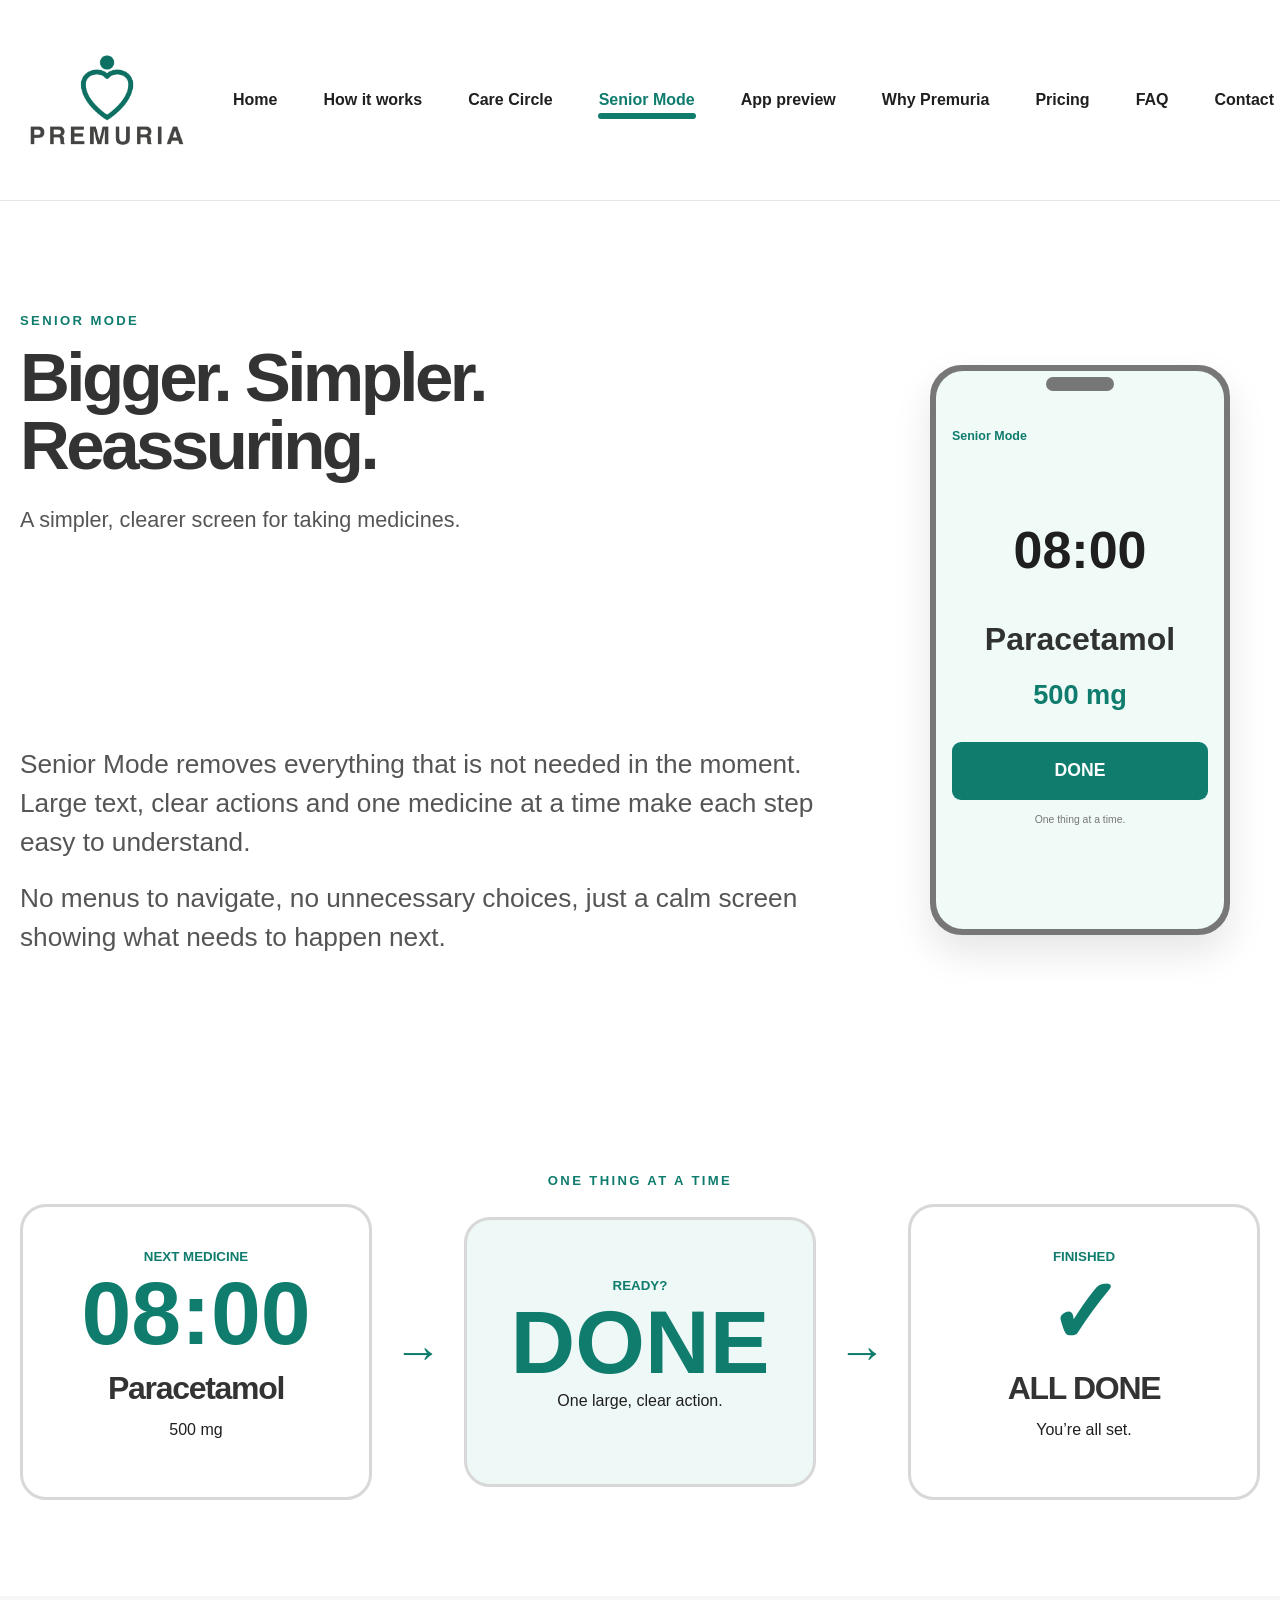
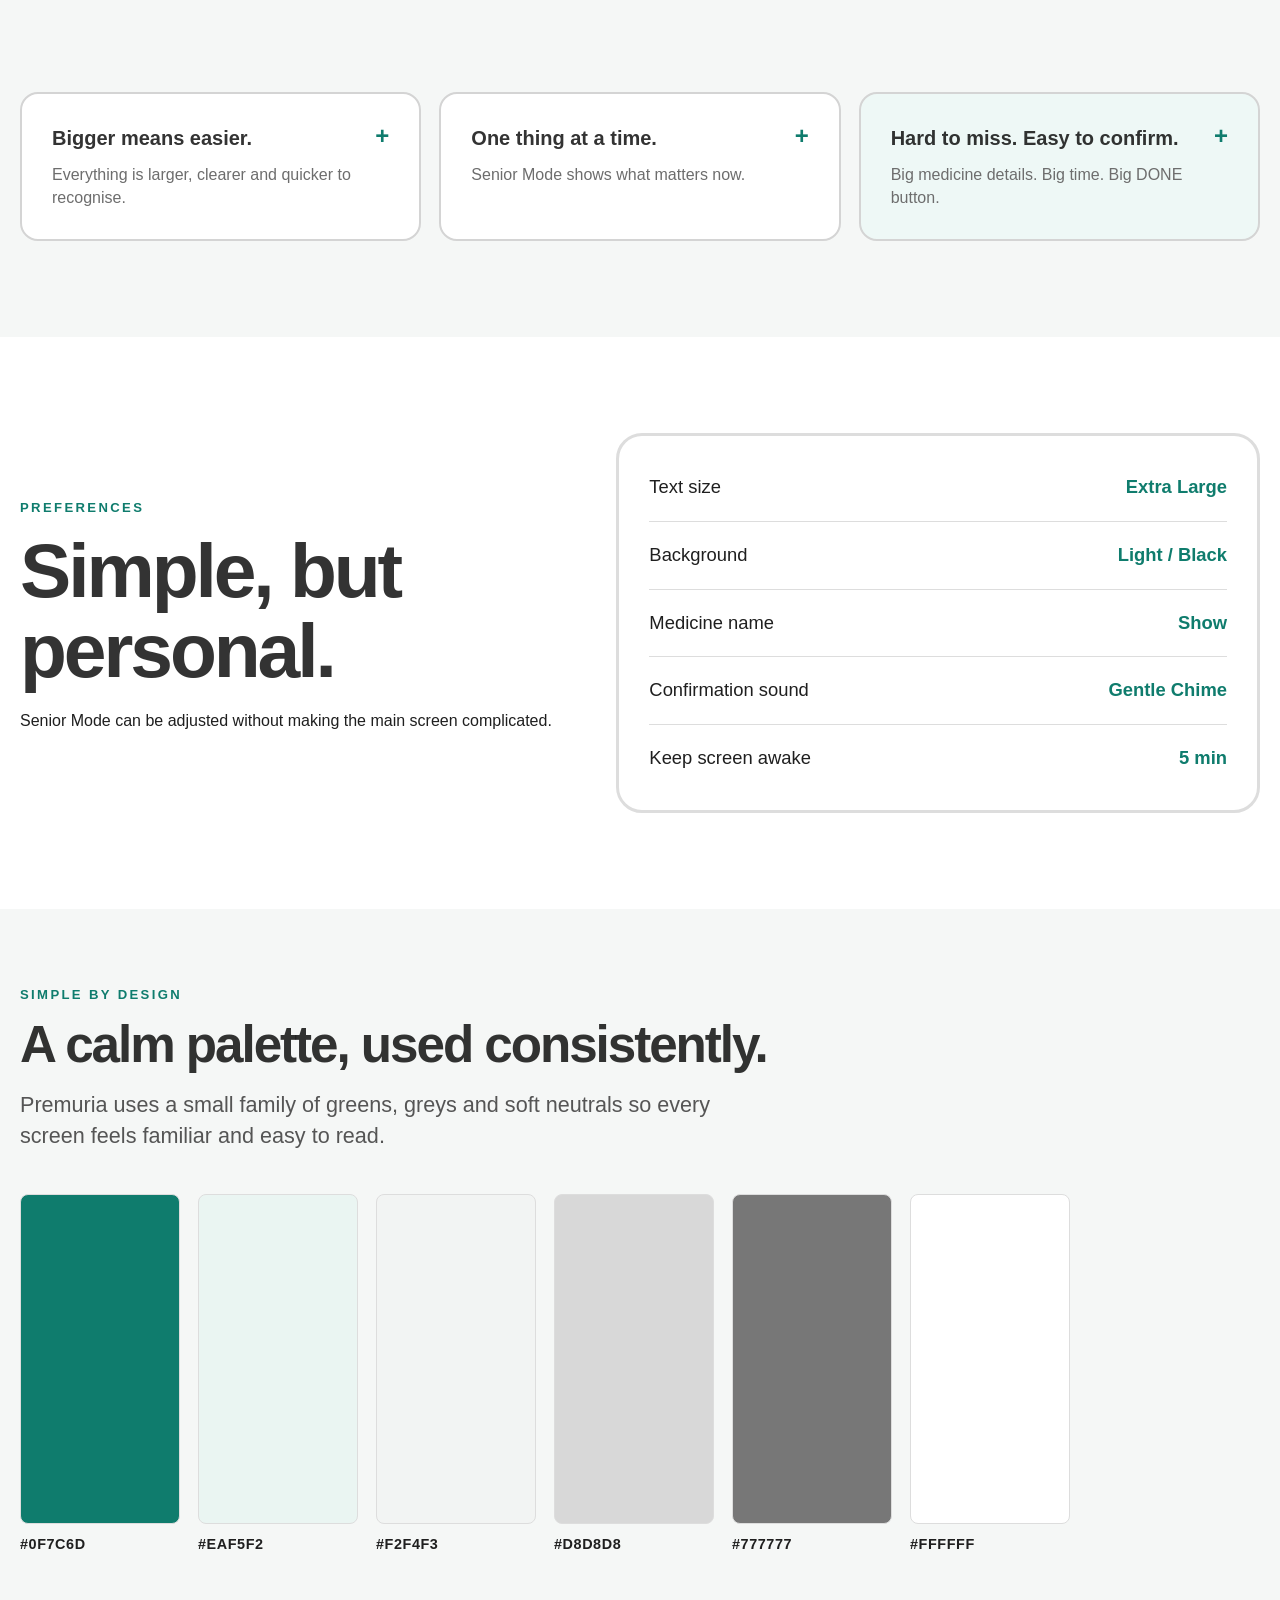
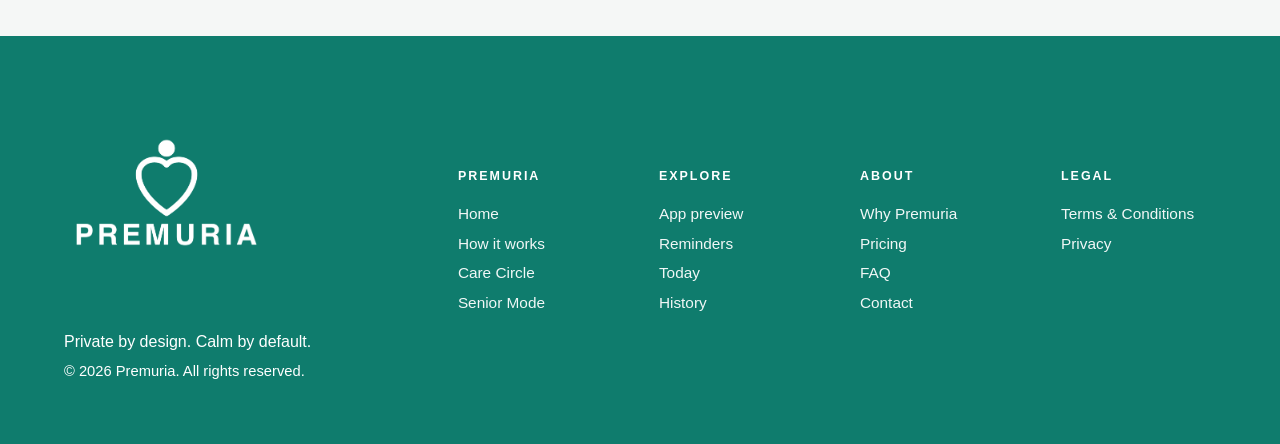
<file: senior-mode.html>
<!DOCTYPE html>
<html lang="en"><head><meta charset="utf-8"/><meta content="width=device-width,initial-scale=1" name="viewport"/><title>Senior Mode — Premuria</title><link href="styles.css" rel="stylesheet"/><link href="assets/favicon.ico" rel="icon" type="image/x-icon"/><link href="assets/favicon-32x32.png" rel="icon" sizes="32x32" type="image/png"/><link href="assets/apple-touch-icon.png" rel="apple-touch-icon" sizes="180x180"/></head><body>
<header class="site-header"><a class="brand" href="index.html"><img alt="Premuria" src="assets/premuria-logo.png"/></a><button aria-controls="main-navigation" aria-expanded="false" aria-label="Open navigation" class="menu-toggle" type="button"><span></span><span></span><span></span></button><nav class="main-nav" id="main-navigation"><a href="index.html">Home</a><a href="how-it-works.html">How it works</a><a href="responsibility.html">Care Circle</a><a class="current" href="senior-mode.html">Senior Mode</a><a href="app-preview.html">App preview</a><a href="why-premuria.html">Why Premuria</a><a href="pricing.html">Pricing</a><a href="index.html#faq">FAQ</a><a href="contact.html">Contact</a></nav></header>
<main><section class="section page-hero senior-hero"><div><p class="eyebrow">SENIOR MODE</p><h1>Bigger. Simpler. Reassuring.</h1><p class="hero-copy">A simpler, clearer screen for taking medicines.</p></div><div aria-label="Senior Mode screen" class="hero-phone senior-hero-phone"><div class="hero-phone-notch"></div><div class="hero-phone-screen senior-screen"><small>Senior Mode</small><div class="senior-time">08:00</div><h3>Paracetamol</h3><div class="senior-dose">500 mg</div><div class="senior-done hero-done">DONE</div><p class="muted-small">One thing at a time.</p></div></div></section>
<section class="section senior-explainer"><div class="senior-copy"><p>Senior Mode removes everything that is not needed in the moment. Large text, clear actions and one medicine at a time make each step easy to understand.</p><p>No menus to navigate, no unnecessary choices, just a calm screen showing what needs to happen next.</p></div></section><section class="section senior-journey"><p class="eyebrow">ONE THING AT A TIME</p><div class="senior-flow"><article><small>NEXT MEDICINE</small><strong>08:00</strong><h2>Paracetamol</h2><p>500 mg</p></article><b>→</b><article class="senior-action"><small>READY?</small><strong>DONE</strong><p>One large, clear action.</p></article><b>→</b><article><small>FINISHED</small><strong>✓</strong><h2>ALL DONE</h2><p>You’re all set.</p></article></div></section>
<section class="section soft"><div class="cards three"><article class="card expandable-card" data-expandable="" tabindex="0"><h3>Bigger means easier. <b class="expand-mark">+</b></h3><p>Everything is larger, clearer and quicker to recognise.</p><div class="expand-content"><p>Helpful for tired eyes, distracted moments, or simply when you don’t have your glasses nearby.</p></div></article><article class="card expandable-card" data-expandable="" tabindex="0"><h3>One thing at a time. <b class="expand-mark">+</b></h3><p>Senior Mode shows what matters now.</p><div class="expand-content"><p>No hunting through menus. No tiny buttons. No unnecessary decisions.</p></div></article><article class="card useful-info-card expandable-card" data-expandable="" tabindex="0"><h3>Hard to miss. Easy to confirm. <b class="expand-mark">+</b></h3><p>Big medicine details. Big time. Big DONE button.</p><div class="expand-content"><p>And when it’s done, it’s DONE. A clear ALL DONE lets you get on with the rest of the day.</p></div></article></div></section>
<section class="section senior-prefs"><div><p class="eyebrow">PREFERENCES</p><h2>Simple, but personal.</h2><p>Senior Mode can be adjusted without making the main screen complicated.</p></div><div class="prefs-panel"><div><span>Text size</span><strong>Extra Large</strong></div><div><span>Background</span><strong>Light / Black</strong></div><div><span>Medicine name</span><strong>Show</strong></div><div><span>Confirmation sound</span><strong>Gentle Chime</strong></div><div><span>Keep screen awake</span><strong>5 min</strong></div></div></section><section class="section soft brand-palette"><div class="section-intro"><p class="eyebrow">SIMPLE BY DESIGN</p><h2>A calm palette, used consistently.</h2><p>Premuria uses a small family of greens, greys and soft neutrals so every screen feels familiar and easy to read.</p></div><div class="palette-grid"><div><span style="background:#0F7C6D"></span><b>#0F7C6D</b></div><div><span style="background:#EAF5F2"></span><b>#EAF5F2</b></div><div><span style="background:#F2F4F3"></span><b>#F2F4F3</b></div><div><span style="background:#D8D8D8"></span><b>#D8D8D8</b></div><div><span style="background:#777777"></span><b>#777777</b></div><div><span style="background:#FFFFFF"></span><b>#FFFFFF</b></div></div></section></main>
<footer class="site-footer"><div class="footer-inner"><div class="footer-brand"><img alt="Premuria" src="assets/premuria-logo.png"/><p>Private by design. Calm by default.</p><p class="copyright">© 2026 Premuria. All rights reserved.</p></div><div class="footer-links"><div><h4>PREMURIA</h4><a href="index.html">Home</a><a href="how-it-works.html">How it works</a><a href="responsibility.html">Care Circle</a><a href="senior-mode.html">Senior Mode</a></div><div><h4>EXPLORE</h4><a href="app-preview.html">App preview</a><a href="reminders.html">Reminders</a><a href="today.html">Today</a><a href="history.html">History</a></div><div><h4>ABOUT</h4><a href="why-premuria.html">Why Premuria</a><a href="pricing.html">Pricing</a><a href="index.html#faq">FAQ</a><a href="contact.html">Contact</a></div><div><h4>LEGAL</h4><a href="terms.html">Terms &amp; Conditions</a><a href="privacy.html">Privacy</a></div></div></div></footer><script>document.querySelectorAll('[data-expandable]').forEach(c=>{const t=()=>{c.classList.toggle('open');let m=c.querySelector('.expand-mark');if(m)m.textContent=c.classList.contains('open')?'−':'+'};c.onclick=t;c.onkeydown=e=>{if(e.key==='Enter'||e.key===' '){e.preventDefault();t()}}})</script><script>
(function(){
  var button=document.querySelector('.menu-toggle');
  var nav=document.querySelector('.main-nav');
  if(!button||!nav) return;
  nav.id='main-navigation';
  function closeMenu(){document.body.classList.remove('menu-open');button.setAttribute('aria-expanded','false');button.setAttribute('aria-label','Open navigation');}
  button.addEventListener('click',function(){var open=document.body.classList.toggle('menu-open');button.setAttribute('aria-expanded',open?'true':'false');button.setAttribute('aria-label',open?'Close navigation':'Open navigation');});
  nav.querySelectorAll('a').forEach(function(a){a.addEventListener('click',closeMenu);});
  window.addEventListener('resize',function(){if(window.innerWidth>900) closeMenu();});
  document.addEventListener('keydown',function(e){if(e.key==='Escape') closeMenu();});
})();
</script></body></html>
</file>
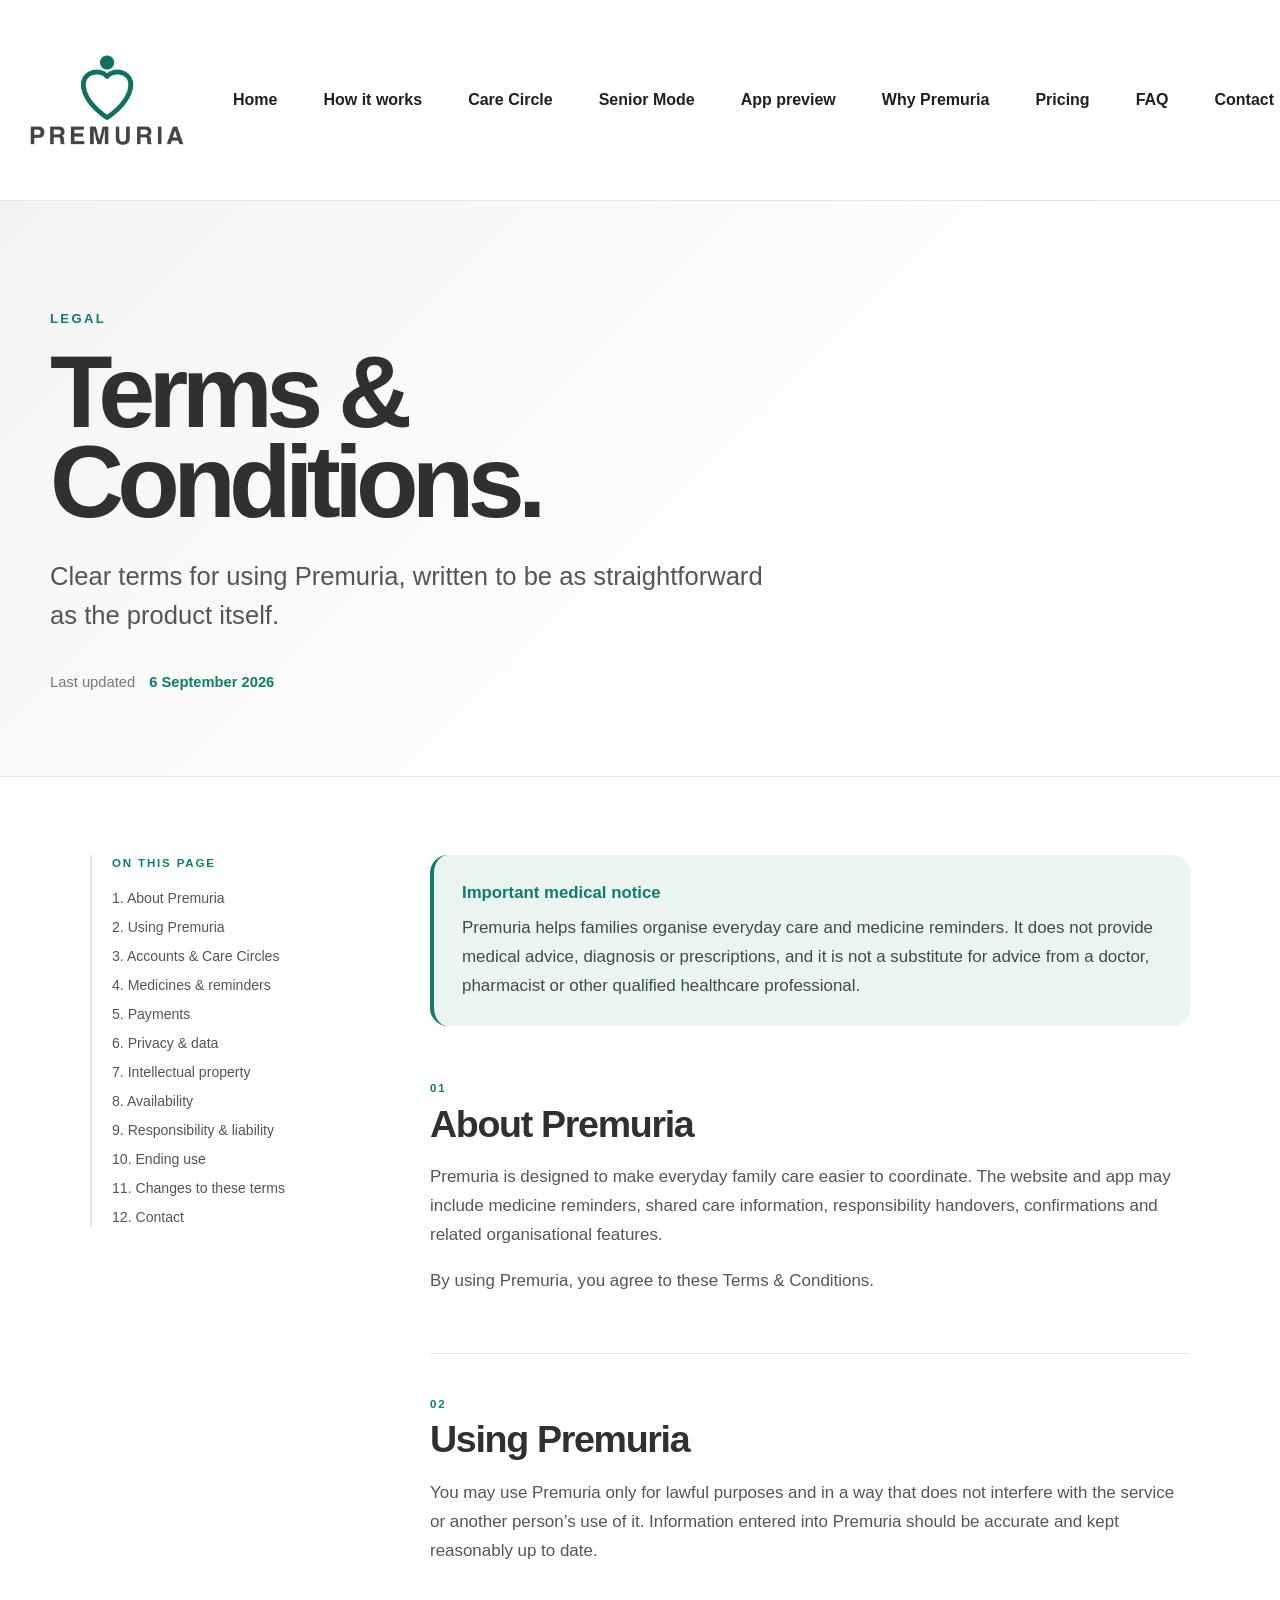
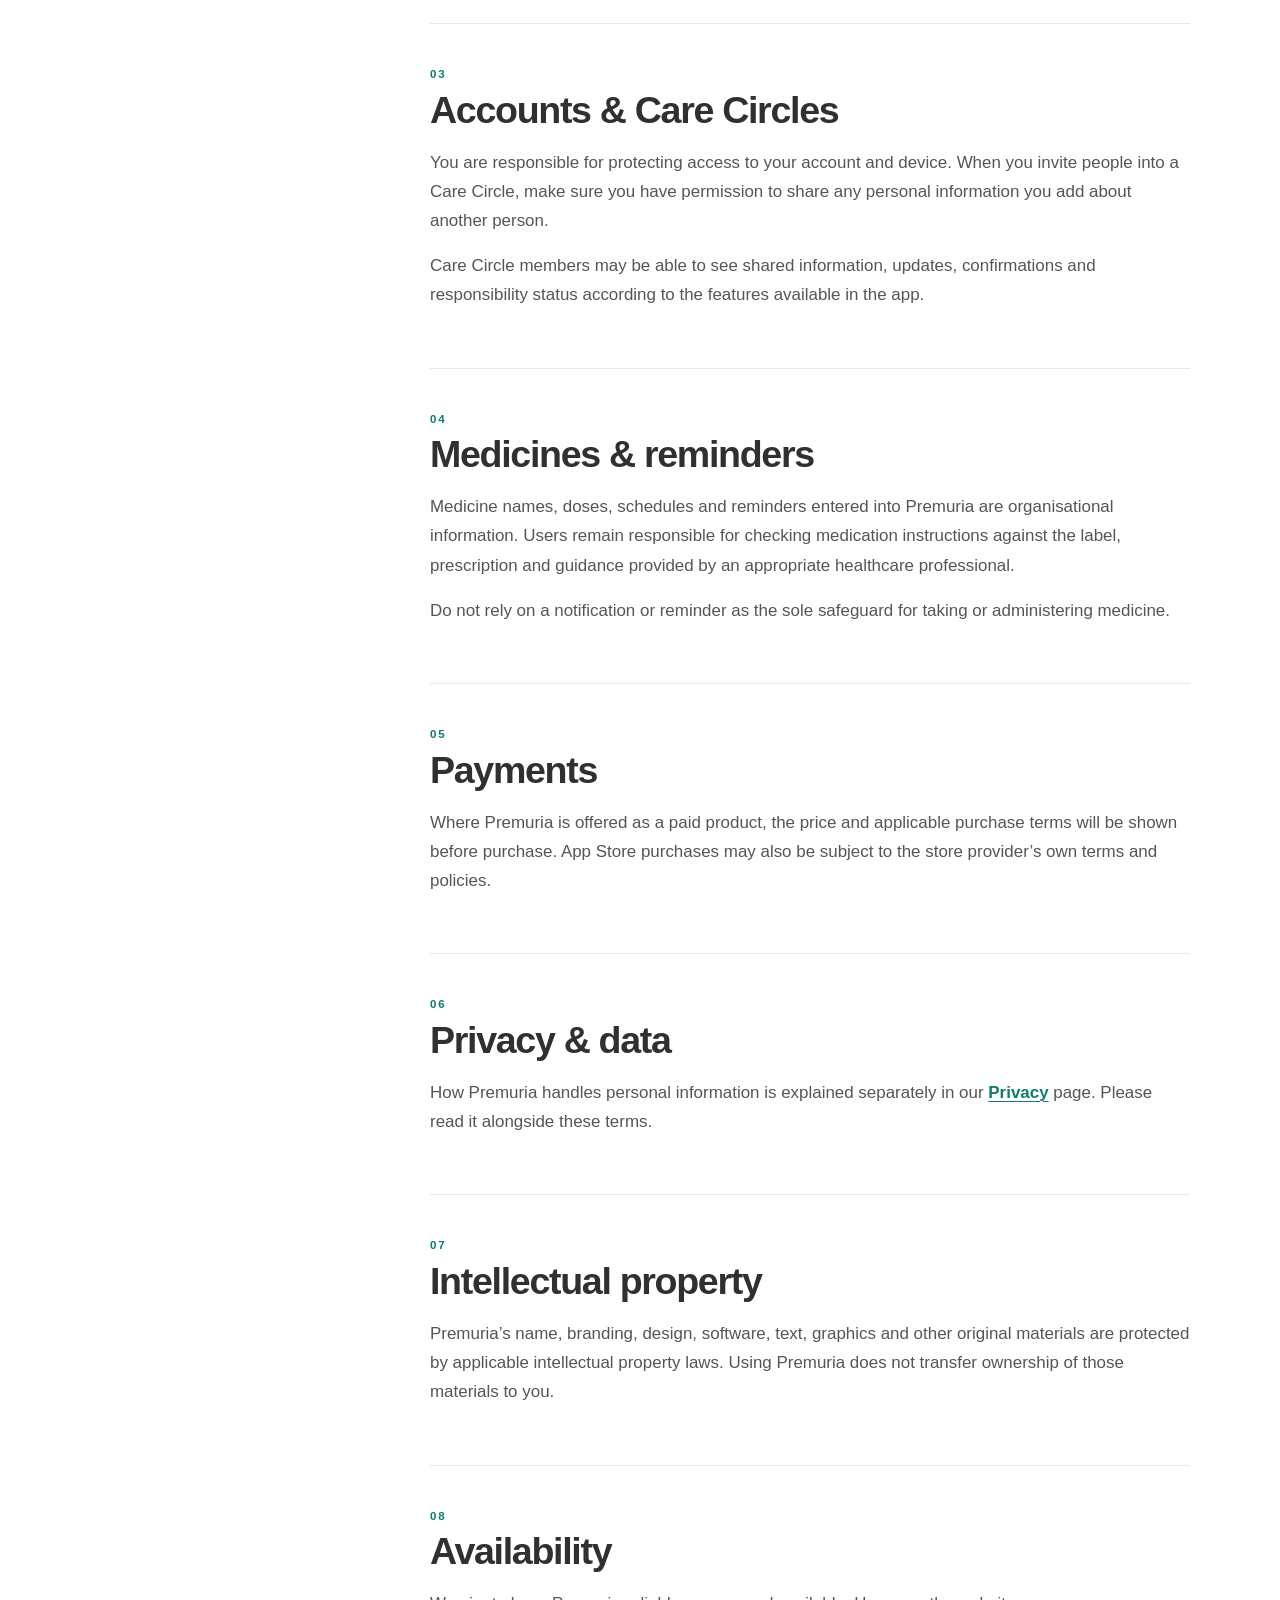
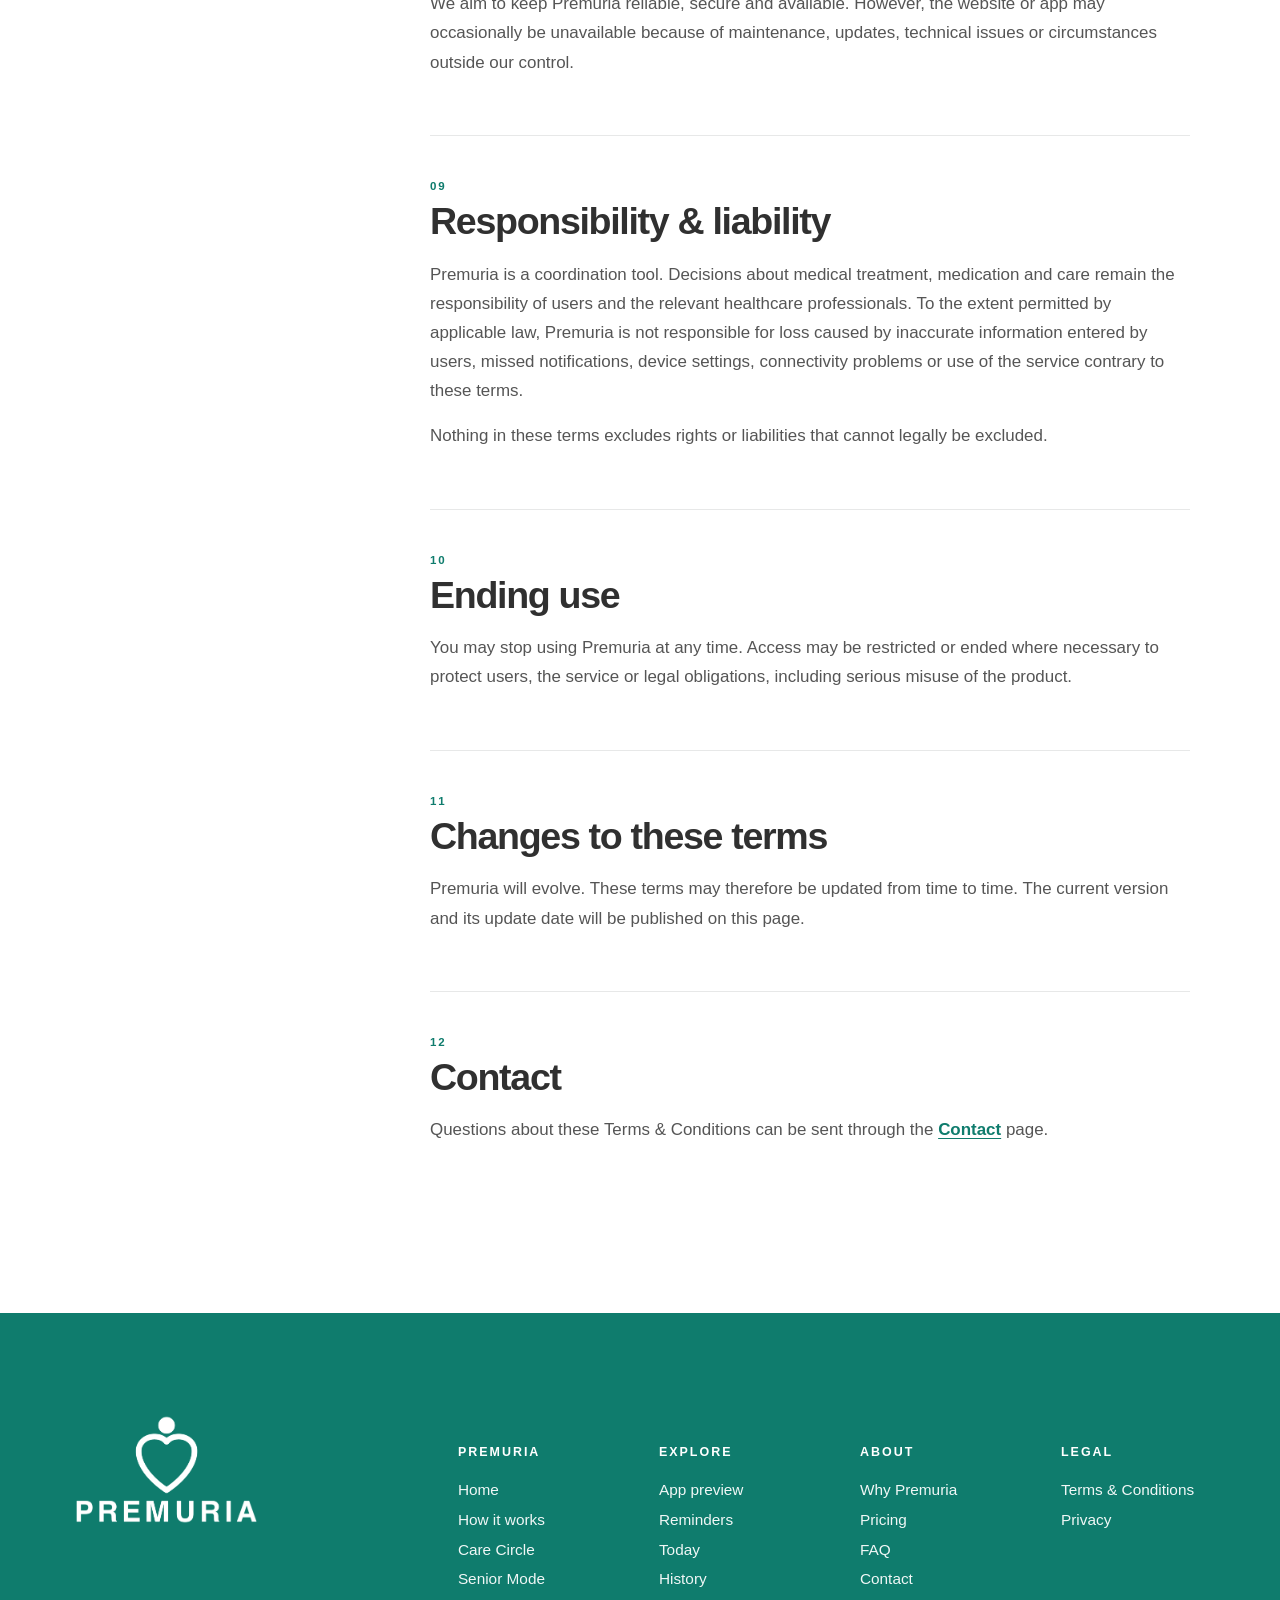
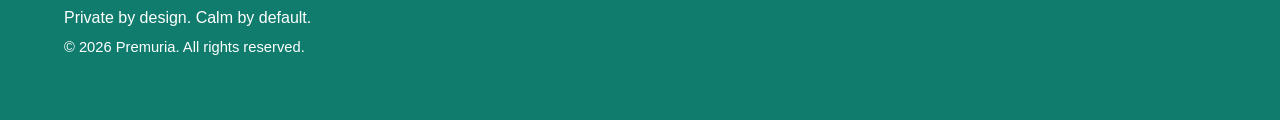
<file: terms.html>
<!DOCTYPE html>
<html lang="en"><head><meta charset="utf-8"/><meta content="width=device-width,initial-scale=1" name="viewport"/>
<title>Terms &amp; Conditions | Premuria</title><link href="styles.css" rel="stylesheet"/><link href="assets/favicon.ico" rel="icon" type="image/x-icon"/><link href="assets/favicon-32x32.png" rel="icon" sizes="32x32" type="image/png"/><link href="assets/apple-touch-icon.png" rel="apple-touch-icon" sizes="180x180"/></head><body>
<header class="site-header"><a class="brand" href="index.html"><img alt="Premuria" src="assets/premuria-logo.png"/></a><button aria-controls="main-navigation" aria-expanded="false" aria-label="Open navigation" class="menu-toggle" type="button"><span></span><span></span><span></span></button>
<nav class="main-nav" id="main-navigation"><a href="index.html">Home</a><a href="how-it-works.html">How it works</a><a href="responsibility.html">Care Circle</a><a href="senior-mode.html">Senior Mode</a><a href="app-preview.html">App preview</a><a href="why-premuria.html">Why Premuria</a><a href="pricing.html">Pricing</a><a href="index.html#faq">FAQ</a><a href="contact.html">Contact</a></nav></header>
<main class="terms-main">
<section class="terms-hero"><div class="terms-wrap"><span class="eyebrow">LEGAL</span><h1>Terms &amp;<br/>Conditions.</h1><p class="terms-lead">Clear terms for using Premuria, written to be as straightforward as the product itself.</p><div class="terms-meta"><span>Last updated</span><strong>6 September 2026</strong></div></div></section>
<section class="terms-body"><div class="terms-wrap terms-layout"><aside class="terms-index"><strong>ON THIS PAGE</strong><a href="#about">1. About Premuria</a><a href="#using">2. Using Premuria</a><a href="#accounts">3. Accounts &amp; Care Circles</a><a href="#medicines">4. Medicines &amp; reminders</a><a href="#payments">5. Payments</a><a href="#privacy">6. Privacy &amp; data</a><a href="#ip">7. Intellectual property</a><a href="#availability">8. Availability</a><a href="#liability">9. Responsibility &amp; liability</a><a href="#termination">10. Ending use</a><a href="#changes">11. Changes to these terms</a><a href="#contact">12. Contact</a></aside>
<article class="terms-content">
<div class="terms-callout"><strong>Important medical notice</strong><p>Premuria helps families organise everyday care and medicine reminders. It does not provide medical advice, diagnosis or prescriptions, and it is not a substitute for advice from a doctor, pharmacist or other qualified healthcare professional.</p></div>
<section id="about"><span class="terms-number">01</span><h2>About Premuria</h2><p>Premuria is designed to make everyday family care easier to coordinate. The website and app may include medicine reminders, shared care information, responsibility handovers, confirmations and related organisational features.</p><p>By using Premuria, you agree to these Terms &amp; Conditions.</p></section>
<section id="using"><span class="terms-number">02</span><h2>Using Premuria</h2><p>You may use Premuria only for lawful purposes and in a way that does not interfere with the service or another person’s use of it. Information entered into Premuria should be accurate and kept reasonably up to date.</p></section>
<section id="accounts"><span class="terms-number">03</span><h2>Accounts &amp; Care Circles</h2><p>You are responsible for protecting access to your account and device. When you invite people into a Care Circle, make sure you have permission to share any personal information you add about another person.</p><p>Care Circle members may be able to see shared information, updates, confirmations and responsibility status according to the features available in the app.</p></section>
<section id="medicines"><span class="terms-number">04</span><h2>Medicines &amp; reminders</h2><p>Medicine names, doses, schedules and reminders entered into Premuria are organisational information. Users remain responsible for checking medication instructions against the label, prescription and guidance provided by an appropriate healthcare professional.</p><p>Do not rely on a notification or reminder as the sole safeguard for taking or administering medicine.</p></section>
<section id="payments"><span class="terms-number">05</span><h2>Payments</h2><p>Where Premuria is offered as a paid product, the price and applicable purchase terms will be shown before purchase. App Store purchases may also be subject to the store provider’s own terms and policies.</p></section>
<section id="privacy"><span class="terms-number">06</span><h2>Privacy &amp; data</h2><p>How Premuria handles personal information is explained separately in our <a href="privacy.html">Privacy</a> page. Please read it alongside these terms.</p></section>
<section id="ip"><span class="terms-number">07</span><h2>Intellectual property</h2><p>Premuria’s name, branding, design, software, text, graphics and other original materials are protected by applicable intellectual property laws. Using Premuria does not transfer ownership of those materials to you.</p></section>
<section id="availability"><span class="terms-number">08</span><h2>Availability</h2><p>We aim to keep Premuria reliable, secure and available. However, the website or app may occasionally be unavailable because of maintenance, updates, technical issues or circumstances outside our control.</p></section>
<section id="liability"><span class="terms-number">09</span><h2>Responsibility &amp; liability</h2><p>Premuria is a coordination tool. Decisions about medical treatment, medication and care remain the responsibility of users and the relevant healthcare professionals. To the extent permitted by applicable law, Premuria is not responsible for loss caused by inaccurate information entered by users, missed notifications, device settings, connectivity problems or use of the service contrary to these terms.</p><p>Nothing in these terms excludes rights or liabilities that cannot legally be excluded.</p></section>
<section id="termination"><span class="terms-number">10</span><h2>Ending use</h2><p>You may stop using Premuria at any time. Access may be restricted or ended where necessary to protect users, the service or legal obligations, including serious misuse of the product.</p></section>
<section id="changes"><span class="terms-number">11</span><h2>Changes to these terms</h2><p>Premuria will evolve. These terms may therefore be updated from time to time. The current version and its update date will be published on this page.</p></section>
<section id="contact"><span class="terms-number">12</span><h2>Contact</h2><p>Questions about these Terms &amp; Conditions can be sent through the <a href="contact.html">Contact</a> page.</p></section>
</article></div></section>
</main>
<footer class="site-footer"><div class="footer-inner"><div class="footer-brand"><img alt="Premuria" src="assets/premuria-logo.png"/><p>Private by design. Calm by default.</p><p class="copyright">© 2026 Premuria. All rights reserved.</p></div><div class="footer-links"><div><h4>PREMURIA</h4><a href="index.html">Home</a><a href="how-it-works.html">How it works</a><a href="responsibility.html">Care Circle</a><a href="senior-mode.html">Senior Mode</a></div><div><h4>EXPLORE</h4><a href="app-preview.html">App preview</a><a href="reminders.html">Reminders</a><a href="today.html">Today</a><a href="history.html">History</a></div><div><h4>ABOUT</h4><a href="why-premuria.html">Why Premuria</a><a href="pricing.html">Pricing</a><a href="index.html#faq">FAQ</a><a href="contact.html">Contact</a></div><div><h4>LEGAL</h4><a href="terms.html">Terms &amp; Conditions</a><a href="privacy.html">Privacy</a></div></div></div></footer>
<script>
(function(){
  var button=document.querySelector('.menu-toggle');
  var nav=document.querySelector('.main-nav');
  if(!button||!nav) return;
  nav.id='main-navigation';
  function closeMenu(){document.body.classList.remove('menu-open');button.setAttribute('aria-expanded','false');button.setAttribute('aria-label','Open navigation');}
  button.addEventListener('click',function(){var open=document.body.classList.toggle('menu-open');button.setAttribute('aria-expanded',open?'true':'false');button.setAttribute('aria-label',open?'Close navigation':'Open navigation');});
  nav.querySelectorAll('a').forEach(function(a){a.addEventListener('click',closeMenu);});
  window.addEventListener('resize',function(){if(window.innerWidth>900) closeMenu();});
  document.addEventListener('keydown',function(e){if(e.key==='Escape') closeMenu();});
})();
</script></body></html>
</file>
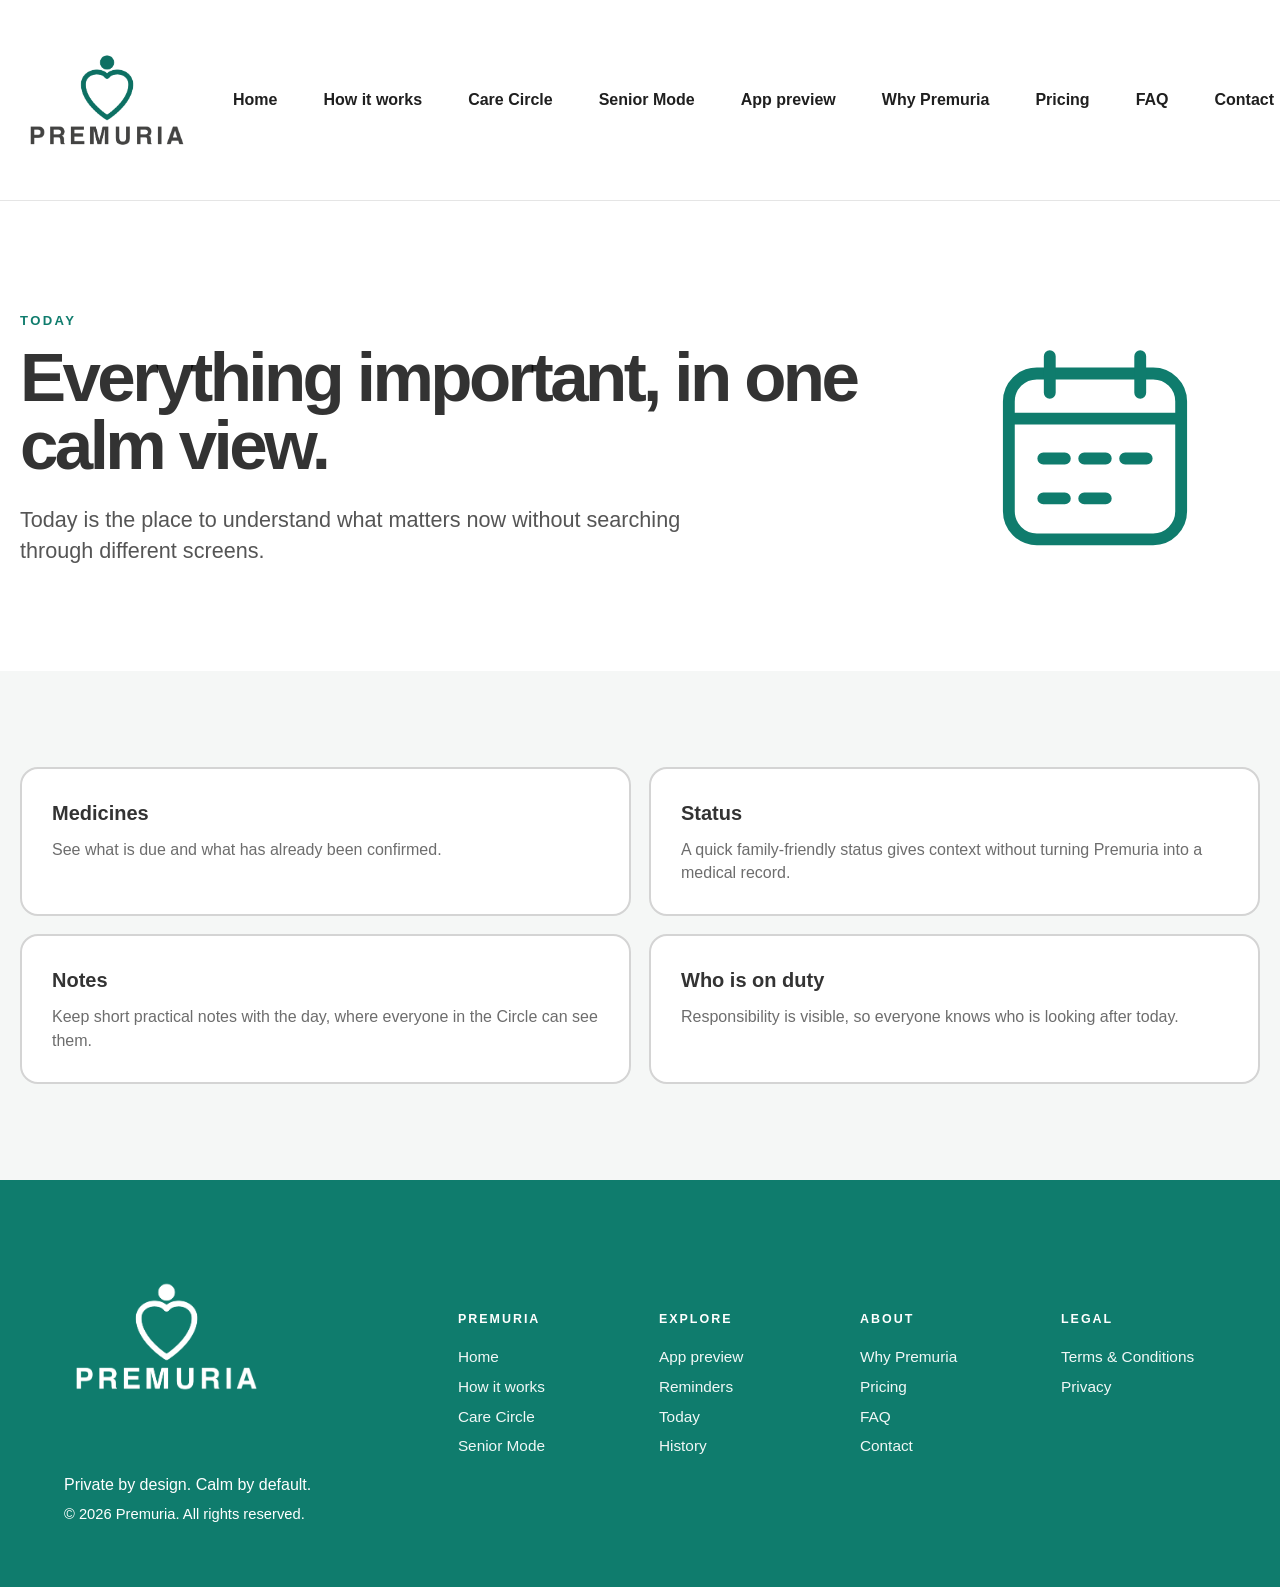
<file: today.html>
<!DOCTYPE html>
<html lang="en"><head><meta charset="utf-8"/>
<meta content="width=device-width,initial-scale=1" name="viewport"/>
<title>Today — Premuria</title><link href="styles.css" rel="stylesheet"/><link href="assets/favicon.ico" rel="icon" type="image/x-icon"/><link href="assets/favicon-32x32.png" rel="icon" sizes="32x32" type="image/png"/><link href="assets/apple-touch-icon.png" rel="apple-touch-icon" sizes="180x180"/></head><body>
<header class="site-header">
<a class="brand" href="index.html"><img alt="Premuria" src="assets/premuria-logo.png"/></a><button aria-controls="main-navigation" aria-expanded="false" aria-label="Open navigation" class="menu-toggle" type="button"><span></span><span></span><span></span></button>
<nav class="main-nav" id="main-navigation"><a href="index.html">Home</a><a href="how-it-works.html">How it works</a><a href="responsibility.html">Care Circle</a><a href="senior-mode.html">Senior Mode</a><a href="app-preview.html">App preview</a><a href="why-premuria.html">Why Premuria</a><a href="pricing.html">Pricing</a><a href="index.html#faq">FAQ</a><a href="contact.html">Contact</a></nav>
</header>
<main>
<section class="section page-hero illustrated-hero"><div class="illustrated-copy"><p class="eyebrow">TODAY</p><h1>Everything important, in one calm view.</h1><p class="hero-copy">Today is the place to understand what matters now without searching through different screens.</p></div><div aria-hidden="true" class="section-illustration"><svg viewbox="0 0 260 260"><g fill="none" stroke="currentColor" stroke-linecap="round" stroke-linejoin="round" stroke-width="11"><rect height="154" rx="26" width="160" x="50" y="58"></rect><path d="M50 100h160M88 42v34M172 42v34M82 137h20M120 137h20M158 137h20M82 174h20M120 174h20"></path></g></svg></div></section>
<section class="section soft"><div class="detail-grid"><article class="detail-card"><h3>Medicines</h3><p>See what is due and what has already been confirmed.</p></article><article class="detail-card"><h3>Status</h3><p>A quick family-friendly status gives context without turning Premuria into a medical record.</p></article><article class="detail-card"><h3>Notes</h3><p>Keep short practical notes with the day, where everyone in the Circle can see them.</p></article><article class="detail-card"><h3>Who is on duty</h3><p>Responsibility is visible, so everyone knows who is looking after today.</p></article></div></section>
</main><footer class="site-footer"><div class="footer-inner"><div class="footer-brand"><img alt="Premuria" src="assets/premuria-logo.png"/><p>Private by design. Calm by default.</p><p class="copyright">© 2026 Premuria. All rights reserved.</p></div><div class="footer-links"><div><h4>PREMURIA</h4><a href="index.html">Home</a><a href="how-it-works.html">How it works</a><a href="responsibility.html">Care Circle</a><a href="senior-mode.html">Senior Mode</a></div><div><h4>EXPLORE</h4><a href="app-preview.html">App preview</a><a href="reminders.html">Reminders</a><a href="today.html">Today</a><a href="history.html">History</a></div><div><h4>ABOUT</h4><a href="why-premuria.html">Why Premuria</a><a href="pricing.html">Pricing</a><a href="index.html#faq">FAQ</a><a href="contact.html">Contact</a></div><div><h4>LEGAL</h4><a href="terms.html">Terms &amp; Conditions</a><a href="privacy.html">Privacy</a></div></div></div></footer><script>
(function(){
  var button=document.querySelector('.menu-toggle');
  var nav=document.querySelector('.main-nav');
  if(!button||!nav) return;
  nav.id='main-navigation';
  function closeMenu(){document.body.classList.remove('menu-open');button.setAttribute('aria-expanded','false');button.setAttribute('aria-label','Open navigation');}
  button.addEventListener('click',function(){var open=document.body.classList.toggle('menu-open');button.setAttribute('aria-expanded',open?'true':'false');button.setAttribute('aria-label',open?'Close navigation':'Open navigation');});
  nav.querySelectorAll('a').forEach(function(a){a.addEventListener('click',closeMenu);});
  window.addEventListener('resize',function(){if(window.innerWidth>900) closeMenu();});
  document.addEventListener('keydown',function(e){if(e.key==='Escape') closeMenu();});
})();
</script></body></html>
</file>
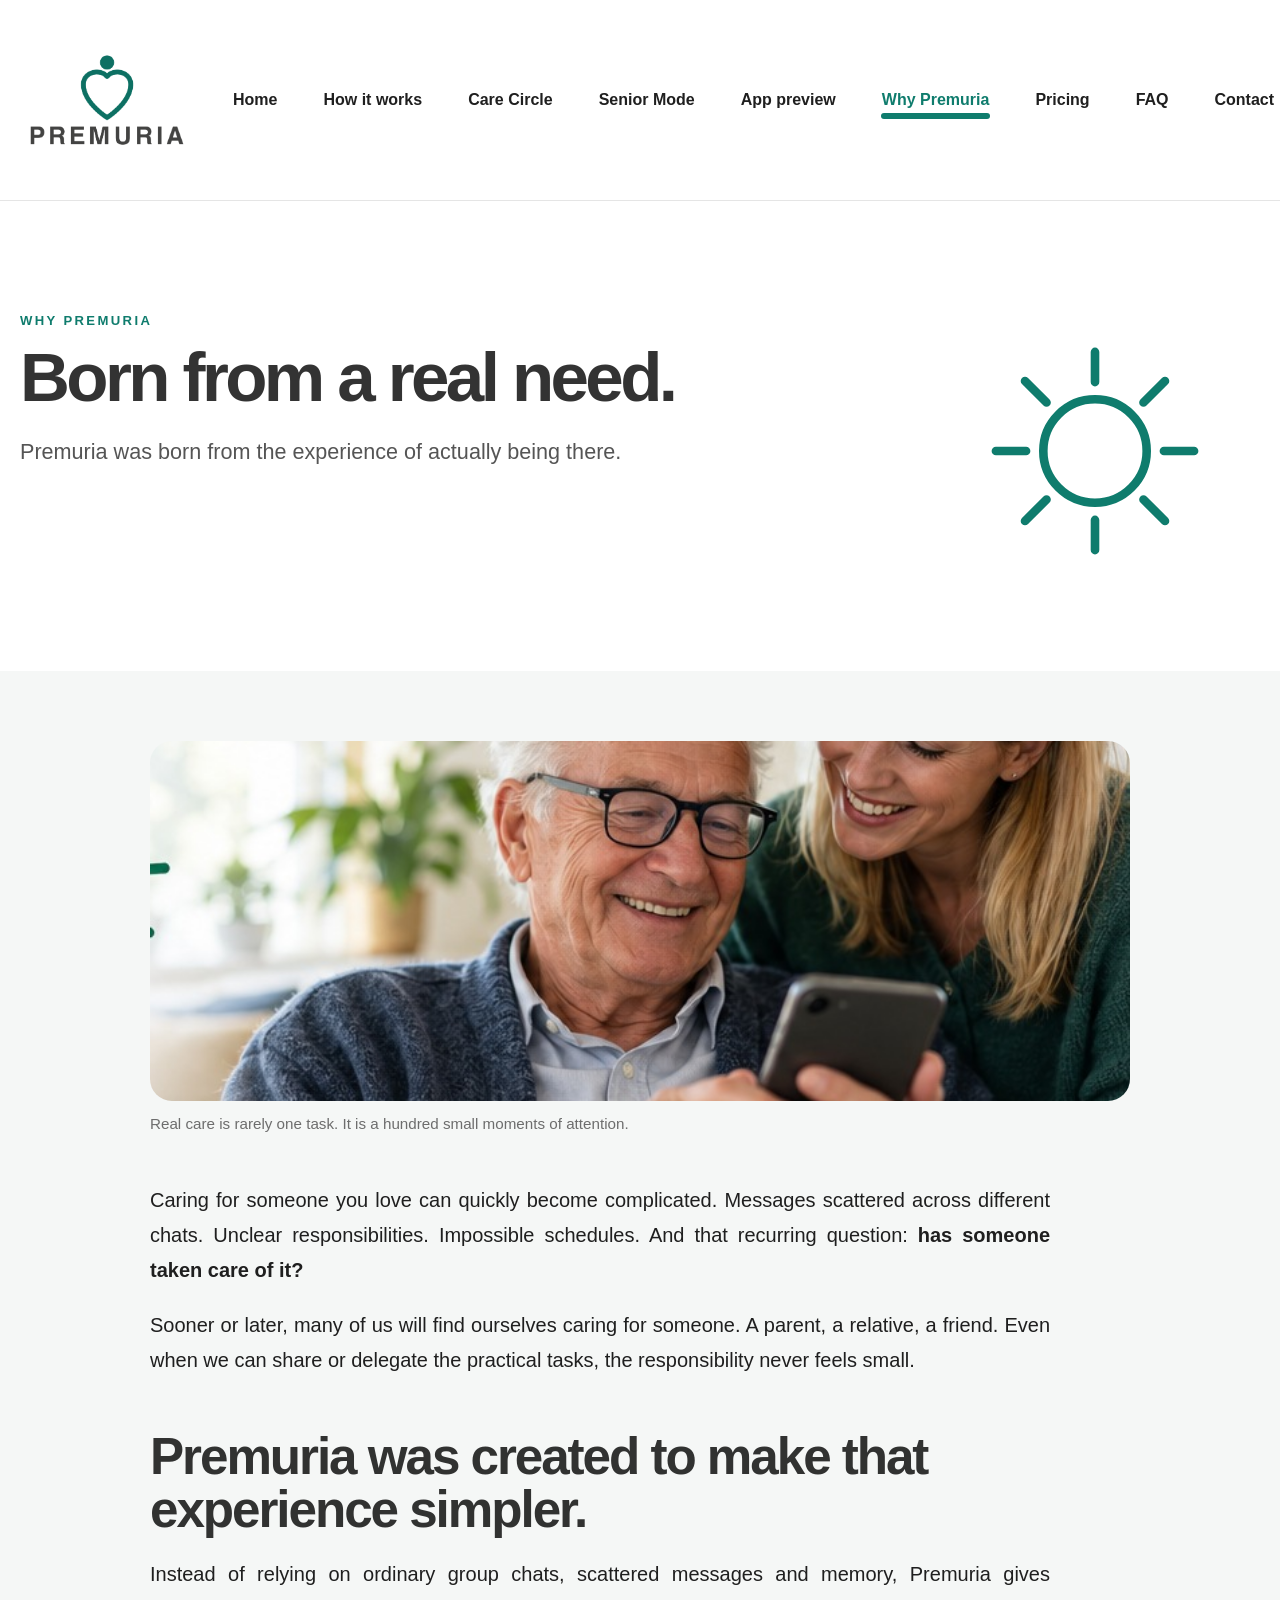
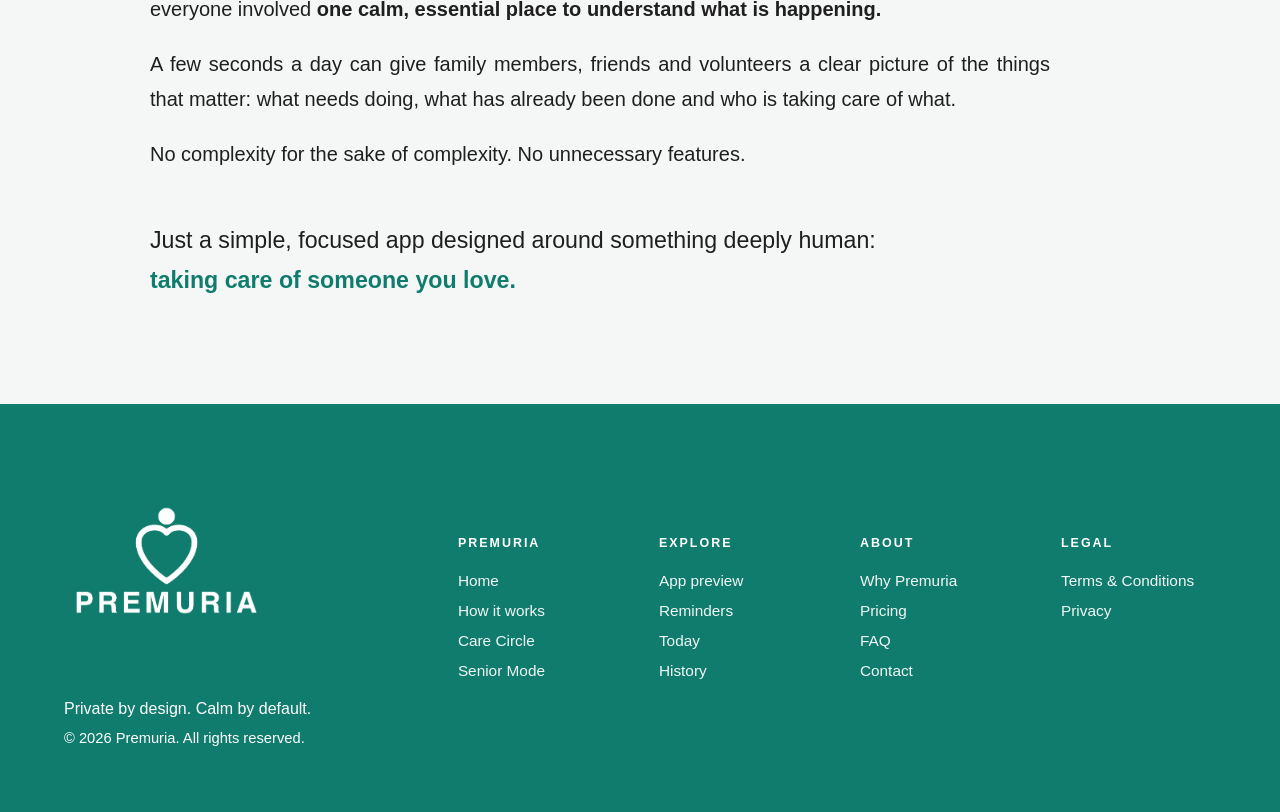
<file: why-premuria.html>
<!DOCTYPE html>
<html lang="en"><head><meta charset="utf-8"/><meta content="width=device-width,initial-scale=1" name="viewport"/><title>Why Premuria — Premuria</title><link href="styles.css" rel="stylesheet"/><link href="assets/favicon.ico" rel="icon" type="image/x-icon"/><link href="assets/favicon-32x32.png" rel="icon" sizes="32x32" type="image/png"/><link href="assets/apple-touch-icon.png" rel="apple-touch-icon" sizes="180x180"/></head><body><header class="site-header"><a class="brand" href="index.html"><img alt="Premuria" src="assets/premuria-logo.png"/></a><button aria-controls="main-navigation" aria-expanded="false" aria-label="Open navigation" class="menu-toggle" type="button"><span></span><span></span><span></span></button><nav class="main-nav" id="main-navigation"><a href="index.html">Home</a><a href="how-it-works.html">How it works</a><a href="responsibility.html">Care Circle</a><a href="senior-mode.html">Senior Mode</a><a href="app-preview.html">App preview</a><a class="current" href="why-premuria.html">Why Premuria</a><a href="pricing.html">Pricing</a><a href="index.html#faq">FAQ</a><a href="contact.html">Contact</a></nav></header><main><section class="section page-hero illustrated-hero why-hero"><div class="illustrated-copy"><p class="eyebrow">WHY PREMURIA</p><h1>Born from a real need.</h1><p class="hero-copy">Premuria was born from the experience of actually being there.</p></div><div aria-hidden="true" class="section-illustration why-sun"><svg viewbox="0 0 260 260"><g fill="none" stroke="currentColor" stroke-linecap="round" stroke-width="8"><circle cx="130" cy="130" r="48"></circle><path d="M130 38v28M130 194v28M38 130h28M194 130h28M65 65l20 20M175 175l20 20M195 65l-20 20M85 175l-20 20"></path></g></svg></div></section><section class="section soft why-story"><div class="why-story-inner"><figure class="why-human-photo"><img alt="An older person with a family member" src="assets/hero-1.jpg"/><figcaption>Real care is rarely one task. It is a hundred small moments of attention.</figcaption></figure><p>Caring for someone you love can quickly become complicated. Messages scattered across different chats. Unclear responsibilities. Impossible schedules. And that recurring question: <strong>has someone taken care of it?</strong></p><p>Sooner or later, many of us will find ourselves caring for someone. A parent, a relative, a friend. Even when we can share or delegate the practical tasks, the responsibility never feels small.</p><h2>Premuria was created to make that experience simpler.</h2><p>Instead of relying on ordinary group chats, scattered messages and memory, Premuria gives everyone involved <strong>one calm, essential place to understand what is happening.</strong></p><p>A few seconds a day can give family members, friends and volunteers a clear picture of the things that matter: what needs doing, what has already been done and who is taking care of what.</p><p>No complexity for the sake of complexity. No unnecessary features.</p><p class="why-close">Just a simple, focused app designed around something deeply human:<br/><strong>taking care of someone you love.</strong></p></div></section></main><footer class="site-footer"><div class="footer-inner"><div class="footer-brand"><img alt="Premuria" src="assets/premuria-logo.png"/><p>Private by design. Calm by default.</p><p class="copyright">© 2026 Premuria. All rights reserved.</p></div><div class="footer-links"><div><h4>PREMURIA</h4><a href="index.html">Home</a><a href="how-it-works.html">How it works</a><a href="responsibility.html">Care Circle</a><a href="senior-mode.html">Senior Mode</a></div><div><h4>EXPLORE</h4><a href="app-preview.html">App preview</a><a href="reminders.html">Reminders</a><a href="today.html">Today</a><a href="history.html">History</a></div><div><h4>ABOUT</h4><a href="why-premuria.html">Why Premuria</a><a href="pricing.html">Pricing</a><a href="index.html#faq">FAQ</a><a href="contact.html">Contact</a></div><div><h4>LEGAL</h4><a href="terms.html">Terms &amp; Conditions</a><a href="privacy.html">Privacy</a></div></div></div></footer><script>
(function(){
  var button=document.querySelector('.menu-toggle');
  var nav=document.querySelector('.main-nav');
  if(!button||!nav) return;
  nav.id='main-navigation';
  function closeMenu(){document.body.classList.remove('menu-open');button.setAttribute('aria-expanded','false');button.setAttribute('aria-label','Open navigation');}
  button.addEventListener('click',function(){var open=document.body.classList.toggle('menu-open');button.setAttribute('aria-expanded',open?'true':'false');button.setAttribute('aria-label',open?'Close navigation':'Open navigation');});
  nav.querySelectorAll('a').forEach(function(a){a.addEventListener('click',closeMenu);});
  window.addEventListener('resize',function(){if(window.innerWidth>900) closeMenu();});
  document.addEventListener('keydown',function(e){if(e.key==='Escape') closeMenu();});
})();
</script></body></html>
</file>
<file: styles.css>
:root{
  --green:#0F7C6D;
  --green-dark:#0b5f55;
  --ink:#1f1f1f;
  --muted:#6d6d6d;
  --line:#d4d4d4;
  --soft:#f5f7f6;
  --white:#fff;
  --max:1420px;
  --header-offset:126px;
}
*{box-sizing:border-box}
html{scroll-behavior:smooth;scroll-padding-top:var(--header-offset)}
body{margin:0;font-family:-apple-system,BlinkMacSystemFont,"Segoe UI",Roboto,Helvetica,Arial,sans-serif;color:var(--ink);background:#fff;line-height:1.45}
a{color:inherit}
.site-header{position:sticky;top:0;z-index:20;display:flex;align-items:center;gap:28px;padding:13px max(20px,calc((100vw - var(--max))/2));background:rgba(255,255,255,.97);border-bottom:1px solid #e5e5e5;backdrop-filter:blur(12px)}
.brand{display:block;flex:0 0 auto}.brand img{width:128px;height:auto;display:block}
.main-nav{margin-left:auto;display:flex;flex-wrap:wrap;justify-content:flex-end;gap:4px}
.main-nav a{text-decoration:none;font-weight:700;padding:10px 11px;border-radius:9px}
.main-nav a:hover,.main-nav a:focus-visible{background:#eef5f3;color:var(--green)}
.anchor-section{scroll-margin-top:var(--header-offset)}

.hero{display:grid;grid-template-columns:minmax(0,1fr) minmax(420px,1fr);min-height:610px;border-bottom:1px solid var(--line)}
.hero-copy-wrap{display:flex;flex-direction:column;justify-content:center;padding:80px max(28px,calc((100vw - var(--max))/2));padding-right:56px}
.hero-photo{background-size:cover;background-position:center;min-height:610px}
.eyebrow{font-size:.82rem;font-weight:850;letter-spacing:.18em;color:var(--green);margin:0 0 14px}
h1,h2,h3,p{margin-top:0}
h1,h2{color:rgba(0,0,0,.80)}
h1{font-size:clamp(3rem,5.4vw,5.1rem);line-height:.98;letter-spacing:-.052em;margin-bottom:24px;max-width:680px}
h2{font-size:clamp(2.15rem,4vw,3.7rem);line-height:1.04;letter-spacing:-.04em;margin-bottom:18px}
h3{font-size:1.25rem;margin-bottom:10px}
.hero-copy,.section-intro>p:last-child,.split p{font-size:clamp(1.08rem,1.8vw,1.35rem);color:#555;max-width:720px}
.hero-actions{display:flex;flex-wrap:wrap;gap:12px;margin-top:30px}
.button{display:inline-flex;align-items:center;justify-content:center;min-height:54px;padding:0 24px;border-radius:12px;text-decoration:none;font-weight:800;border:2px solid var(--green);transition:.15s ease}
.button-primary{background:var(--green);color:#fff}.button-primary:hover{background:var(--green-dark)}
.button-light{background:#fff;color:var(--green)}

.quick-strip{display:grid;grid-template-columns:repeat(3,1fr);gap:1px;background:var(--line);border-bottom:1px solid var(--line)}
.quick-strip>a{display:block;background:#fff;padding:28px 24px;text-align:center;text-decoration:none;transition:.15s ease}
.quick-strip>a:hover,.quick-strip>a:focus-visible{background:#eef5f3}
.quick-strip strong{display:block;color:var(--green);font-size:1.08rem;margin-bottom:4px}
.quick-strip span{color:var(--muted)}

.section{padding:96px max(20px,calc((100vw - var(--max))/2))}
.soft{background:var(--soft)}
.section-intro{max-width:790px;margin-bottom:42px}.section-intro.narrow{max-width:940px}
.cards{display:grid;gap:18px}.cards.three{grid-template-columns:repeat(3,1fr)}
.card{border:2px solid var(--line);border-radius:18px;padding:30px;background:#fff}
.card span{font-weight:900;color:var(--green);font-size:.9rem}.card p{color:var(--muted);margin-bottom:0}

.feature-grid{display:grid;grid-template-columns:repeat(4,1fr);gap:16px}
.feature-grid article,.privacy-points article{background:#fff;border:1.5px solid var(--line);border-radius:16px;padding:24px}
.feature-grid p,.privacy-points p{color:var(--muted);margin-bottom:0}

.split{display:grid;grid-template-columns:1.15fr .85fr;gap:56px;align-items:center}
.statement{font-size:clamp(2rem,4vw,3.5rem);line-height:1.16;letter-spacing:-.04em;color:#656565;border-left:5px solid var(--green);padding-left:30px}
.statement strong{color:var(--green)}
.mini-cards{display:grid;grid-template-columns:repeat(3,1fr);gap:16px;margin-top:46px}
.mini-cards article{border-top:3px solid var(--green);padding:20px 2px}
.mini-cards strong{display:block;font-size:1.15rem;margin-bottom:7px}
.mini-cards span{color:var(--muted)}

.privacy-points{display:grid;grid-template-columns:repeat(3,1fr);gap:16px;margin-top:34px}

.price-card{max-width:620px;margin:0 auto;text-align:center;border:2px solid var(--line);border-radius:22px;padding:48px;background:#fff}
.price-card h2{font-size:5rem;color:var(--green);margin-bottom:4px}.price-sub{font-size:1.35rem;font-weight:800}

.faq-grid{display:grid;grid-template-columns:repeat(2,1fr);gap:16px}
.faq-grid article{border-top:2px solid var(--line);padding:24px 0}.faq-grid p{color:var(--muted);margin-bottom:0}
.download{text-align:center}.download p:not(.eyebrow){font-size:1.35rem;color:var(--muted)}

footer{border-top:1px solid var(--line);padding:44px 20px;text-align:center;color:var(--muted)}
footer img{width:122px;margin-bottom:8px}.copyright{font-size:.92rem;margin:10px 0 0}

@media (max-width:900px){
  :root{--header-offset:170px}
  .site-header{display:block;padding:12px 16px}.brand img{width:118px;margin:0 auto 8px}
  .main-nav{margin:0;justify-content:center;gap:4px}.main-nav a{padding:8px 9px;font-size:.9rem;border:1px solid #e5e5e5}
  .hero{grid-template-columns:1fr}.hero-copy-wrap{padding:60px 24px}.hero-photo{min-height:420px}
  .quick-strip,.cards.three,.feature-grid,.privacy-points,.split,.mini-cards,.faq-grid{grid-template-columns:1fr}
  .section{padding-top:76px;padding-bottom:76px}.split{gap:28px}
  .statement{border-left:0;border-top:4px solid var(--green);padding:24px 0 0}
}

.brand img{width:158px}
.page-hero{padding-top:110px;padding-bottom:80px;min-height:430px}
.page-hero h1{max-width:900px}
@media(max-width:900px){.brand img{width:142px}.page-hero{padding-top:70px;min-height:auto}}

.page-photo-wrap{
  max-width:1180px;
  margin:0 auto;
  padding:0 20px 72px;
}
.page-photo{
  width:100%;
  height:clamp(300px,38vw,520px);
  object-fit:cover;
  object-position:center;
  display:block;
  border-radius:22px;
  border:2px solid var(--line);
}
.page-hero + .page-photo-wrap{margin-top:-26px}
.photo-caption{margin:10px 2px 0;color:var(--muted);font-size:.95rem}
@media(max-width:900px){
  .page-photo-wrap{padding:0 16px 56px}
  .page-photo{height:320px;border-radius:16px}
  .page-hero + .page-photo-wrap{margin-top:-8px}
}

/* Premuria Website 06 */
.brand img{width:174px}
.feature-link{text-decoration:none;color:inherit;display:block}
.feature-link article{height:100%;transition:transform .15s ease,border-color .15s ease,background .15s ease}
.feature-link:hover article,.feature-link:focus-visible article{transform:translateY(-3px);border-color:var(--green);background:#f7fbfa}
.feature-link span{display:inline-block;margin-top:12px;color:var(--green);font-weight:800}

.detail-grid{display:grid;grid-template-columns:repeat(2,1fr);gap:18px}
.detail-card{background:white;border:2px solid var(--line);border-radius:18px;padding:30px}
.detail-card p{color:var(--muted);margin-bottom:0}

.pricing-hero{text-align:center;padding-top:120px;padding-bottom:80px}
.price-huge{font-size:clamp(6rem,14vw,12rem);line-height:.9;letter-spacing:-.07em;font-weight:900;color:var(--green)}
.pricing-hero h1{margin:18px auto 12px}
.pricing-hero .hero-copy{margin-left:auto;margin-right:auto}
.price-explain{display:grid;grid-template-columns:repeat(2,1fr);gap:18px}
.price-explain article{background:white;border:2px solid var(--line);border-radius:18px;padding:28px}
.price-explain p{color:var(--muted);margin-bottom:0}

.app-preview-teaser{display:grid;grid-template-columns:1fr 320px;gap:54px;align-items:center;background:#f5f7f6}
.app-preview-teaser>div:first-child{max-width:680px}
.mini-phone{border:10px solid #222;border-radius:36px;background:#fff;padding:28px 22px;min-height:420px;display:flex;flex-direction:column;gap:18px;box-shadow:0 14px 30px rgba(0,0,0,.12)}
.mini-phone strong{font-size:1.4rem;text-align:center}
.mini-phone span{border:1.5px solid var(--line);padding:16px;border-radius:12px;color:#555}

.phone-flow{display:grid;grid-template-columns:1fr auto 1fr auto 1fr;gap:20px;align-items:center}
.phone{background:#111;border-radius:38px;padding:11px;box-shadow:0 14px 34px rgba(0,0,0,.15)}
.phone-top{background:#fff;border-radius:28px 28px 0 0;padding:25px 22px 18px;text-align:center;font-weight:850;border-bottom:1px solid #eee}
.phone-body{background:#fff;border-radius:0 0 28px 28px;min-height:430px;padding:24px}
.phone label{display:block;font-size:.78rem;font-weight:850;letter-spacing:.08em;color:#555;margin:15px 0 8px;text-transform:uppercase}
.field,.suggestions span,.dose-pills span,.unit-row span{border:1.5px solid #d8d8d8;border-radius:10px;padding:12px;background:#fff}
.suggestions{display:grid;gap:8px;margin-top:10px}.suggestions span{font-size:.92rem}
.dose-pills,.unit-row{display:flex;flex-wrap:wrap;gap:8px}.dose-pills span,.unit-row span{min-width:58px;text-align:center}
.dose-pills .active,.unit-row .active{background:#eaf5f2;border-color:var(--green);color:var(--green);font-weight:800}
.time-wheel{border:1.5px solid #d8d8d8;border-radius:14px;display:grid;text-align:center;overflow:hidden}
.time-wheel span,.time-wheel strong{padding:12px}.time-wheel strong{font-size:1.55rem;border-top:1px solid #eee;border-bottom:1px solid #eee;color:var(--green)}
.mock-button{width:100%;margin-top:28px;border:0;border-radius:12px;background:var(--green);color:#fff;font-weight:850;padding:16px;font-size:1rem}
.flow-arrow{font-size:2.2rem;color:var(--green);font-weight:900}.preview-note{text-align:center;color:var(--muted);margin:28px 0 0}

.hero-photo{
  background-size:cover;
  background-position:center;
  min-height:610px;
}
.hero-copy-wrap{position:relative;z-index:2}

@media(max-width:900px){
  .brand img{width:150px}
  .detail-grid,.price-explain,.app-preview-teaser{grid-template-columns:1fr}
  .phone-flow{grid-template-columns:1fr;max-width:420px;margin:0 auto}
  .flow-arrow{transform:rotate(90deg);text-align:center}
  .hero-photo{min-height:420px}
}

/* Website 08: photographs are photographs only. No secondary menu/overlay under or over images. */
.photo-caption,.photo-menu,.image-menu,.hero-overlay-menu,.photo-overlay{display:none!important}
.page-photo-wrap{position:relative;overflow:hidden}
.page-photo-wrap + .highlight-links,
.page-photo-wrap + .quick-links,
.page-photo-wrap + .feature-strip{display:none!important}

/* Website 09 clean-photo guarantee */
.page-photo,.hero-photo{isolation:isolate}
.page-photo-wrap .photo-caption,
.page-photo-wrap .photo-overlay,
.page-photo-wrap .photo-menu,
.page-photo-wrap .image-menu,
.page-photo-wrap .hero-overlay-menu{display:none!important}

/* Website 10: photography is used ONLY in the top homepage banner. */
.page-photo-wrap,.page-photo,.photo-caption{display:none!important}

/* Stable banner treatment: copy remains readable, photo stays on the right. */
.hero{position:relative;overflow:hidden}
.hero-copy-wrap{background:#fff}
.hero-photo{
  background-size:cover;
  background-position:center;
  min-height:610px;
}
@media(max-width:900px){
  .hero-photo{min-height:360px}
}

/* Premuria Senior Mode visual mark: bigger, simpler, instantly recognisable. */
.senior-hero{
  display:grid;
  grid-template-columns:minmax(0,1fr) 360px;
  gap:54px;
  align-items:center;
}
.zoom-mark{
  width:280px;
  height:280px;
  margin:auto;
  position:relative;
}
.zoom-lens{
  width:210px;
  height:210px;
  border:12px solid var(--green);
  border-radius:50%;
  display:flex;
  align-items:center;
  justify-content:center;
  position:absolute;
  left:10px;
  top:10px;
  background:#f7fbfa;
}
.zoom-small{
  position:absolute;
  left:42px;
  top:50px;
  font-size:1.1rem;
  color:#8a8a8a;
  font-weight:700;
}
.zoom-big{
  font-size:4.6rem;
  line-height:1;
  font-weight:900;
  color:var(--green);
  letter-spacing:-.06em;
}
.zoom-handle{
  position:absolute;
  width:92px;
  height:28px;
  background:var(--green);
  border-radius:18px;
  transform:rotate(45deg);
  left:182px;
  top:194px;
}
@media(max-width:900px){
  .senior-hero{grid-template-columns:1fr;gap:28px}
  .zoom-mark{width:220px;height:220px}
  .zoom-lens{width:165px;height:165px;border-width:10px}
  .zoom-big{font-size:3.6rem}
  .zoom-small{left:32px;top:38px}
  .zoom-handle{width:72px;height:24px;left:144px;top:154px}
}

/* Website 11: original Premuria section illustrations */
.illustrated-hero{display:grid;grid-template-columns:minmax(0,1fr) 330px;gap:54px;align-items:center}
.section-illustration{width:280px;height:280px;margin:auto;color:var(--green)}
.section-illustration img{display:block;width:100%;height:100%;object-fit:contain}
.senior-hero .section-illustration{width:300px;height:300px}
@media(max-width:900px){
 .illustrated-hero{grid-template-columns:1fr;gap:24px}
 .section-illustration,.senior-hero .section-illustration{width:210px;height:210px}
}

/* Website 12 fixes */
.useful-info-card{background:#eef8f6!important}
.pricing-card-link{display:block;color:inherit;text-decoration:none}
.pricing-card-link:hover{transform:translateY(-2px)}
.top-nav a{visibility:visible!important;opacity:1!important}

/* Website 13 consolidated corrections */
.main-nav a{visibility:visible!important;opacity:1!important}
.main-nav a.current{color:var(--green)!important;position:relative}
.main-nav a.current:after{content:"";position:absolute;left:0;right:0;bottom:-8px;height:3px;background:var(--green);border-radius:3px}
.section-illustration{display:flex!important;width:280px;height:280px;margin:auto;color:var(--green);align-items:center;justify-content:center}
.section-illustration svg{display:block!important;width:100%;height:100%;overflow:visible}
.useful-info-card{background:#eef8f6!important}
.pricing-card-link{display:block;color:inherit;text-decoration:none;transition:transform .15s ease}
.pricing-card-link:hover{transform:translateY(-2px)}
/* Website 14 final */.main-nav{display:flex!important;align-items:center;justify-content:flex-end;gap:24px;flex-wrap:nowrap}.main-nav a{display:inline-block!important;visibility:visible!important;opacity:1!important;white-space:nowrap}.main-nav a.current{color:var(--green)!important;position:relative}.main-nav a.current:after{content:"";position:absolute;left:0;right:0;bottom:-8px;height:3px;background:var(--green);border-radius:3px}.cards .card.click-card{cursor:pointer}.cards .card.click-card:hover{transform:translateY(-3px);border-color:var(--green)}.privacy-grid .card:nth-child(3),.cards.three .card:nth-child(3){background:#eef8f6}.detail-block{scroll-margin-top:150px;border-top:1px solid #ddd;padding:50px 0 30px;max-width:1050px}.detail-block h2{font-size:clamp(2rem,4vw,4rem);margin:10px 0 16px}.detail-block p{max-width:850px;font-size:1.18rem;line-height:1.65}.phone-grid{display:grid;grid-template-columns:repeat(3,1fr);gap:54px 36px;justify-items:center}.phone{width:220px;aspect-ratio:9/19.5;border:7px solid #202020;border-radius:38px;background:#202020;padding:7px;box-sizing:border-box;position:relative}.phone-screen{height:100%;box-sizing:border-box;border-radius:27px;background:#fff;padding:48px 17px 20px;overflow:hidden}.phone-notch{position:absolute;top:14px;left:50%;transform:translateX(-50%);width:76px;height:20px;background:#202020;border-radius:14px;z-index:2}.phone-screen small{color:var(--green);font-weight:800}.phone-screen h3{font-size:1.5rem;margin:34px 0 16px}.phone-screen p{color:#666}.phone-screen strong{display:block;margin-top:25px;color:var(--green)}@media(max-width:1100px){.main-nav{gap:13px;font-size:.82rem}.phone-grid{grid-template-columns:repeat(2,1fr)}}@media(max-width:700px){.main-nav{flex-wrap:wrap;justify-content:center}.phone-grid{grid-template-columns:1fr}}
/* Website 15 */
:root{--headline:rgba(0,0,0,.80);--icon-gray:#777777}
.page-hero h1,.pricing-hero h1,.why-hero h1,.hero h1{color:var(--headline)!important}
.main-nav a.current:after{height:5px!important}
/* coherent, quiet motion */
.card,.detail-card,.feature-link article,.mini-cards article,.privacy-points article,.faq-grid article,.price-explain article,.pricing-card-link,.button,.store-button,.section-illustration{transition:transform .22s ease,box-shadow .22s ease,border-color .22s ease,opacity .22s ease}
.card:hover,.detail-card:hover,.feature-link article:hover,.mini-cards article:hover,.privacy-points article:hover,.faq-grid article:hover,.price-explain article:hover{transform:translateY(-4px);box-shadow:0 10px 24px rgba(0,0,0,.06)}
.button:hover,.store-button:hover{transform:translateY(-2px)}.section-illustration:hover{transform:translateY(-3px) scale(1.015)}
.price-huge{display:flex;align-items:baseline;justify-content:center;gap:12px}.price-huge .pound{display:inline-block}
.expandable{cursor:pointer}.expandable h3{display:flex;justify-content:space-between;gap:20px}.expand-mark{color:var(--green);font-size:1.5em;line-height:.8;transition:transform .22s ease}.expand-content{max-height:0;overflow:hidden;opacity:0;transition:max-height .35s ease,opacity .25s ease,padding .35s ease}.expandable.open .expand-content{max-height:220px;opacity:1;padding-top:12px}.expandable.open .expand-mark{transform:rotate(45deg)}
.why-story{max-width:980px}.why-story>p{font-size:1.25rem;line-height:1.75;max-width:850px}.why-story h2{color:var(--headline);margin:54px 0 20px}.why-close{margin-top:52px;font-size:1.45rem!important}.why-close strong{color:var(--green)}
.store-buttons{display:flex;justify-content:center;gap:18px;flex-wrap:wrap;margin-top:28px}.store-button{border:2px solid #d3d3d3;border-radius:14px;padding:16px 22px;font-weight:800;background:#fff;min-width:220px}.store-button small{display:block;color:#777;margin-top:5px;font-weight:600}.download-price{font-size:1.25rem;font-weight:700}
.preview-carousel{display:grid;grid-template-columns:64px minmax(0,1fr) 64px;align-items:center;gap:18px;overflow:hidden}.phone-viewport{overflow-x:auto;scroll-snap-type:x mandatory;scrollbar-width:none;overscroll-behavior-x:contain}.phone-viewport::-webkit-scrollbar{display:none}.phone-track{display:flex;gap:36px;width:max-content;padding:12px 0}.phone{flex:0 0 220px;scroll-snap-align:start}.preview-arrow{width:58px;height:58px;border-radius:50%;border:2px solid var(--green);background:#fff;color:var(--green);font-size:2rem;cursor:pointer;transition:transform .18s ease,background .18s ease,color .18s ease}.preview-arrow:hover{transform:scale(1.07);background:var(--green);color:#fff}
@media(min-width:900px){.phone-viewport{max-width:732px;margin:auto}}
@media(max-width:800px){.preview-carousel{grid-template-columns:48px minmax(0,1fr) 48px}.preview-arrow{width:44px;height:44px}.phone{flex-basis:210px}}

/* Website 16 */
.download-amount{color:var(--green);font-weight:900}
.why-story{max-width:none!important;padding-top:70px!important;padding-bottom:80px!important}.why-story-inner{max-width:980px;margin:0 auto}.why-story-inner>p{font-size:1.25rem;line-height:1.75;max-width:900px}.why-story-inner h2{color:var(--headline);font-size:clamp(2rem,4vw,3.5rem);margin:52px 0 20px}.why-story-inner .why-close{margin-top:48px}
.phone-screen label{display:block;font-size:.64rem;font-weight:800;color:#666;margin:11px 0 4px}.ui-field{border:1.5px solid #cfcfcf;border-radius:7px;padding:7px 8px;font-size:.76rem;background:#fff}.suggestions{border:1px solid #ddd;border-radius:7px;margin-top:3px;padding:5px;background:#fff;box-shadow:0 5px 12px rgba(0,0,0,.07)}.suggestions b,.suggestions span{display:block;font-size:.61rem;padding:4px}.suggestions span{color:#666}.ui-row{display:grid;grid-template-columns:1fr 1fr;gap:7px}.time-picker{display:flex;align-items:center;justify-content:space-between;border:1.5px solid #ccc;border-radius:8px;padding:7px;font-size:.62rem;color:#888}.time-picker b{font-size:.82rem;color:#222}.mini-action,.senior-done{margin-top:14px;background:var(--green);color:#fff;text-align:center;padding:9px;border-radius:9px;font-size:.72rem;font-weight:900}.mini-outline{margin-top:14px;border:1.5px solid var(--green);color:var(--green);text-align:center;padding:8px;border-radius:9px;font-size:.68rem;font-weight:800}.medicine-pill,.status-chip{display:inline-block;background:#eef8f6;color:var(--green);padding:7px 10px;border-radius:999px;font-size:.68rem;font-weight:900;margin-bottom:14px}.info-line{display:flex;justify-content:space-between;border-bottom:1px solid #eee;padding:10px 0;font-size:.68rem}.note-box,.shift-card,.reassure{background:#f4f6f5;border-radius:9px;padding:10px;margin-top:12px;font-size:.68rem;line-height:1.4}.medicine-card{border:1.5px solid #ddd;border-radius:10px;padding:10px;margin-top:10px}.medicine-card b,.medicine-card span,.medicine-card em{display:block;font-size:.66rem}.medicine-card span{color:#666;margin-top:4px}.medicine-card em{color:var(--green);font-style:normal;font-weight:900;margin-top:7px}.medicine-card.due{border-color:var(--green)}.success-ring{width:52px;height:52px;border:3px solid var(--green);border-radius:50%;display:grid;place-items:center;color:var(--green);font-size:1.7rem;font-weight:900;margin:30px auto 18px}.success-ring.large{width:68px;height:68px;font-size:2rem}.done-banner{background:#eef8f6;color:var(--green);padding:10px;border-radius:9px;text-align:center;font-weight:900;font-size:.72rem}.muted-small{font-size:.65rem!important;color:#777!important}.timeline{border-left:2px solid #d8e8e5;margin:16px 0 0 5px;padding-left:13px}.timeline div{position:relative;margin-bottom:18px}.timeline div:before{content:"";position:absolute;width:8px;height:8px;background:var(--green);border-radius:50%;left:-18px;top:4px}.timeline b,.timeline span,.timeline small{display:block;font-size:.64rem}.timeline span{margin-top:3px}.timeline small{color:#777;margin-top:2px}.avatar-row{display:flex;gap:9px;align-items:center;border-bottom:1px solid #eee;padding:10px 0}.avatar-row>span{width:30px;height:30px;border-radius:50%;background:var(--green);color:white;display:grid;place-items:center;font-weight:900;font-size:.7rem}.avatar-row div b,.avatar-row div small{display:block;font-size:.66rem}.avatar-row div small{color:var(--green);font-weight:800;margin-top:2px}.avatar-row.muted>span{background:#aaa}.avatar-row.muted div small{color:#777}.shift-card{display:flex;justify-content:space-between}.senior-screen{text-align:center}.senior-screen small{display:block;text-align:left}.senior-time{font-size:2rem;font-weight:900;margin-top:38px}.senior-dose{font-size:1.25rem;color:var(--green);font-weight:900;margin-top:12px}.senior-screen h3{margin-top:14px}.phone:hover{transform:translateY(-4px);box-shadow:0 14px 30px rgba(0,0,0,.08);transition:transform .2s ease,box-shadow .2s ease}

/* Website 17 consolidated interaction + visual consistency */
:root{--headline:rgba(0,0,0,.80);--icon-gray:#777777}
.hero h1,.page-hero h1,.pricing-hero h1,.why-hero h1,
.section-intro>h2,.split h2,.why-story-inner h2,.app-preview-teaser h2,.download h2{
  color:var(--headline)!important;
}
.main-nav a.current:after{height:6px!important}
.expandable-card,.mini-expand,.faq-item{
  cursor:pointer;
  position:relative;
  transition:transform .20s ease,box-shadow .20s ease,border-color .20s ease,background .20s ease;
}
.expandable-card:hover,.mini-expand:hover,.faq-item:hover{
  transform:translateY(-3px);
  box-shadow:0 10px 24px rgba(0,0,0,.055);
  border-color:#a9cfc8;
}
.expandable-card h3,.faq-item h3,.mini-expand strong{
  display:flex;
  align-items:flex-start;
  justify-content:space-between;
  gap:18px;
}
.expand-mark{color:var(--green);font-size:1.35em;line-height:1;font-weight:900;flex:0 0 auto}
.expand-content{
  max-height:0;
  opacity:0;
  overflow:hidden;
  padding-top:0;
  transition:max-height .38s ease,opacity .24s ease,padding-top .30s ease;
}
[data-expandable].open .expand-content{max-height:420px;opacity:1;padding-top:14px}
.expand-content p{margin:0;color:var(--muted);line-height:1.62}
.faq-item{border-top:2px solid var(--line);padding:28px 0}
.faq-item p{color:var(--muted)}
.mini-expand .expand-content p{margin-top:8px}
.price-huge{gap:18px!important}
.price-huge .price-number{display:inline-block}
.price-huge .decimal-dot{color:var(--icon-gray)}
.price-huge .pound{margin-right:2px}
.why-runner svg path[stroke="#777777"]{stroke:var(--icon-gray)}
.why-human-photo{margin:0 0 48px;max-width:980px}
.why-human-photo img{width:100%;height:360px;object-fit:cover;object-position:center;border-radius:22px;display:block}
.why-human-photo figcaption{margin-top:12px;color:var(--muted);font-size:.95rem}
@media(max-width:760px){.why-human-photo img{height:240px}.price-huge{gap:10px!important}}
/* Website 17 final */
.why-story-inner>p,.expand-content p,.detail-block p{text-align:justify;text-justify:inter-word}
.home-price{display:flex;justify-content:center;align-items:baseline;gap:.13em}.home-price .decimal-dot,.decimal-dot{color:var(--icon-gray)!important;margin:0 .10em}
.pricing-close{text-align:center}.pricing-close h2{font-size:clamp(3.5rem,9vw,8rem);color:var(--green);margin:0}.pricing-close p{font-size:1.35rem;font-weight:800}
.how-flow{display:grid;grid-template-columns:repeat(2,1fr);gap:28px}.how-flow article{border:2px solid var(--line);border-radius:24px;padding:36px;scroll-margin-top:150px;transition:.2s ease}.how-flow article:hover{transform:translateY(-4px);border-color:#9bc8c0}.how-flow article>span{color:var(--green);font-weight:900}.how-flow h2{font-size:clamp(2rem,4vw,3.5rem);color:var(--headline)}.zoom-ui{margin:28px 0;padding:24px;border-radius:18px;background:#fff;box-shadow:0 12px 30px rgba(0,0,0,.06);display:grid;gap:10px}.zoom-ui label{font-size:.75rem;color:#777;font-weight:800}.zoom-ui b{font-size:1.25rem}.zoom-ui small{color:#666}.zoom-ui strong{color:#555}.zoom-ui em{color:var(--green);font-style:normal;font-size:1.25rem}.confirm-ui{text-align:center}.confirm-ui strong{font-size:3.5rem;color:var(--green)}
.senior-journey{text-align:center}.senior-flow{display:grid;grid-template-columns:1fr auto 1fr auto 1fr;align-items:center;gap:22px}.senior-flow article{border:3px solid #d8d8d8;border-radius:26px;padding:40px 24px;min-height:270px;display:flex;flex-direction:column;justify-content:center}.senior-flow article small{color:var(--green);font-weight:900}.senior-flow article>strong{font-size:clamp(3rem,7vw,6rem);color:var(--green);line-height:1.05}.senior-flow h2{font-size:2rem;color:var(--headline);margin:12px 0}.senior-flow>b{font-size:3rem;color:var(--green)}.senior-action{background:#eef8f6}.senior-prefs{display:grid;grid-template-columns:1fr 1.2fr;gap:60px;align-items:center}.senior-prefs h2{font-size:clamp(2.8rem,6vw,5rem);color:var(--headline)}.prefs-panel{border:3px solid #ddd;border-radius:26px;padding:18px 30px}.prefs-panel div{display:flex;justify-content:space-between;gap:30px;padding:20px 0;border-bottom:1px solid #ddd;font-size:1.15rem}.prefs-panel div:last-child{border:0}.prefs-panel strong{color:var(--green)}
.preview-details{overflow:hidden}.detail-zooms{display:grid;grid-template-columns:repeat(3,1fr);gap:34px;padding:50px 25px}.detail-zoom{background:#fff;border:2px solid #ddd;border-radius:22px;padding:28px;box-shadow:0 18px 35px rgba(0,0,0,.07);transform:rotate(-4deg);transition:.25s ease}.detail-zoom:nth-child(2){transform:rotate(4deg)}.detail-zoom:nth-child(3){transform:rotate(-3deg)}.detail-zoom:hover{transform:rotate(0) scale(1.025)}.detail-zoom h3{color:var(--headline);font-size:1.7rem}.wheel{display:grid;gap:6px;text-align:center;font-weight:800}.wheel span{padding:8px;color:#aaa}.wheel .selected{border:2px solid var(--green);border-radius:10px;color:#222;font-size:1.25rem;background:#eef8f6}
.faq-icon{width:150px;height:100px;color:var(--green);margin:0 0 20px}.faq-icon .result{stroke:var(--icon-gray)}
.why-runner{animation:purposeful 3.8s ease-in-out infinite}@keyframes purposeful{50%{transform:translateX(5px)}}
@media(max-width:850px){.how-flow,.senior-prefs,.detail-zooms{grid-template-columns:1fr}.senior-flow{grid-template-columns:1fr}.senior-flow>b{transform:rotate(90deg)}.detail-zoom,.detail-zoom:nth-child(2),.detail-zoom:nth-child(3){transform:none}}

/* Website 18 refinements */
h1,h2{color:var(--headline)}
.price-huge{gap:7px!important}
.price-huge .decimal-dot{margin:0 .025em!important}
.home-price .decimal-dot{margin:0 .025em!important}
.download-price{display:flex;justify-content:center;align-items:baseline;gap:1.15em;flex-wrap:wrap}
.why-runner{animation:purposeful-left 3.8s ease-in-out infinite}
@keyframes purposeful-left{50%{transform:translateX(-5px)}}
.phone:nth-child(7){background:var(--green);border-color:var(--green);box-shadow:0 16px 34px rgba(15,124,109,.16)}
.phone:nth-child(7) .phone-notch{background:var(--green)}
.phone:nth-child(7) .phone-screen{background:#f4fbf9}

/* Website 19 */
:root{--title-ink:rgba(0,0,0,.80)}
h1,h2,.statement{color:var(--title-ink)}
.main-nav a.current{color:var(--green);background:transparent;position:relative}
.main-nav a.current:after{content:"";position:absolute;left:10px;right:10px;bottom:3px;height:4px;border-radius:4px;background:var(--green)}
.home-definition{padding-top:72px;padding-bottom:72px;border-bottom:1px solid var(--line)}
.definition-inner{max-width:900px}.definition-inner>p:not(.eyebrow){font-size:1.25rem;color:#555;max-width:850px}.definition-close{font-weight:800;color:var(--green)!important;margin-bottom:0}
.statement-sequence{display:flex;flex-direction:column;gap:.02em}.statement-sequence span,.statement-sequence strong{opacity:0;transform:translateY(12px);animation:lineReveal .55s ease forwards}.statement-sequence span:nth-child(1){animation-delay:.2s}.statement-sequence span:nth-child(2){animation-delay:1s}.statement-sequence strong{animation-delay:1.8s}@keyframes lineReveal{to{opacity:1;transform:none}}@media(prefers-reduced-motion:reduce){.statement-sequence span,.statement-sequence strong{opacity:1;transform:none;animation:none}}
.how-intro-copy{padding-top:36px;padding-bottom:18px}.prose-intro{max-width:850px}.prose-intro p{font-size:1.22rem;color:#555;text-align:justify}.how-blocks{padding-top:44px}
.why-seed{color:var(--green)}
.price-huge{display:flex;align-items:baseline;justify-content:center;gap:0}.price-huge .price-dot{color:#808080;margin:0 .015em}.price-huge .price-pound{margin-right:.02em}
.care-examples .section-intro{max-width:850px}.care-example-grid{display:grid;grid-template-columns:repeat(3,1fr);gap:22px}.ui-shot{border:2px solid var(--line);border-radius:24px;padding:28px;background:#fff;min-height:360px}.ui-shot>span{font-size:.78rem;letter-spacing:.12em;font-weight:900;color:var(--green)}.ui-shot h3{font-size:1.8rem;margin:14px 0 24px}.person{display:flex;align-items:center;gap:12px;border-bottom:1px solid #e6e6e6;padding:12px 0}.person>b{width:40px;height:40px;border-radius:50%;display:grid;place-items:center;background:#aaa;color:#fff}.person.on>b{background:var(--green)}.person p{margin:0}.person small{display:block;color:#777}.person.on small{color:var(--green);font-weight:800}.shift,.ui-confirm{margin:16px 0;padding:14px;border-radius:12px;background:#f2f4f3}.shift{display:flex;justify-content:space-between}.handover-row{display:flex;align-items:center;justify-content:space-between;font-size:1.35rem;padding:28px 0}.handover-row i{font-style:normal;color:var(--green);font-size:2rem}.ui-muted{color:#777}.ui-confirm{color:var(--green);font-weight:800}.timeline p{display:grid;grid-template-columns:64px 1fr;gap:12px;border-left:3px solid #d8e7e4;padding:0 0 22px 14px;margin:0}.timeline p>b{color:var(--green)}.timeline span strong{color:#777}
.faq-item{border:2px solid var(--line)!important;border-radius:16px;padding:22px 24px!important;background:#fff;cursor:pointer}.faq-item h3{display:flex;justify-content:space-between;gap:18px;margin:0}.faq-item .expand-content{max-height:0;overflow:hidden;opacity:0;transition:max-height .28s ease,opacity .22s ease,padding .28s ease}.faq-item.open .expand-content{max-height:500px;opacity:1;padding-top:16px}.expand-mark{color:var(--green);font-size:1.5rem}
.contact-hero{max-width:1180px;margin:auto}.contact-form{max-width:760px;margin:auto;display:grid;gap:22px}.contact-form label{position:relative;font-weight:800}.contact-form input,.contact-form textarea{display:block;width:100%;margin-top:8px;border:2px solid var(--line);border-radius:14px;padding:16px;font:inherit;background:#fff}.required-star{position:absolute;right:14px;top:38px;color:var(--green);font-size:1.3rem;z-index:2}.contact-form textarea{resize:vertical}.contact-form button{justify-self:start}.form-status,.contact-email{color:#666}.contact-email a{color:var(--green);font-weight:800;text-decoration:none}
/* Senior Mode hero phone: same black hardware frame as every other phone. */
.senior-showcase .phone:first-child,.senior-flow .phone:first-child,.senior-phones .phone:first-child{background:#111!important;border-color:#111!important}
@media(max-width:900px){.care-example-grid{grid-template-columns:1fr}.prose-intro p{text-align:justify}}
/* Final Website 19 corrections */
h1,h2,h3{color:rgba(0,0,0,.80)}
.price-huge{gap:0!important;letter-spacing:-.07em}
.price-huge .pound{margin-right:.045em!important}
.price-huge .decimal-dot{margin:0!important;color:#808080!important}
.phone:nth-child(7){background:#202020!important;border-color:#202020!important;box-shadow:0 14px 34px rgba(0,0,0,.15)!important}
.phone:nth-child(7) .phone-notch{background:#202020!important}
.phone:nth-child(7) .phone-screen{background:#f0faf7!important}

/* Website 21 final refinements */
.price-huge{letter-spacing:0!important;gap:0!important}
.price-huge .pound{margin-right:.035em!important}
.price-huge .decimal-dot{display:inline!important;margin:0!important;letter-spacing:0!important;color:#808080!important}
.home-price{gap:0!important}
.home-price .decimal-dot{margin:0!important;padding:0!important;color:#808080!important}
.contact-hero{display:grid;grid-template-columns:minmax(0,1fr) 360px;align-items:center;column-gap:80px}
.contact-hero-copy{min-width:0}
.contact-chat-icon{width:100%;max-width:330px;justify-self:end;color:var(--green)}
.contact-chat-icon svg{display:block;width:100%;height:auto}
.required-note{font-size:.9rem;color:#777;margin:-6px 0 0}.required-note .star{color:var(--green);font-weight:900}
@media(max-width:800px){.contact-hero{grid-template-columns:1fr;row-gap:30px}.contact-chat-icon{max-width:230px;justify-self:start}}

/* Contact page layout correction */
.contact-hero{
  width:min(1180px,calc(100% - 80px));
  max-width:none;
  box-sizing:border-box;
  padding-left:0;
  padding-right:0;
  grid-template-columns:minmax(560px,680px) 280px;
  justify-content:space-between;
  column-gap:70px;
}
.contact-hero-copy{width:100%;max-width:680px}
.contact-hero-copy h1{max-width:680px}
.contact-hero-copy .hero-copy{max-width:680px}
.contact-chat-icon{width:260px;max-width:260px;justify-self:end}
@media(max-width:1050px){
  .contact-hero{width:calc(100% - 48px);grid-template-columns:1fr;row-gap:34px;padding-top:70px;padding-bottom:60px}
  .contact-chat-icon{width:210px;max-width:210px;justify-self:start}
}

/* Premuria next ZIP refinements */
.why-sun{color:var(--green)}
.privacy-explainer,.senior-explainer{padding-top:46px;padding-bottom:54px}.privacy-copy,.senior-copy{max-width:820px}.privacy-copy p,.senior-copy p{font-size:1.18rem;line-height:1.65;color:#555;margin:0 0 18px}
.tidy-copy{max-width:760px}.tidy-copy p{max-width:760px;text-align:left!important;line-height:1.62;margin:0 0 20px}
.app-preview-hero{display:grid;grid-template-columns:minmax(0,760px) 280px;justify-content:space-between;align-items:center;gap:70px}.app-preview-hero>div:first-child p{font-size:1.12rem;color:#555;max-width:700px}.app-store-icon{width:230px;justify-self:end}.app-store-icon svg{display:block;width:100%;height:auto}
.detail-zooms{grid-template-columns:repeat(3,1fr)}.detail-zoom:nth-child(4){transform:rotate(3deg)}.detail-zoom:nth-child(5){transform:rotate(-2deg)}.detail-zoom:nth-child(6){transform:rotate(3deg)}
.notification-demo{position:relative;display:grid;grid-template-columns:48px 1fr auto;gap:12px;align-items:start;padding:16px;border-radius:16px;background:linear-gradient(135deg,#e8eef8,#f7f7f7);box-shadow:0 8px 20px rgba(0,0,0,.08)}.notification-icon{width:44px;height:44px;border-radius:10px;background:var(--green);color:#fff;display:grid;place-items:center;font-size:30px}.notification-demo b,.notification-demo strong,.notification-demo span{display:block}.notification-demo strong{font-size:.98rem;margin:2px 0}.notification-demo span,.notification-demo small{color:#666}.circle-demo p{display:grid;grid-template-columns:40px 1fr auto;align-items:center;gap:10px;margin:10px 0}.circle-demo i{width:38px;height:38px;border-radius:50%;background:#d9eee9;color:var(--green);font-style:normal;font-weight:900;display:grid;place-items:center}.circle-demo span{background:#eaf5f2;color:var(--green);border-radius:12px;padding:4px 8px}.circle-demo small{color:#777}.confirmation-demo{background:#eef8f6;border-radius:16px;padding:22px;text-align:center;display:grid;gap:8px}.confirmation-demo b{margin:auto;width:58px;height:58px;border-radius:50%;background:var(--green);color:#fff;display:grid;place-items:center;font-size:2rem}.confirmation-demo strong{font-size:1.35rem}.confirmation-demo span{color:#666}
.brand-palette .section-intro{max-width:780px}.palette-grid{display:grid;grid-template-columns:repeat(6,1fr);gap:14px;margin-top:38px}.palette-grid div{display:grid;gap:10px}.palette-grid span{height:150px;border-radius:12px;border:1px solid #ddd}.palette-grid b{font-size:.9rem;letter-spacing:.04em}
@media(max-width:900px){.app-preview-hero{grid-template-columns:1fr}.app-store-icon{justify-self:start;width:180px}.palette-grid{grid-template-columns:repeat(2,1fr)}.detail-zooms{grid-template-columns:1fr}}

/* Final September refinements */
.pricing-lines{line-height:1.65}
.how-subtitle{font-size:clamp(1.3rem,2vw,1.62rem)!important}
.how-flow article.highlight-card{background:#eef8f6;border-color:#b8dcd5}
.notification-icon svg{width:100%;height:100%;display:block}
.detail-zoom:nth-child(n+4){animation:detailFloat 4.8s ease-in-out infinite}
.detail-zoom:nth-child(5){animation-delay:.45s}
.detail-zoom:nth-child(6){animation-delay:.9s}
@keyframes detailFloat{0%,100%{translate:0 0}50%{translate:0 -7px}}
.detail-zoom:nth-child(n+4):hover{animation-play-state:paused}
.suggestion-section{max-width:1180px;margin:auto;padding-top:76px;padding-bottom:90px}
.suggestion-intro{max-width:760px;margin:0 auto 36px}
.suggestion-intro h2{font-size:clamp(2.2rem,4.5vw,4.2rem);margin:.2em 0;color:var(--headline)}
.suggestion-intro>p:last-child{font-size:1.12rem;color:#555;max-width:700px}
.suggestion-form{padding-top:8px}
.reminder-grid .expandable-card,.reminder-cards .expandable-card{cursor:pointer}
@media(prefers-reduced-motion:reduce){.detail-zoom:nth-child(n+4){animation:none}}

/* Premuria final visual refinements 2026-09-06 */
.phone,.mini-phone{border-color:#777!important;background:#777!important}
.phone-notch{background:#777!important}
.phone:nth-child(7) .phone-notch{background:#777!important}
.home-yours{margin-top:14px!important;color:var(--green)!important;font-weight:900!important;letter-spacing:.08em!important;font-size:1.15rem!important}
.senior-copy{max-width:980px!important}.senior-copy p{font-size:clamp(1.45rem,2.05vw,2rem)!important;line-height:1.48!important;color:#555!important}
.responsibility-intro{max-width:800px;margin-top:28px}.responsibility-intro p{font-size:1.18rem;line-height:1.62;color:#555;margin:0}
.appstore-phone{width:300px;height:570px;border:9px solid #777;border-radius:44px;background:#777;padding:8px;box-sizing:border-box;position:relative;box-shadow:0 18px 38px rgba(0,0,0,.10);justify-self:center}
.appstore-screen{height:100%;box-sizing:border-box;border-radius:31px;background:#fff;padding:48px 14px 14px;overflow:hidden;position:relative}
.appstore-notch{position:absolute;z-index:3;top:16px;left:50%;transform:translateX(-50%);width:82px;height:22px;border-radius:16px;background:#777}
.appstore-search{font-size:.78rem;color:#087cf0;font-weight:700;margin-bottom:16px}.appstore-head{display:grid;grid-template-columns:76px 1fr 24px;gap:11px;align-items:center;padding-bottom:14px;border-bottom:1px solid #e7e7e7}.appstore-icon{width:76px;height:76px;border-radius:18px;background:#0F7C6D;position:relative;display:grid;place-items:center;color:#fff}.app-heart{font-size:64px;line-height:1;font-family:Arial,sans-serif;font-weight:300;transform:translateY(4px)}.app-dot{position:absolute;width:8px;height:8px;border-radius:50%;background:#fff;top:10px;left:34px}.appstore-meta strong,.appstore-meta span{display:block}.appstore-meta strong{font-size:1rem}.appstore-meta span{font-size:.7rem;color:#777;margin:3px 0 9px}.appstore-meta button{border:0;border-radius:999px;background:#087cf0;color:#fff;font-size:.72rem;font-weight:800;padding:5px 17px}.appstore-share{color:#087cf0;font-size:1.4rem}.appstore-stats{display:grid;grid-template-columns:repeat(3,1fr);text-align:center;padding:15px 0;border-bottom:1px solid #eee}.appstore-stats div+div{border-left:1px solid #eee}.appstore-stats b{display:block;color:#666}.appstore-stats small{display:block;color:#777;font-size:.52rem;line-height:1.3;margin-top:3px}.appstore-previews{display:grid;grid-template-columns:1fr 1fr;gap:8px;padding-top:12px}.store-shot{height:255px;border-radius:14px;padding:13px 8px 8px;box-sizing:border-box;text-align:center;overflow:hidden}.store-shot.mint{background:linear-gradient(160deg,#d8f4ec,#a8e4d3)}.store-shot.warm{background:linear-gradient(160deg,#e8f6ee,#f5efc9)}.store-shot>b{display:block;color:#0F7C6D;font-size:.72rem;line-height:1.25;min-height:45px}.store-mini{margin-top:8px;background:#fff;border:4px solid #777;border-radius:18px 18px 8px 8px;height:180px;padding:14px 8px;text-align:left;box-sizing:border-box;box-shadow:0 5px 12px rgba(0,0,0,.08)}.store-mini strong,.store-mini span,.store-mini small{display:block}.store-mini strong{font-size:.66rem;margin-bottom:18px}.store-mini span{font-size:.53rem;padding:7px;background:#f5f7f6;border-radius:6px}.store-mini small{font-size:.48rem;color:#666;margin-top:5px}.store-avatars{color:#0F7C6D!important;font-weight:900!important;font-size:.65rem!important;text-align:center!important;background:#eaf5f2!important}
@media(max-width:900px){.appstore-phone{width:260px;height:500px}.responsibility-intro{max-width:none}}

.appstore-logo-mark{width:62px;height:62px;display:block}.app-dot,.app-heart{display:none!important}


/* Final requested mockup corrections */
.illustrated-hero,.senior-hero{align-items:start!important}
.hero-phone{width:300px;height:570px;border:9px solid #777;border-radius:44px;background:#777;padding:8px;box-sizing:border-box;position:relative;box-shadow:0 18px 38px rgba(0,0,0,.10);justify-self:center;margin-top:54px}
.hero-phone-screen{height:100%;box-sizing:border-box;border-radius:31px;background:#fff;padding:52px 16px 16px;overflow:hidden;position:relative}
.hero-phone-notch{position:absolute;z-index:3;top:16px;left:50%;transform:translateX(-50%);width:82px;height:22px;border-radius:16px;background:#777}
.hero-phone-screen>small{display:block;color:var(--green);font-weight:900;text-align:left;font-size:.78rem}.hero-phone-screen h3{font-size:1.65rem;margin:26px 0 18px}.hero-phone-screen h4{font-size:.85rem;margin:16px 0 4px}
.duty-panel{background:linear-gradient(145deg,#e8f8f4,#d9f2eb);border-radius:16px;padding:16px;text-align:center;display:grid;justify-items:center;gap:6px;margin-top:12px}.duty-panel>b{color:var(--green);font-size:1rem}.duty-avatar{width:54px;height:54px;border-radius:50%;display:grid;place-items:center;background:#c8eee5;color:var(--green);font-size:1.45rem;font-weight:900;margin-top:6px}.duty-panel strong{font-size:1.12rem}.duty-panel em{font-style:normal;color:#666;font-size:.68rem}.duty-panel button{margin-top:5px;border:1.5px solid var(--green);border-radius:999px;background:#fff;color:var(--green);padding:7px 14px;font-weight:800;font-size:.65rem}.duty-person{display:flex;gap:10px;align-items:center;padding:9px 4px;border-bottom:1px solid #eee}.duty-person i{font-style:normal;width:32px;height:32px;border-radius:50%;display:grid;place-items:center;background:#d9eee9;color:var(--green);font-weight:900}.duty-person span{display:grid}.duty-person b{font-size:.75rem}.duty-person small{font-size:.58rem;color:#777}.duty-person.active small{color:var(--green);font-weight:900}
.senior-hero .hero-phone{margin-top:54px}.senior-hero-phone .hero-phone-screen{background:#f0faf7;padding-top:56px}.senior-hero-phone .senior-time{font-size:3.25rem;margin-top:68px}.senior-hero-phone .senior-screen h3{font-size:2rem;margin:28px 0 10px}.senior-hero-phone .senior-dose{font-size:1.7rem}.hero-done{font-size:1.1rem;padding:16px;margin-top:28px}.senior-hero-phone .muted-small{text-align:center!important;margin-top:12px!important}
/* Lower the How It Works phone without moving the left titles. */
.how-it-works-phone-lowered,.illustrated-hero .appstore-phone{margin-top:72px}
/* App preview showcase screens */
.showcase-phone{box-shadow:0 16px 34px rgba(15,124,109,.13)!important}.showcase-today{background:linear-gradient(180deg,#f3fbf9 0%,#fff 56%)}.showcase-duty{display:flex;align-items:center;gap:9px;background:#e5f5f1;border-radius:12px;padding:10px;margin:14px 0}.showcase-duty>span{width:34px;height:34px;border-radius:50%;display:grid;place-items:center;background:var(--green);color:#fff;font-weight:900}.showcase-duty div{display:grid;text-align:left}.showcase-duty b{font-size:.72rem}.showcase-duty small{font-size:.58rem!important;color:#666!important}.showcase-next{background:var(--green);color:#fff;border-radius:16px;padding:18px 14px;margin-top:16px;display:grid;gap:5px}.showcase-next small{color:#d8f1ec!important;font-size:.56rem!important}.showcase-next strong{font-size:2.15rem}.showcase-next b{font-size:1rem}.showcase-next span{font-size:.72rem}.showcase-next em{font-style:normal;background:#fff;color:var(--green);border-radius:999px;padding:5px 8px;font-size:.6rem;font-weight:900;justify-self:start}.showcase-progress{margin-top:16px;border:1px solid #d7e9e5;border-radius:12px;padding:11px;display:flex;justify-content:space-between;font-size:.62rem}.showcase-activity{background:linear-gradient(160deg,#fff 0%,#f0faf7 100%)}.showcase-activity h3{font-size:1.3rem;line-height:1.08;margin:22px 0}.activity-status{display:flex;gap:10px;align-items:center;background:#fff;border:1px solid #dcebe8;border-radius:13px;padding:11px;margin:10px 0;box-shadow:0 6px 15px rgba(0,0,0,.04)}.activity-status>span{width:32px;height:32px;border-radius:50%;background:var(--green);color:#fff;display:grid;place-items:center;font-weight:900}.activity-status div{display:grid}.activity-status b{font-size:.68rem}.activity-status small{font-size:.57rem!important;color:#777!important}.activity-note{margin-top:14px;background:#e5f5f1;border-radius:13px;padding:12px}.activity-note b{font-size:.7rem}.activity-note p{font-size:.65rem;margin:4px 0 0}.avatar-strip{display:flex;align-items:center;margin-top:16px}.avatar-strip i{font-style:normal;width:30px;height:30px;border-radius:50%;background:#cfece5;color:var(--green);display:grid;place-items:center;font-weight:900;font-size:.62rem;margin-right:-5px;border:2px solid #fff}.avatar-strip strong{font-size:.65rem;margin-left:12px;color:var(--green)}
@media(max-width:900px){.hero-phone{width:260px;height:500px;margin-top:20px}.illustrated-hero .appstore-phone{margin-top:20px}}


/* Premuria final polish 2026-09-06 */
/* Bring explanatory copy into the hero composition. */
.how-intro-copy{margin-top:-330px!important;padding-top:0!important;padding-bottom:90px!important;position:relative;z-index:2}
.how-intro-copy .prose-intro{max-width:760px;margin-left:0}
.senior-explainer{margin-top:-270px!important;padding-top:0!important;padding-bottom:100px!important;position:relative;z-index:2}
.senior-explainer .senior-copy{max-width:820px!important;margin-left:0}

/* One consistent Premuria footer everywhere. */
footer{background:#0F7C6D!important;border-top:0!important;color:#fff!important;padding:58px 20px!important}
footer img{filter:brightness(0) invert(1);width:122px;margin-bottom:12px}
footer p,footer .copyright{color:#fff!important}

/* Exact same neutral-grey phone frame across website mockups. */
.phone,.mini-phone,.hero-phone,.appstore-phone{border-color:#777!important;background:#777!important}
.phone-notch,.hero-phone-notch,.appstore-notch{background:#777!important}

/* Custom 404 */
.error-page{min-height:calc(100vh - 160px);display:grid;place-items:center;text-align:center;padding:70px 24px}
.error-card{max-width:760px}.error-code{font-size:clamp(5rem,13vw,10rem);font-weight:900;line-height:.85;color:#0F7C6D;margin:0}.error-card h1{font-size:clamp(2.2rem,5vw,4.5rem);margin:.35em 0 .2em}.error-card p{font-size:1.2rem;color:#555;line-height:1.55}.error-home{display:inline-block;margin-top:18px;padding:14px 24px;border-radius:999px;background:#0F7C6D;color:#fff;text-decoration:none;font-weight:900}
@media(max-width:900px){.how-intro-copy,.senior-explainer{margin-top:0!important;padding-top:30px!important;padding-bottom:60px!important}}

/* Final mockup consistency */
.duty-avatar-photo{overflow:hidden;padding:0;background:#c8eee5!important}
.duty-avatar-photo img{width:100%;height:100%;object-fit:cover;display:block}
.app-preview-teaser{align-items:center}
.add-medicine-phone{margin-top:0!important;width:250px;height:510px;justify-self:end}
.add-medicine-phone .hero-phone-screen{padding:52px 16px 18px;background:#fff}
.add-med-header{display:grid;grid-template-columns:28px 1fr 28px;align-items:center;text-align:center;margin-bottom:30px}.add-med-header>span{font-size:1.8rem;line-height:1}.add-med-header strong{font-size:1.05rem}
.add-med-field{min-height:62px;border:1px solid #ddd;border-radius:12px;margin:14px 0;display:grid;grid-template-columns:30px 1fr;gap:8px;align-items:center;padding:0 13px;color:#444;box-sizing:border-box}.add-med-field b{font-size:1.05rem}.add-med-field span{font-size:.95rem}.add-med-field.split{grid-template-columns:30px 1fr auto}.add-med-field em{font-style:normal;border-left:1px solid #eee;padding-left:14px}
.add-med-next{width:100%;border:0;border-radius:10px;background:#0F7C6D;color:#fff;font-weight:900;font-size:.95rem;padding:16px;margin-top:18px}
@media(max-width:900px){.add-medicine-phone{justify-self:center;width:240px;height:490px}}


/* Premuria final refinement: slim phones, full navigation footer, tall palette */
.site-footer{background:#0F7C6D!important;color:#fff!important;padding:58px 5vw!important;text-align:left!important}
.site-footer .footer-inner{max-width:1420px;margin:0 auto;display:grid;grid-template-columns:minmax(240px,1.15fr) 3fr;gap:70px;align-items:start}
.site-footer .footer-brand img{width:165px!important;max-width:100%;filter:brightness(0) invert(1);margin:0 0 18px!important}
.site-footer .footer-brand p{margin:8px 0;color:#fff!important}
.site-footer .footer-links{display:grid;grid-template-columns:repeat(4,minmax(120px,1fr));gap:38px}
.site-footer .footer-links div{display:flex;flex-direction:column;align-items:flex-start;gap:9px}
.site-footer .footer-links h4{font-size:.78rem;letter-spacing:.16em;margin:4px 0 10px;color:#fff}
.site-footer .footer-links a{color:#fff!important;text-decoration:none;font-size:.96rem;line-height:1.35;opacity:.94}
.site-footer .footer-links a:hover{text-decoration:underline;opacity:1}

/* One thinner, more elegant frame treatment for every phone mockup. */
.phone{border-width:4px!important;padding:4px!important;border-radius:32px!important;background:#777!important;border-color:#777!important}
.phone-notch{top:10px!important;height:15px!important;width:66px!important;background:#777!important}
.phone-screen{border-radius:25px!important;padding-top:42px!important}
.hero-phone,.appstore-phone{border-width:5px!important;padding:5px!important;border-radius:36px!important;background:#777!important;border-color:#777!important}
.hero-phone-notch,.appstore-notch{top:10px!important;height:15px!important;width:68px!important;background:#777!important}
.hero-phone-screen,.appstore-screen{border-radius:29px!important}
.mini-phone{border-width:5px!important;border-color:#777!important;background:#777!important;border-radius:30px!important}
.add-medicine-phone{border-width:5px!important}

/* Keep the approved palette colours, but display them as tall slim bars. */
.brand-palette{padding-top:76px!important;padding-bottom:82px!important}
.palette-grid{grid-template-columns:repeat(6,minmax(70px,1fr))!important;gap:18px!important;align-items:end!important;max-width:1050px}
.palette-grid div{justify-items:stretch!important}
.palette-grid span{height:330px!important;border-radius:8px!important}
.palette-grid b{text-align:left!important}
@media(max-width:900px){
 .site-footer .footer-inner{grid-template-columns:1fr;gap:38px}
 .site-footer .footer-links{grid-template-columns:repeat(2,1fr)}
 .palette-grid{grid-template-columns:repeat(3,1fr)!important}
 .palette-grid span{height:220px!important}
}
@media(max-width:560px){.site-footer .footer-links{grid-template-columns:1fr 1fr;gap:28px}.palette-grid span{height:170px!important}}

/* 2026-09-06 approved footer balance and ultra-slim 50% grey phone hardware. */
.site-footer{padding:54px 5vw!important}
.site-footer .footer-inner{max-width:1420px!important;grid-template-columns:minmax(300px,1.25fr) 3fr!important;gap:78px!important;align-items:center!important}
.site-footer .footer-brand img{width:205px!important;margin-bottom:20px!important}
.site-footer .footer-links{align-items:start!important;gap:46px!important}
.site-footer .footer-links h4{margin-top:0!important}

.phone{border-width:3px!important;padding:3px!important;border-color:#777!important;background:#777!important;border-radius:29px!important}
.phone-notch{background:#777!important;height:13px!important;top:9px!important}
.phone-screen{border-radius:23px!important}
.hero-phone,.appstore-phone{border-width:3px!important;padding:3px!important;border-color:#777!important;background:#777!important;border-radius:32px!important}
.hero-phone-notch,.appstore-notch{background:#777!important;height:14px!important;top:9px!important}
.hero-phone-screen,.appstore-screen{border-radius:27px!important}
.mini-phone{border-width:3px!important;border-color:#777!important;background:#777!important;border-radius:28px!important}
.add-medicine-phone{border-width:3px!important}
@media(max-width:900px){.site-footer .footer-inner{grid-template-columns:1fr!important;gap:36px!important;align-items:start!important}.site-footer .footer-brand img{width:185px!important}}

/* Website 31 navigation/legal/app-download refinements */
.download-app-button{display:inline-block;margin-top:22px;padding:14px 24px;border-radius:10px;background:#0F7C6D;color:#fff!important;text-decoration:none;font-weight:900;letter-spacing:.02em}
.download-app-button:hover{filter:brightness(.95)}
.legal-page{max-width:900px}.legal-page h1{font-size:clamp(3rem,7vw,6rem);margin:.15em 0 .35em}.legal-page h2{margin-top:34px;font-size:1.45rem}.legal-page p{font-size:1.08rem;line-height:1.7;color:#555}.legal-page a{color:#0F7C6D;font-weight:800}

/* Website 32: redesigned Terms & Conditions */
.terms-main{background:#fff}.terms-wrap{width:min(1180px,calc(100% - 48px));margin:0 auto}.terms-hero{padding:105px 0 82px;background:linear-gradient(135deg,#f2f4f3 0%,#fff 68%);border-bottom:1px solid #e5e7e6}.terms-hero h1{font-size:clamp(4rem,8vw,7.4rem);line-height:.88;letter-spacing:-.065em;margin:18px 0 30px;color:#303030}.terms-lead{max-width:720px;font-size:clamp(1.25rem,2vw,1.65rem);line-height:1.5;color:#555;margin:0}.terms-meta{display:flex;gap:14px;align-items:center;margin-top:38px;font-size:.92rem}.terms-meta span{color:#777}.terms-meta strong{color:#0F7C6D}.terms-body{padding:78px 0 110px}.terms-layout{display:grid;grid-template-columns:250px minmax(0,760px);gap:90px;justify-content:center;align-items:start}.terms-index{position:sticky;top:120px;display:flex;flex-direction:column;gap:10px;border-left:2px solid #dce8e5;padding-left:20px}.terms-index strong{font-size:.72rem;letter-spacing:.16em;color:#0F7C6D;margin-bottom:8px}.terms-index a{color:#555;text-decoration:none;font-size:.88rem;line-height:1.35}.terms-index a:hover{color:#0F7C6D}.terms-content{min-width:0}.terms-callout{background:#eaf5f2;border-radius:18px;padding:26px 28px;margin-bottom:54px;border-left:4px solid #0F7C6D}.terms-callout strong{font-size:1.05rem;color:#0F7C6D}.terms-callout p{margin:8px 0 0!important;color:#3f4b48!important}.terms-content section{padding:0 0 42px;margin:0 0 42px;border-bottom:1px solid #e7e8e8}.terms-content section:last-child{border-bottom:0;margin-bottom:0}.terms-number{display:block;color:#0F7C6D;font-size:.72rem;font-weight:900;letter-spacing:.16em;margin-bottom:8px}.terms-content h2{font-size:clamp(1.7rem,3vw,2.35rem);letter-spacing:-.035em;margin:0 0 18px;color:#303030}.terms-content p{font-size:1.06rem;line-height:1.72;color:#555;margin:0 0 16px}.terms-content a{color:#0F7C6D;font-weight:800;text-decoration-thickness:1px;text-underline-offset:3px}@media(max-width:900px){.terms-hero{padding:72px 0 58px}.terms-body{padding:55px 0 80px}.terms-layout{grid-template-columns:1fr;gap:42px}.terms-index{position:static;display:grid;grid-template-columns:repeat(2,minmax(0,1fr));border-left:0;border-top:2px solid #dce8e5;padding:20px 0 0}.terms-index strong{grid-column:1/-1}.terms-wrap{width:min(100% - 34px,1180px)}}@media(max-width:560px){.terms-index{grid-template-columns:1fr}.terms-hero h1{font-size:3.8rem}.terms-callout{padding:22px}}


/* Premuria Website 33: complete mobile optimisation + favicon release. */
.menu-toggle{display:none;border:0;background:transparent;padding:9px;margin:0;cursor:pointer;width:44px;height:44px;align-items:center;justify-content:center;flex-direction:column;gap:5px;border-radius:10px}
.menu-toggle span{display:block;width:24px;height:2px;background:var(--green);border-radius:2px;transition:transform .18s ease,opacity .18s ease}
.menu-toggle:focus-visible{outline:2px solid var(--green);outline-offset:2px}
.terms-callout{box-shadow:none!important}

@media(max-width:900px){
  :root{--header-offset:74px}
  html,body{max-width:100%;overflow-x:hidden}
  body{font-size:16px}
  .site-header{display:flex!important;align-items:center!important;justify-content:space-between!important;gap:12px!important;padding:10px 16px!important;min-height:70px!important;background:#fff!important;backdrop-filter:none!important}
  .site-header .brand{display:flex!important;align-items:center!important;min-width:0}
  .site-header .brand img,.brand img{width:118px!important;margin:0!important;height:auto!important}
  .menu-toggle{display:flex!important;position:relative;z-index:32;flex:0 0 44px}
  .main-nav{display:none!important;position:fixed!important;left:0!important;right:0!important;top:70px!important;bottom:0!important;z-index:30!important;margin:0!important;padding:18px 18px calc(30px + env(safe-area-inset-bottom))!important;background:#fff!important;overflow-y:auto!important;align-content:start!important;grid-template-columns:1fr!important;gap:8px!important;border-top:1px solid #e5e5e5!important}
  body.menu-open{overflow:hidden!important}
  body.menu-open .main-nav{display:grid!important}
  body.menu-open .menu-toggle span:nth-child(1){transform:translateY(7px) rotate(45deg)}
  body.menu-open .menu-toggle span:nth-child(2){opacity:0}
  body.menu-open .menu-toggle span:nth-child(3){transform:translateY(-7px) rotate(-45deg)}
  .main-nav a{display:block!important;width:100%!important;padding:14px 12px!important;border:0!important;border-bottom:1px solid #edf0ef!important;border-radius:0!important;font-size:1.05rem!important;line-height:1.25!important;text-align:left!important}
  .main-nav a.current{background:#eaf5f2!important;border-radius:10px!important;border-bottom-color:transparent!important}
  .main-nav a.current:after{display:none!important}

  .hero{grid-template-columns:1fr!important;min-height:0!important}
  .hero-copy-wrap{padding:52px 20px 46px!important;min-width:0!important}
  .hero-copy-wrap h1,.page-hero h1,.pricing-hero h1,.why-hero h1{font-size:clamp(2.65rem,12vw,4.5rem)!important;line-height:.98!important;letter-spacing:-.052em!important;overflow-wrap:break-word!important}
  .hero-copy{font-size:1.1rem!important;line-height:1.55!important}
  .hero-actions{gap:10px!important;margin-top:24px!important}
  .button{min-height:50px!important;padding:0 18px!important;font-size:.96rem!important;max-width:100%!important;text-align:center!important}
  .hero-photo{min-height:320px!important;background-position:center!important}

  .section,.page-hero,.pricing-hero,.why-hero{padding-left:20px!important;padding-right:20px!important}
  .section{padding-top:62px!important;padding-bottom:62px!important}
  .page-hero,.pricing-hero{padding-top:58px!important;padding-bottom:54px!important;min-height:0!important}
  .section-intro{margin-bottom:30px!important;max-width:100%!important}
  h2{font-size:clamp(2rem,9vw,3rem)!important;line-height:1.05!important}
  h3{font-size:1.18rem!important}
  p,.section-intro>p:last-child,.split p{overflow-wrap:anywhere}
  .section-intro>p:last-child,.split p{font-size:1.08rem!important;line-height:1.55!important}

  .quick-strip,.cards.three,.feature-grid,.privacy-points,.split,.mini-cards,.faq-grid,.detail-grid,.price-explain,.app-preview-teaser,.illustrated-hero,.senior-hero{grid-template-columns:1fr!important}
  .cards,.feature-grid,.privacy-points,.mini-cards,.faq-grid,.detail-grid,.price-explain{gap:14px!important}
  .card,.detail-card,.feature-grid article,.privacy-points article{padding:22px!important;border-radius:15px!important}
  .split{gap:28px!important}
  .statement{font-size:clamp(1.9rem,9vw,2.8rem)!important;padding-top:22px!important}
  .mini-cards{margin-top:30px!important}

  .price-card{padding:36px 20px!important;border-radius:18px!important}
  .price-card h2{font-size:4.4rem!important}
  .price-huge{font-size:clamp(5rem,26vw,8rem)!important}
  .pricing-hero{text-align:center!important}

  .app-preview-teaser{gap:34px!important}
  .add-medicine-phone{justify-self:center!important;width:min(250px,78vw)!important;height:510px!important}
  .phone-flow{grid-template-columns:1fr!important;max-width:320px!important;width:100%!important;margin-left:auto!important;margin-right:auto!important;gap:18px!important}
  .phone,.hero-phone,.appstore-phone,.mini-phone{max-width:86vw!important;justify-self:center!important}
  .hero-phone,.appstore-phone{width:min(300px,82vw)!important;height:auto!important;min-height:540px!important;margin-top:16px!important}
  .hero-phone-screen,.appstore-screen{min-height:528px!important}
  .flow-arrow{transform:rotate(90deg)!important;text-align:center!important;margin:0!important}
  .preview-carousel,.preview-grid,.showcase-grid{max-width:100%!important;overflow:hidden!important}

  .how-intro-copy,.senior-explainer{margin-top:0!important;padding-top:36px!important;padding-bottom:62px!important}
  .senior-copy p{font-size:1.15rem!important;line-height:1.55!important}

  .terms-wrap{width:calc(100% - 40px)!important}
  .terms-hero{padding:56px 0 48px!important;background:#f2f4f3!important}
  .terms-hero h1{font-size:clamp(2.9rem,13vw,4.5rem)!important;line-height:.95!important;margin-bottom:22px!important}
  .terms-lead{font-size:1.08rem!important}
  .terms-meta{flex-wrap:wrap!important;margin-top:26px!important}
  .terms-body{padding:46px 0 70px!important}
  .terms-layout{grid-template-columns:1fr!important;gap:34px!important}
  .terms-index{position:static!important;grid-template-columns:1fr 1fr!important;gap:9px!important;padding-top:16px!important}
  .terms-callout{padding:20px!important;margin-bottom:38px!important;border-left:4px solid var(--green)!important;box-shadow:none!important}
  .terms-content section{padding-bottom:30px!important;margin-bottom:30px!important}
  .terms-content p{font-size:1rem!important;line-height:1.65!important}

  .site-footer{padding:42px 20px!important;text-align:left!important}
  .site-footer .footer-inner{grid-template-columns:1fr!important;gap:30px!important}
  .site-footer .footer-brand img{width:155px!important;margin-bottom:16px!important}
  .site-footer .footer-links{grid-template-columns:1fr 1fr!important;gap:26px 22px!important}
  .site-footer .footer-links a{font-size:.95rem!important;line-height:1.45!important}

  .faq-item{padding:19px 18px!important}
  .faq-item h3{font-size:1.05rem!important;line-height:1.35!important}
  .notification-demo{grid-template-columns:42px 1fr!important}
  .notification-demo>small:last-child{grid-column:2!important}
  img,svg,video,canvas{max-width:100%;height:auto}
  input,select,textarea,button{max-width:100%;font-size:16px}
}

@media(max-width:560px){
  .site-header{padding-left:14px!important;padding-right:10px!important}
  .site-header .brand img,.brand img{width:108px!important}
  .hero-copy-wrap{padding:44px 18px 40px!important}
  .hero-copy-wrap h1,.page-hero h1,.pricing-hero h1,.why-hero h1{font-size:clamp(2.45rem,12.4vw,3.55rem)!important}
  .section,.page-hero,.pricing-hero,.why-hero{padding-left:18px!important;padding-right:18px!important}
  .section{padding-top:54px!important;padding-bottom:54px!important}
  .hero-photo{min-height:270px!important}
  .hero-actions{display:grid!important;grid-template-columns:1fr!important;width:100%!important}
  .hero-actions .button{width:100%!important}
  .terms-index{grid-template-columns:1fr!important}
  .site-footer .footer-links{grid-template-columns:1fr!important;gap:24px!important}
  .palette-grid{grid-template-columns:repeat(2,1fr)!important;gap:12px!important}
  .palette-grid span{height:150px!important}
  .phone,.hero-phone,.appstore-phone,.mini-phone{max-width:88vw!important}
}

@media(max-width:390px){
  .site-header .brand img,.brand img{width:102px!important}
  .menu-toggle{width:42px;height:42px}
  .hero-copy-wrap{padding-left:16px!important;padding-right:16px!important}
  .section,.page-hero,.pricing-hero,.why-hero{padding-left:16px!important;padding-right:16px!important}
  .hero-copy-wrap h1,.page-hero h1,.pricing-hero h1,.why-hero h1{font-size:2.55rem!important}
  h2{font-size:2.05rem!important}
  .hero-photo{min-height:250px!important}
  .button{width:100%!important}
  .card,.detail-card,.feature-grid article,.privacy-points article{padding:20px!important}
}
</file>
